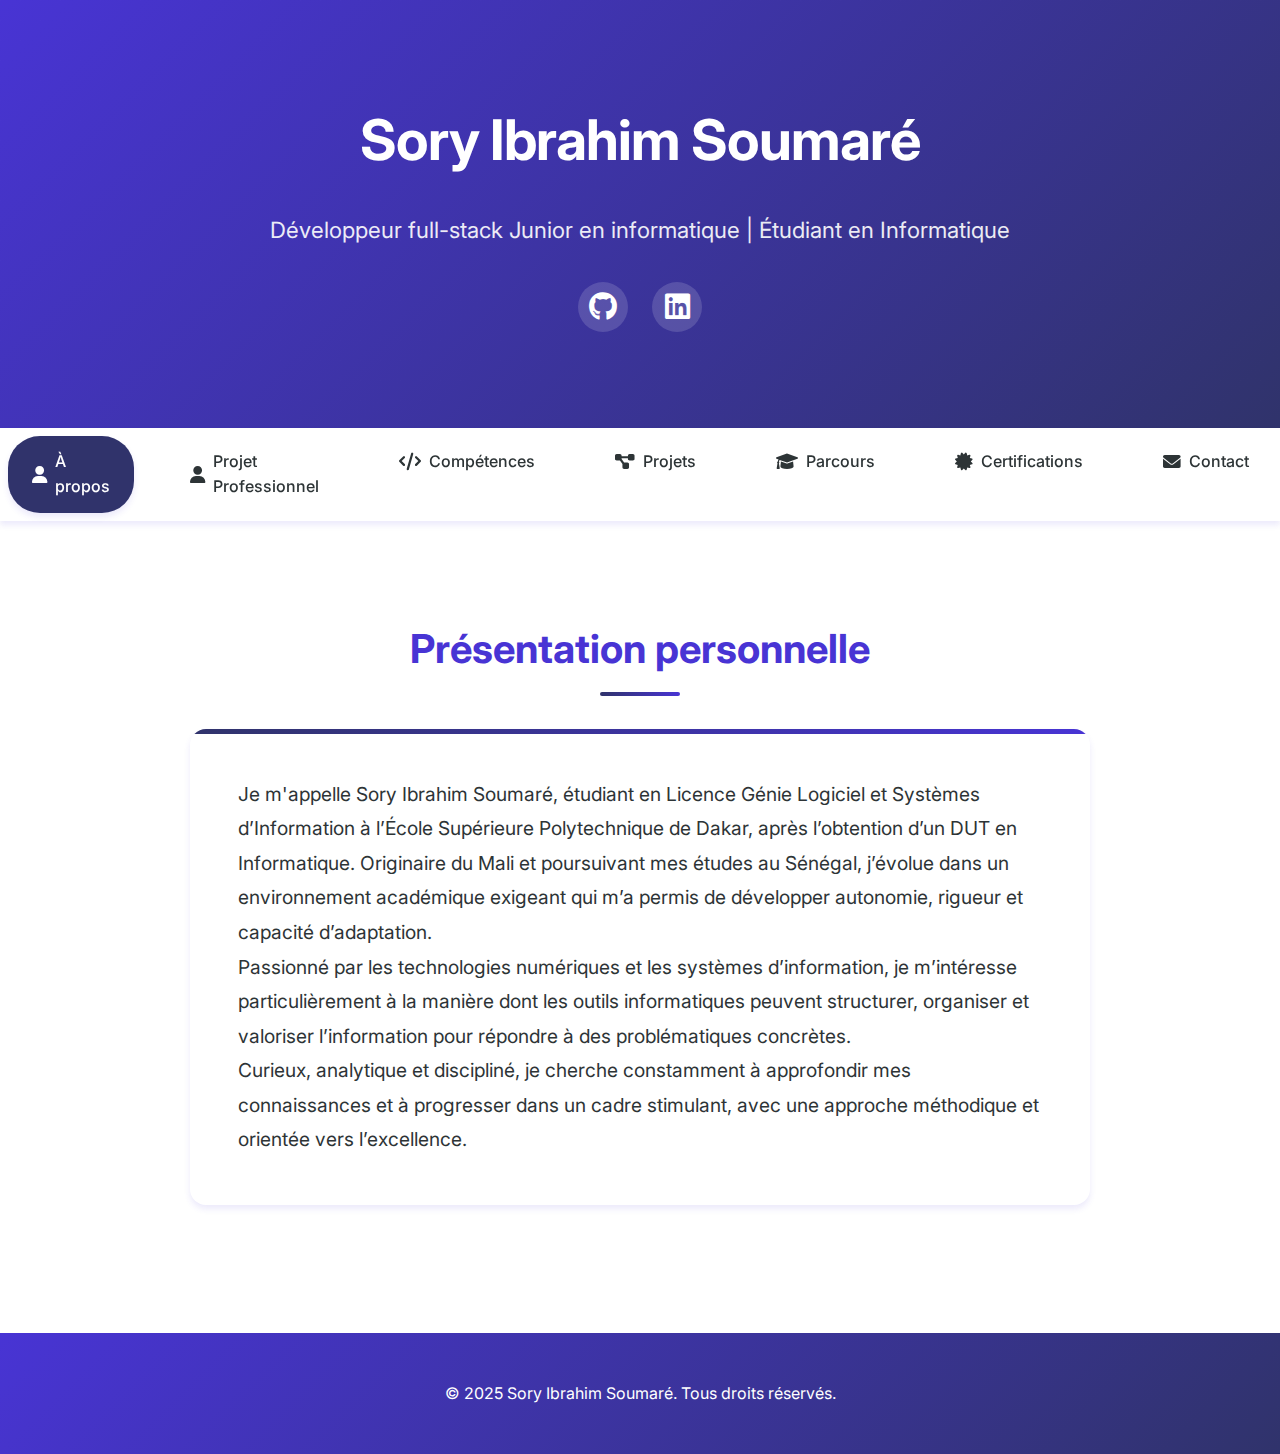
<file: index.html>
<!DOCTYPE html>
<html lang="fr">
<head>
  <meta charset="UTF-8">
  <meta name="viewport" content="width=device-width, initial-scale=1.0">
  <title>Portfolio - Sory Ibrahim Soumaré</title>
  <link rel="stylesheet" href="styles.css">
  <link href="https://fonts.googleapis.com/css2?family=Inter:wght@400;500;600;700&display=swap" rel="stylesheet">
  <link rel="stylesheet" href="https://cdnjs.cloudflare.com/ajax/libs/font-awesome/6.0.0/css/all.min.css">
</head>
<body>
  <header>
    <h1>Sory Ibrahim Soumaré</h1>
    <p>Développeur full-stack Junior en informatique | Étudiant en Informatique</p>
    <div class="social-links">
      <a href="https://github.com/Ryso667" target="_blank" rel="noopener noreferrer" class="hover-lift" aria-label="GitHub">
        <i class="fab fa-github"></i>
      </a>
      <a href="https://www.linkedin.com/in/sory-ibrahim-soumaré-824bb32b7" target="_blank" rel="noopener noreferrer" class="hover-lift" aria-label="LinkedIn">
        <i class="fab fa-linkedin"></i>
      </a>
    </div>
  </header>

  <nav>
    <ul>
      <li><a href="index.html" class="active"><i class="fas fa-user"></i> À propos</a></li>
      <li><a href="projetPro.html" class="active"><i class="fas fa-user"></i> Projet Professionnel </a></li>
      <li><a href="skills.html"><i class="fas fa-code"></i> Compétences</a></li>
      <li><a href="projects.html"><i class="fas fa-project-diagram"></i> Projets</a></li>
      <li><a href="experience.html"><i class="fas fa-graduation-cap"></i> Parcours</a></li>
      <li><a href="certifications.html"><i class="fas fa-certificate"></i> Certifications</a></li>
      <li><a href="contact.html"><i class="fas fa-envelope"></i> Contact</a></li>
    </ul>
  </nav>

  <section id="about">
    <h2>Présentation personnelle</h2>
    <div class="about-content hover-lift">
      <p>Je m'appelle Sory Ibrahim Soumaré, étudiant en Licence Génie Logiciel et Systèmes d’Information à l’École Supérieure Polytechnique de Dakar, après l’obtention d’un DUT en Informatique. Originaire du Mali et poursuivant mes études au Sénégal, j’évolue dans un environnement académique exigeant qui m’a permis de développer autonomie, rigueur et capacité d’adaptation.</p>

<p>Passionné par les technologies numériques et les systèmes d’information, je m’intéresse particulièrement à la manière dont les outils informatiques peuvent structurer, organiser et valoriser l’information pour répondre à des problématiques concrètes.</p>

<p>Curieux, analytique et discipliné, je cherche constamment à approfondir mes connaissances et à progresser dans un cadre stimulant, avec une approche méthodique et orientée vers l’excellence.</p>
    </div>
  </section>

  <footer>
    <p>&copy; 2025 Sory Ibrahim Soumaré. Tous droits réservés.</p>
  </footer>

  <script src="script.js"></script>
</body>
</html>
</file>
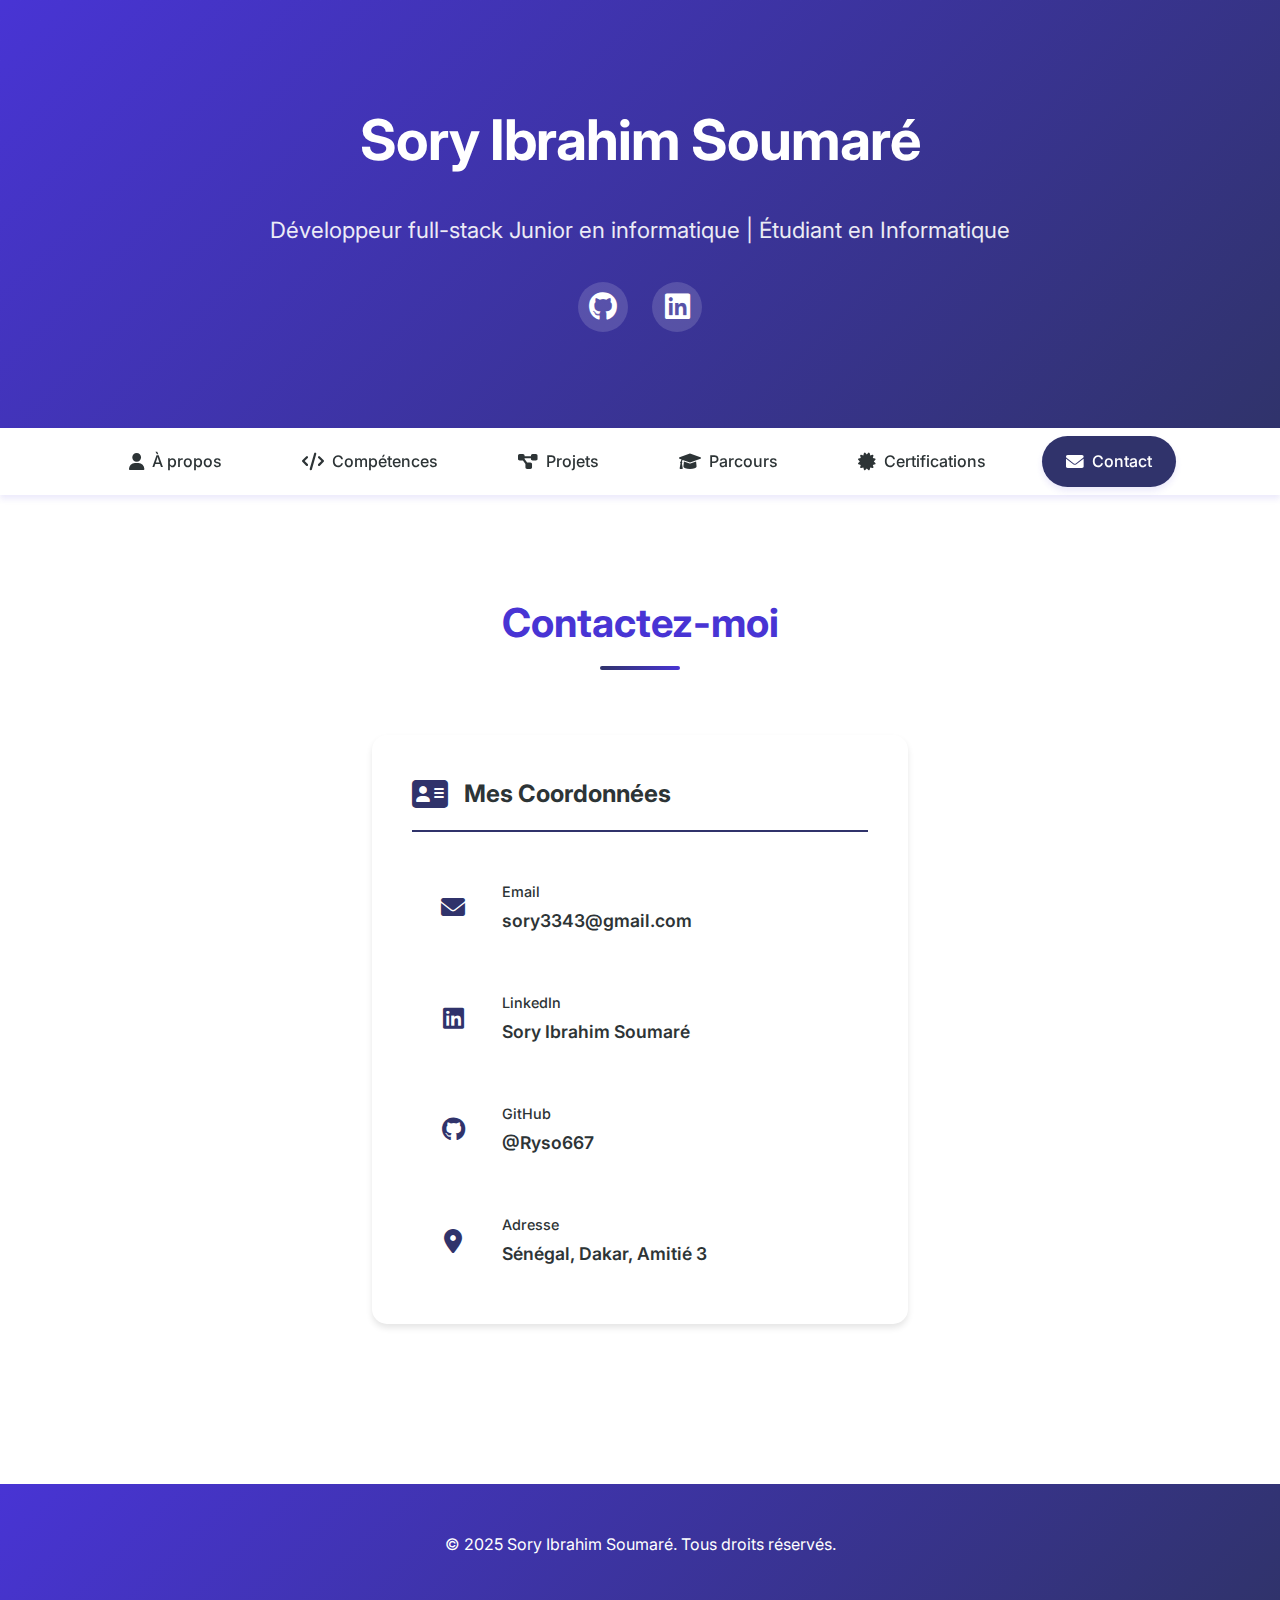
<file: contact.html>
<!DOCTYPE html>
<html lang="fr">
<head>
    <meta charset="UTF-8">
    <meta name="viewport" content="width=device-width, initial-scale=1.0">
    <title>Contact - Sory Ibrahim Soumaré</title>
    <link rel="stylesheet" href="styles.css">
    <link href="https://fonts.googleapis.com/css2?family=Inter:wght@400;500;600;700&display=swap" rel="stylesheet">
    <link rel="stylesheet" href="https://cdnjs.cloudflare.com/ajax/libs/font-awesome/6.0.0/css/all.min.css">
</head>
<body>
    <header>
        <h1>Sory Ibrahim Soumaré</h1>
        <p>Développeur full-stack Junior en informatique | Étudiant en Informatique</p>
        <div class="social-links">
            <a href="https://github.com/Ryso667" target="_blank" rel="noopener noreferrer" class="hover-lift" aria-label="GitHub">
                <i class="fab fa-github"></i>
            </a>
            <a href="https://www.linkedin.com/in/sory-ibrahim-soumaré-824bb32b7" target="_blank" rel="noopener noreferrer" class="hover-lift" aria-label="LinkedIn">
                <i class="fab fa-linkedin"></i>
            </a>
        </div>
    </header>

    <nav>
        <ul>
            <li><a href="index.html"><i class="fas fa-user"></i> À propos</a></li>
            <li><a href="skills.html"><i class="fas fa-code"></i> Compétences</a></li>
            <li><a href="projects.html"><i class="fas fa-project-diagram"></i> Projets</a></li>
            <li><a href="experience.html"><i class="fas fa-graduation-cap"></i> Parcours</a></li>
            <li><a href="certifications.html"><i class="fas fa-certificate"></i> Certifications</a></li>
            <li><a href="contact.html" class="active"><i class="fas fa-envelope"></i> Contact</a></li>
        </ul>
    </nav>

    <section id="contact">
        <h2>Contactez-moi</h2>
        <div class="contact-container">
            <div class="contact-info-card hover-lift">
                <div class="contact-header">
                    <i class="fas fa-address-card"></i>
                    <h3>Mes Coordonnées</h3>
                </div>
                <div class="contact-details">
                    <a href="mailto:sory3343@gmail.com" class="contact-item">
                        <div class="contact-icon">
                            <i class="fas fa-envelope"></i>
                        </div>
                        <div class="contact-text">
                            <span class="contact-label">Email</span>
                            <span class="contact-value">sory3343@gmail.com</span>
                        </div>
                    </a>
                    <a href="https://www.linkedin.com/in/sory-ibrahim-soumaré-824bb32b7" target="_blank" rel="noopener noreferrer" class="contact-item">
                        <div class="contact-icon">
                            <i class="fab fa-linkedin"></i>
                        </div>
                        <div class="contact-text">
                            <span class="contact-label">LinkedIn</span>
                            <span class="contact-value">Sory Ibrahim Soumaré</span>
                        </div>
                    </a>
                    <a href="https://github.com/Ryso667" target="_blank" rel="noopener noreferrer" class="contact-item">
                        <div class="contact-icon">
                            <i class="fab fa-github"></i>
                        </div>
                        <div class="contact-text">
                            <span class="contact-label">GitHub</span>
                            <span class="contact-value">@Ryso667</span>
                        </div>
                    </a>
                    <div class="contact-item">
                        <div class="contact-icon">
                            <i class="fas fa-map-marker-alt"></i>
                        </div>
                        <div class="contact-text">
                            <span class="contact-label">Adresse</span>
                            <span class="contact-value">Sénégal, Dakar, Amitié 3</span>
                        </div>
                    </div>
                </div>
            </div>
        </div>
    </section>

    <footer>
        <p>&copy; 2025 Sory Ibrahim Soumaré. Tous droits réservés.</p>
    </footer>

    <script src="script.js"></script>
</body>
</html>
</file>
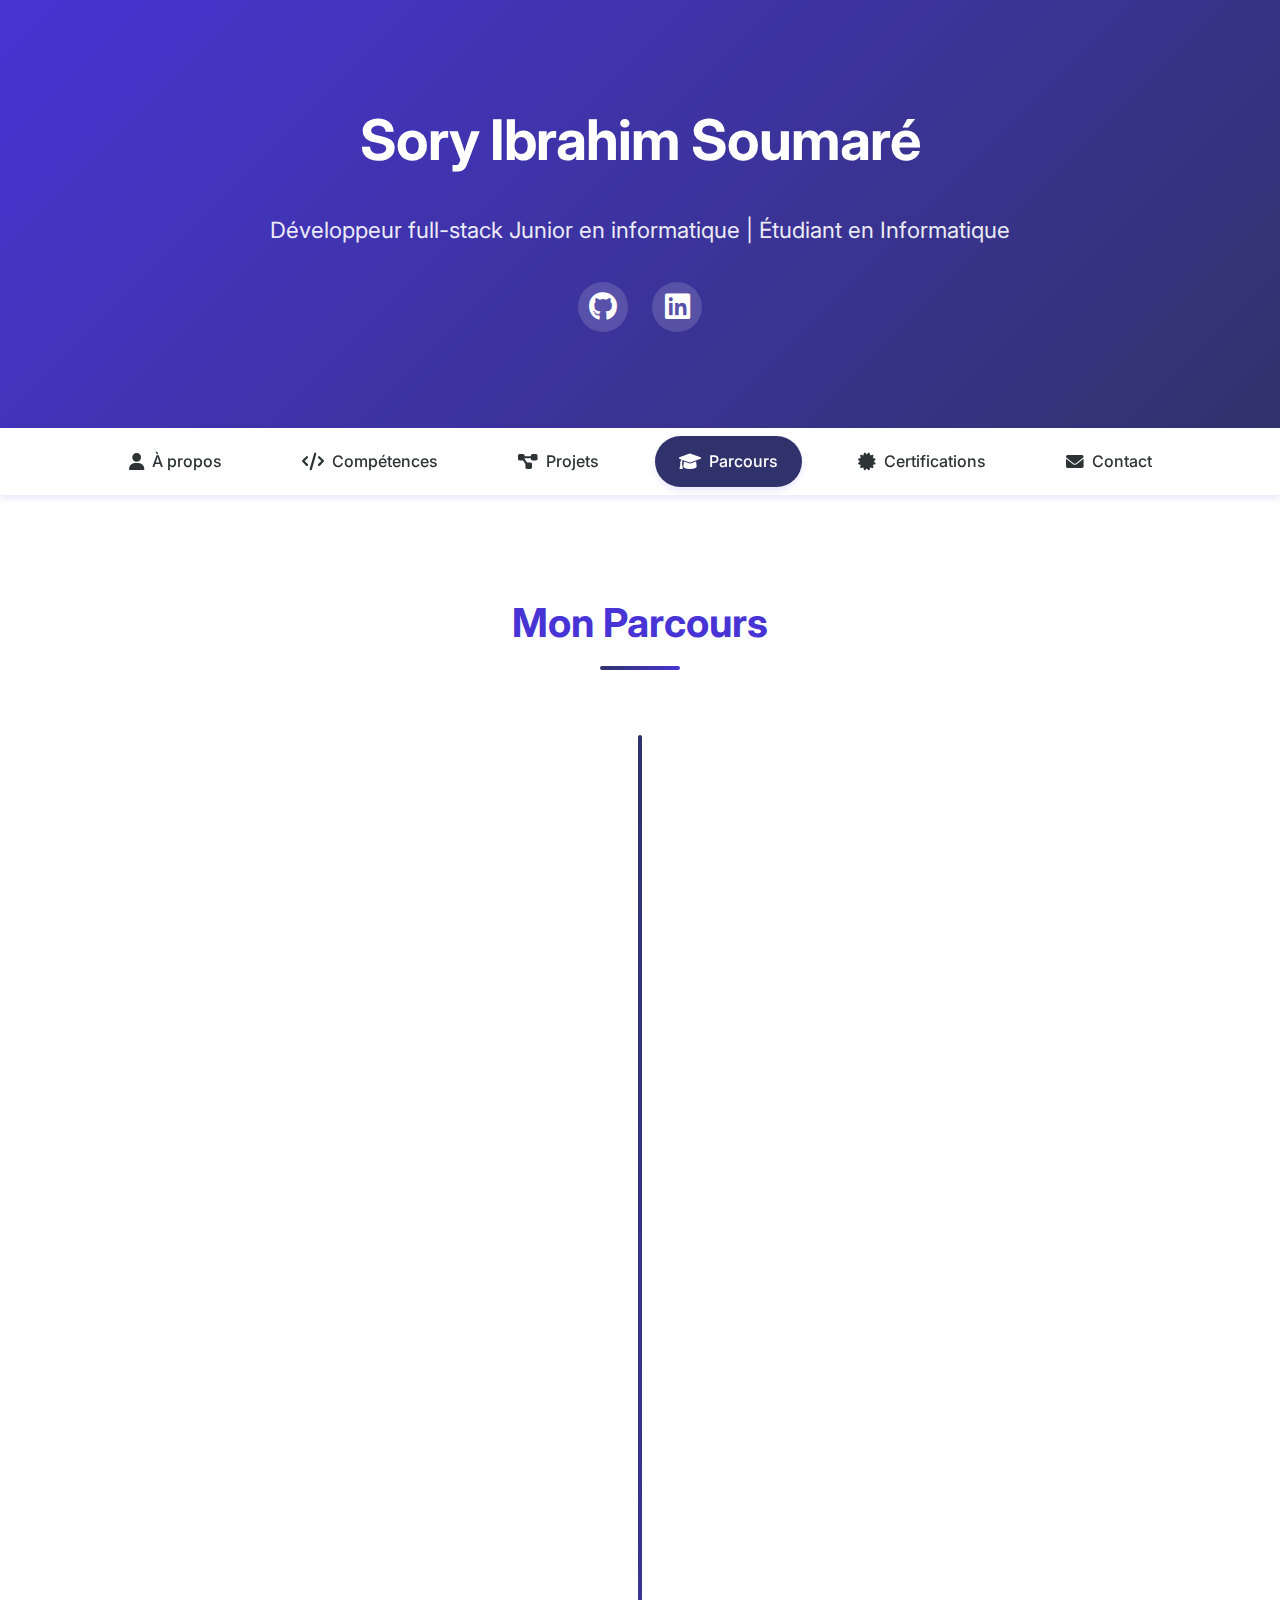
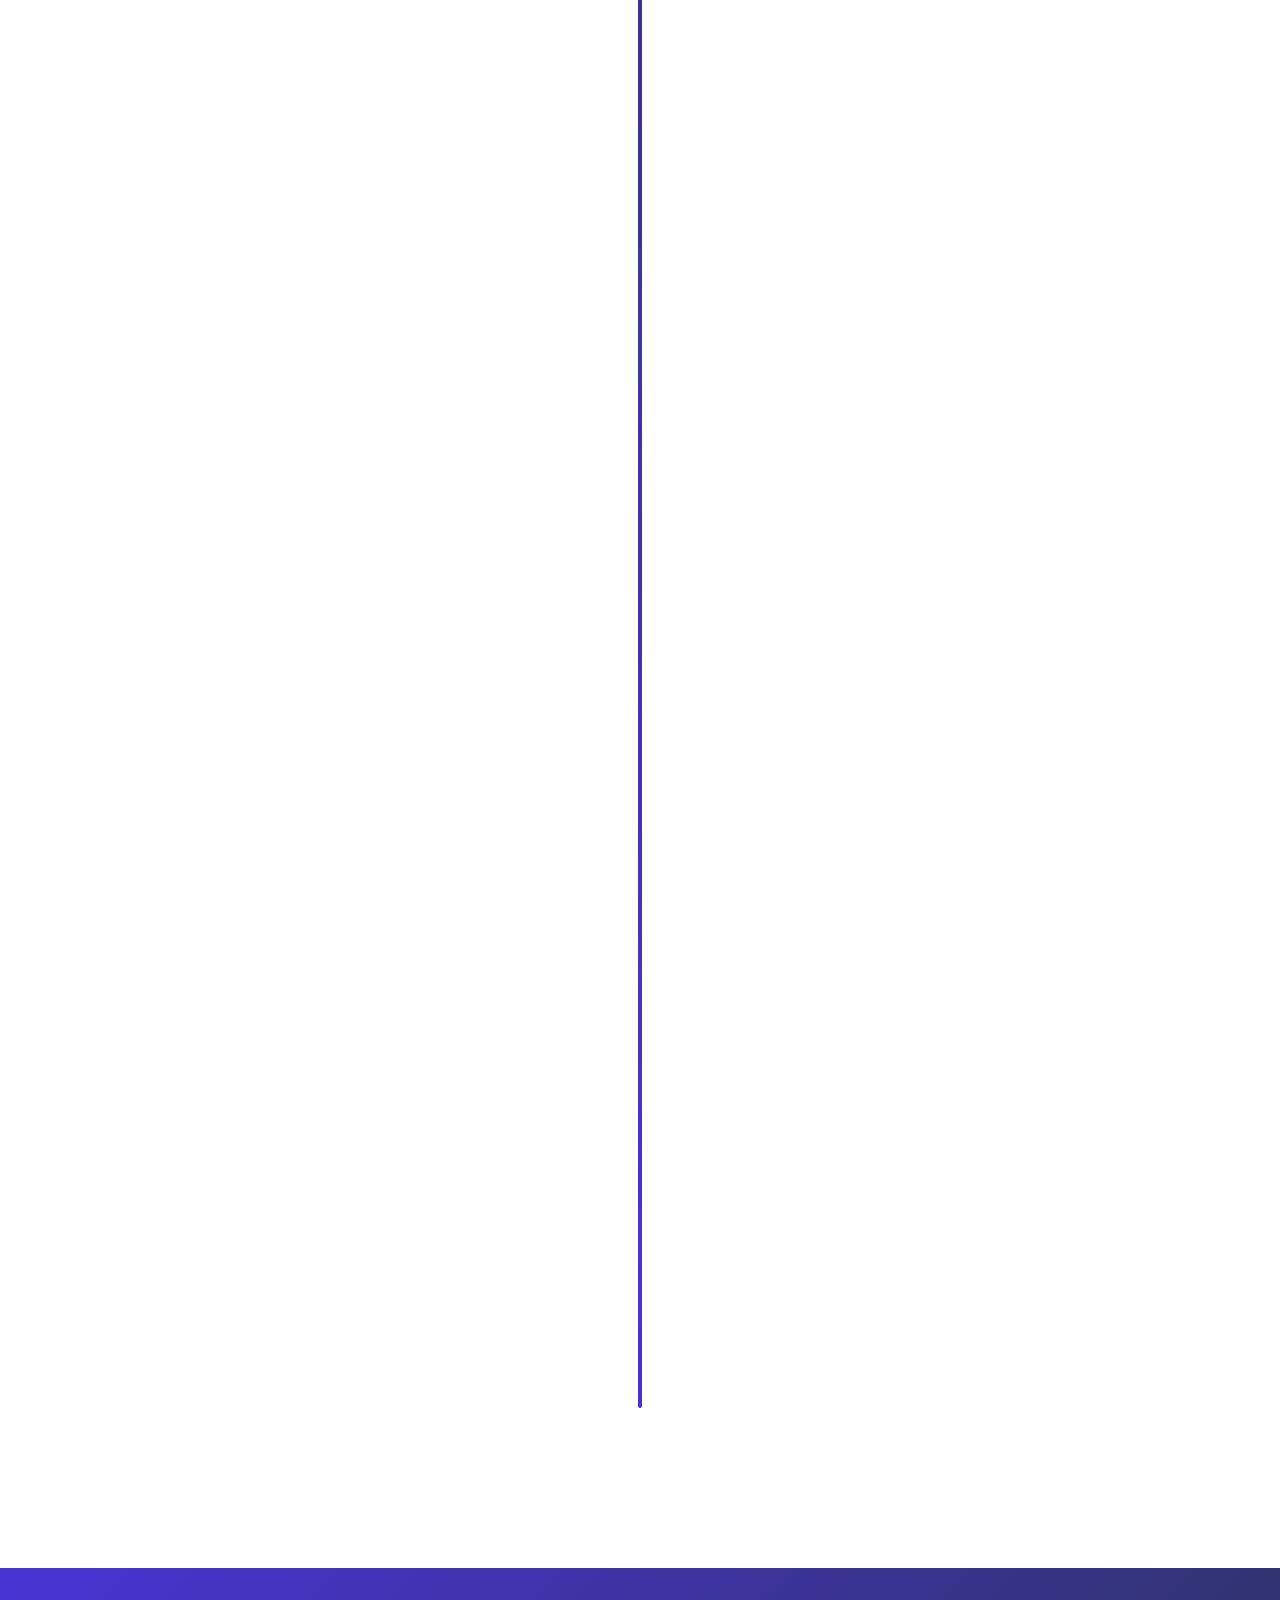
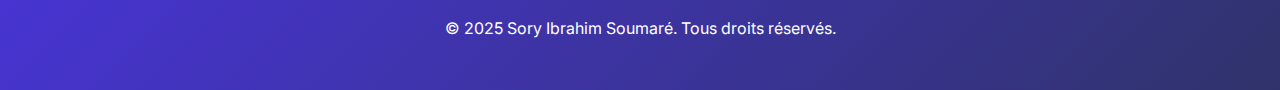
<file: experience.html>
<!DOCTYPE html>
<html lang="fr">
<head>
    <meta charset="UTF-8">
    <meta name="viewport" content="width=device-width, initial-scale=1.0">
    <title>Parcours - Sory Ibrahim Soumaré</title>
    <link rel="stylesheet" href="styles.css">
    <link href="https://fonts.googleapis.com/css2?family=Inter:wght@400;500;600;700&display=swap" rel="stylesheet">
    <link rel="stylesheet" href="https://cdnjs.cloudflare.com/ajax/libs/font-awesome/6.0.0/css/all.min.css">
</head>
<body>
    <header>
        <h1>Sory Ibrahim Soumaré</h1>
        <p>Développeur full-stack Junior en informatique | Étudiant en Informatique</p>
        <div class="social-links">
            <a href="https://github.com/Ryso667" target="_blank" rel="noopener noreferrer" class="hover-lift" aria-label="GitHub">
                <i class="fab fa-github"></i>
            </a>
            <a href="https://www.linkedin.com/in/sory-ibrahim-soumaré-824bb32b7" target="_blank" rel="noopener noreferrer" class="hover-lift" aria-label="LinkedIn">
                <i class="fab fa-linkedin"></i>
            </a>
        </div>
    </header>

    <nav>
        <ul>
            <li><a href="index.html"><i class="fas fa-user"></i> À propos</a></li>
            <li><a href="skills.html"><i class="fas fa-code"></i> Compétences</a></li>
            <li><a href="projects.html"><i class="fas fa-project-diagram"></i> Projets</a></li>
            <li><a href="experience.html" class="active"><i class="fas fa-graduation-cap"></i> Parcours</a></li>
            <li><a href="certifications.html"><i class="fas fa-certificate"></i> Certifications</a></li>
            <li><a href="contact.html"><i class="fas fa-envelope"></i> Contact</a></li>
        </ul>
    </nav>

    <section id="experience">
        <h2>Mon Parcours</h2>
        <div class="timeline-container">
            <div class="timeline">
                <!-- Formation actuelle -->
                <div class="timeline-item">
                    <div class="timeline-dot"></div>
                    <div class="timeline-content">
                        <div class="timeline-date">
                            <i class="far fa-calendar-alt"></i>
                            <span>2025 - En cours </span>
                        </div>
                        <div class="timeline-card">
                            <div class="timeline-header">
                                <i class="fas fa-laptop-code"></i>
                                <h3>Licence Professionnelle en informatique Option: Génie Logiciel</h3>
                            </div>
                            <div class="timeline-body">
                                <h4>École Supérieure Polytechnique (ESP), Dakar, Sénégal</h4>
                                <ul>
                                    <li><i class="fas fa-check"></i> Formation des professionnels capables de piloter des projets informatiques</li>
                                    <li><i class="fas fa-check"></i> Approfondissement en génie logiciel et systèmes d’information</li>
                                    <li><i class="fas fa-check"></i> Développement d’applications avec les technologies récentes</li>
                                    <li><i class="fas fa-check"></i> Analyse et conception d’applications via les outils du génie logiciel</li>
                                    <li><i class="fas fa-check"></i> Maîtrise des méthodes, normes et outils de développement logiciel</li>
                                    <li><i class="fas fa-check"></i> Gestion de projets technologiques et travail en équipe</li>
                                </ul>
                            </div>
                        </div>
                    </div>
                </div>

                <div class="timeline-item">
                    <div class="timeline-dot"></div>
                    <div class="timeline-content">
                        <div class="timeline-date">
                            <i class="far fa-calendar-alt"></i>
                            <span>2023 - 2025</span>
                        </div>
                        <div class="timeline-card">
                            <div class="timeline-header">
                                <i class="fas fa-graduation-cap"></i>
                                <h3>DUT Informatique</h3>
                            </div>
                            <div class="timeline-body">
                                <h4>École Supérieure Polytechnique de Dakar, Sénégal</h4>
                                <ul>
                                    <li><i class="fas fa-check"></i> Formation en développement web et applications</li>
                                    <li><i class="fas fa-check"></i> Programmation orientée objet avec Java</li>
                                    <li><i class="fas fa-check"></i> Bases de données et systèmes d'information</li>
                                    <li><i class="fas fa-check"></i> Projets pratiques en équipe</li>
                                </ul>
                            </div>
                        </div>
                    </div>
                </div>

                <!-- Formation précédente -->
                <div class="timeline-item">
                    <div class="timeline-dot"></div>
                    <div class="timeline-content">
                        <div class="timeline-date">
                            <i class="far fa-calendar-alt"></i>
                            <span>2022 - 2023</span>
                        </div>
                        <div class="timeline-card">
                            
                            <div class="timeline-header">
                                <i class="fas fa-school"></i>
                                <h3>Baccalauréat Scientifique</h3>
                            </div>
                            <div class="timeline-body">
                                <h4>Lycée Maarif de Turquie au Mali, Bamako, Mali</h4>
                                <ul>
                                    <li><i class="fas fa-check"></i> Spécialisation en sciences</li>
                                    <li><i class="fas fa-check"></i> Formation en mathématiques et physique</li>
                                    <li><i class="fas fa-check"></i> Développement des compétences analytiques</li>
                                </ul>
                            </div>
                        </div>
                    </div>
                </div>

                <!-- DEF -->
                <div class="timeline-item">
                    <div class="timeline-dot"></div>
                    <div class="timeline-content">
                        <div class="timeline-date">
                            <i class="far fa-calendar-alt"></i>
                            <span>2019-2020</span>
                        </div>
                        <div class="timeline-card">
                            <div class="timeline-header">
                                <i class="fas fa-award"></i>
                                <h3>Diplôme d'Études Fondamentales (DEF)</h3>
                            </div>
                            <div class="timeline-body">
                                <h4>Ecole le Vivier, Bamako, Mali</h4>
                                <ul>
                                    <li><i class="fas fa-check"></i> Formation générale validant la fin du cycle fondamental</li>
                                </ul>
                            </div>
                        </div>
                    </div>
                </div>
            </div>
        </div>
    </section>

    <footer>
        <p>&copy; 2025 Sory Ibrahim Soumaré. Tous droits réservés.</p>
    </footer>

    <script src="script.js"></script>
</body>
</html>
</file>
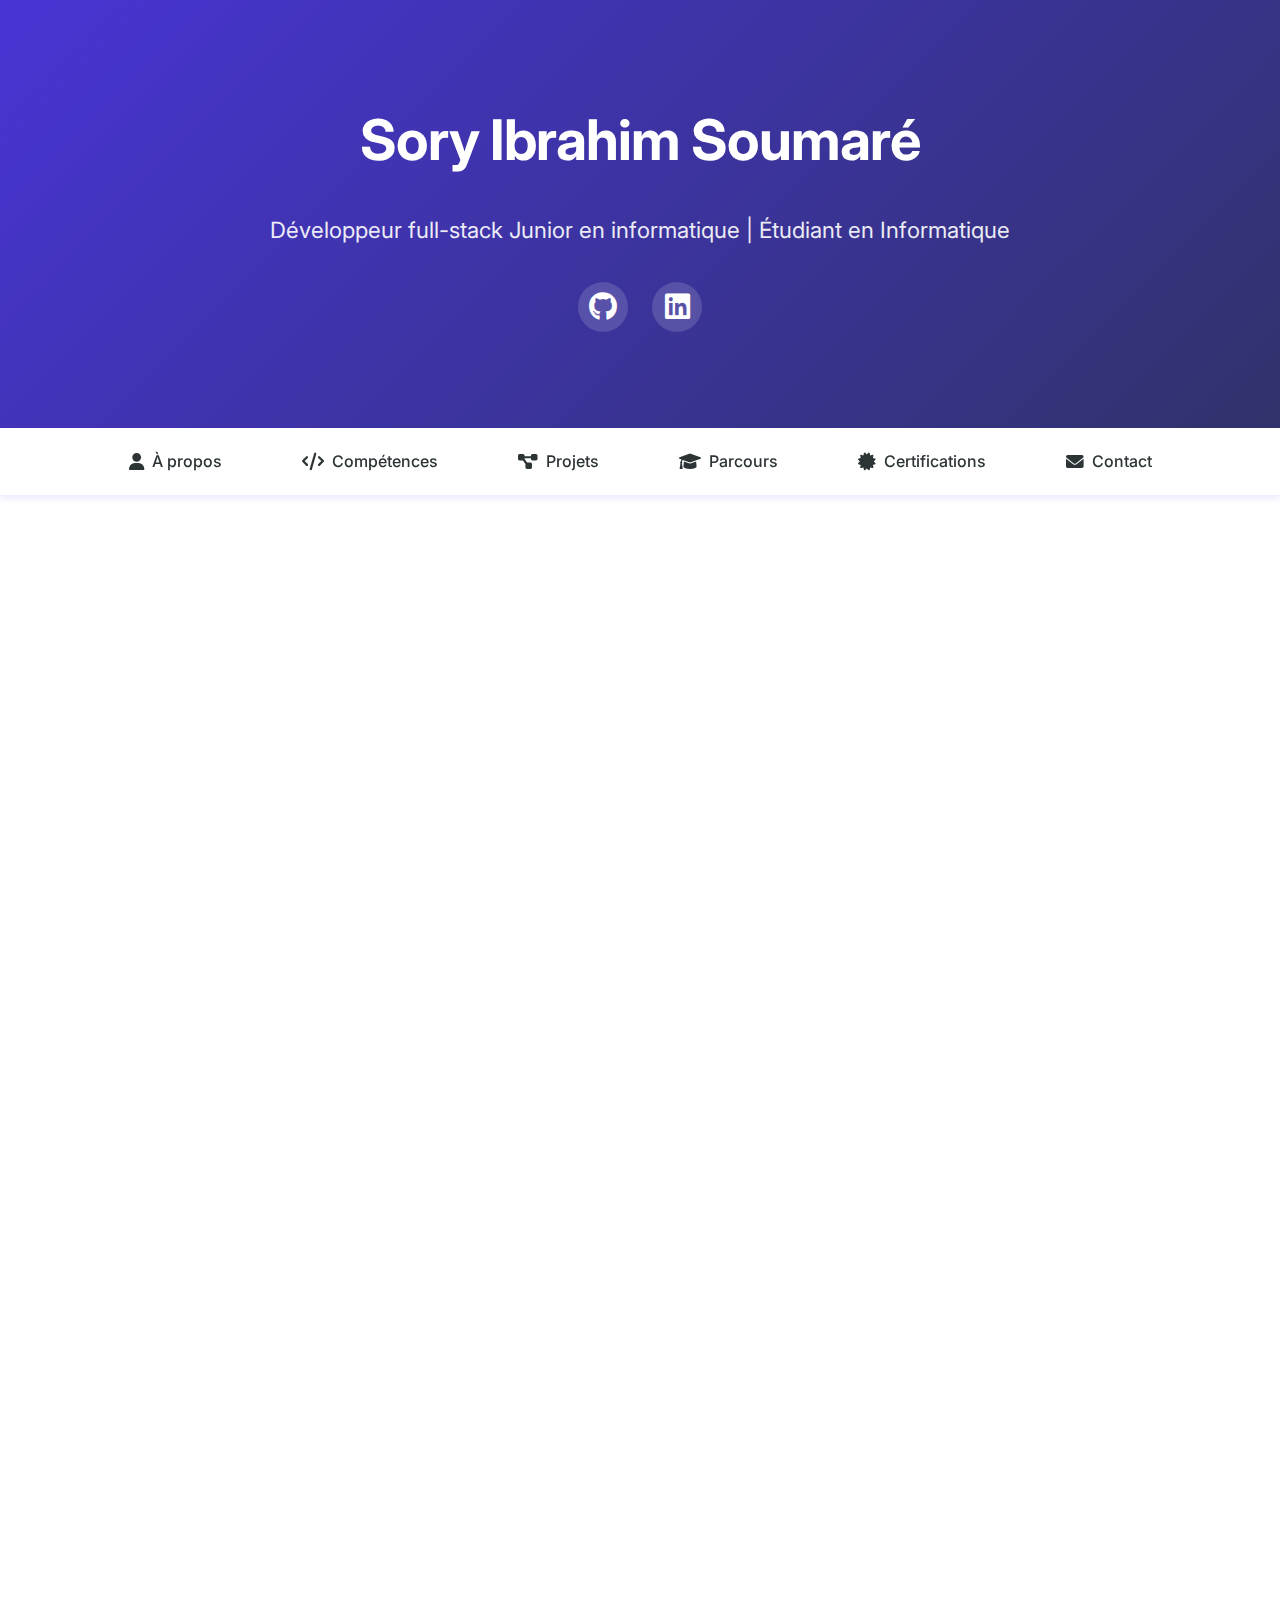
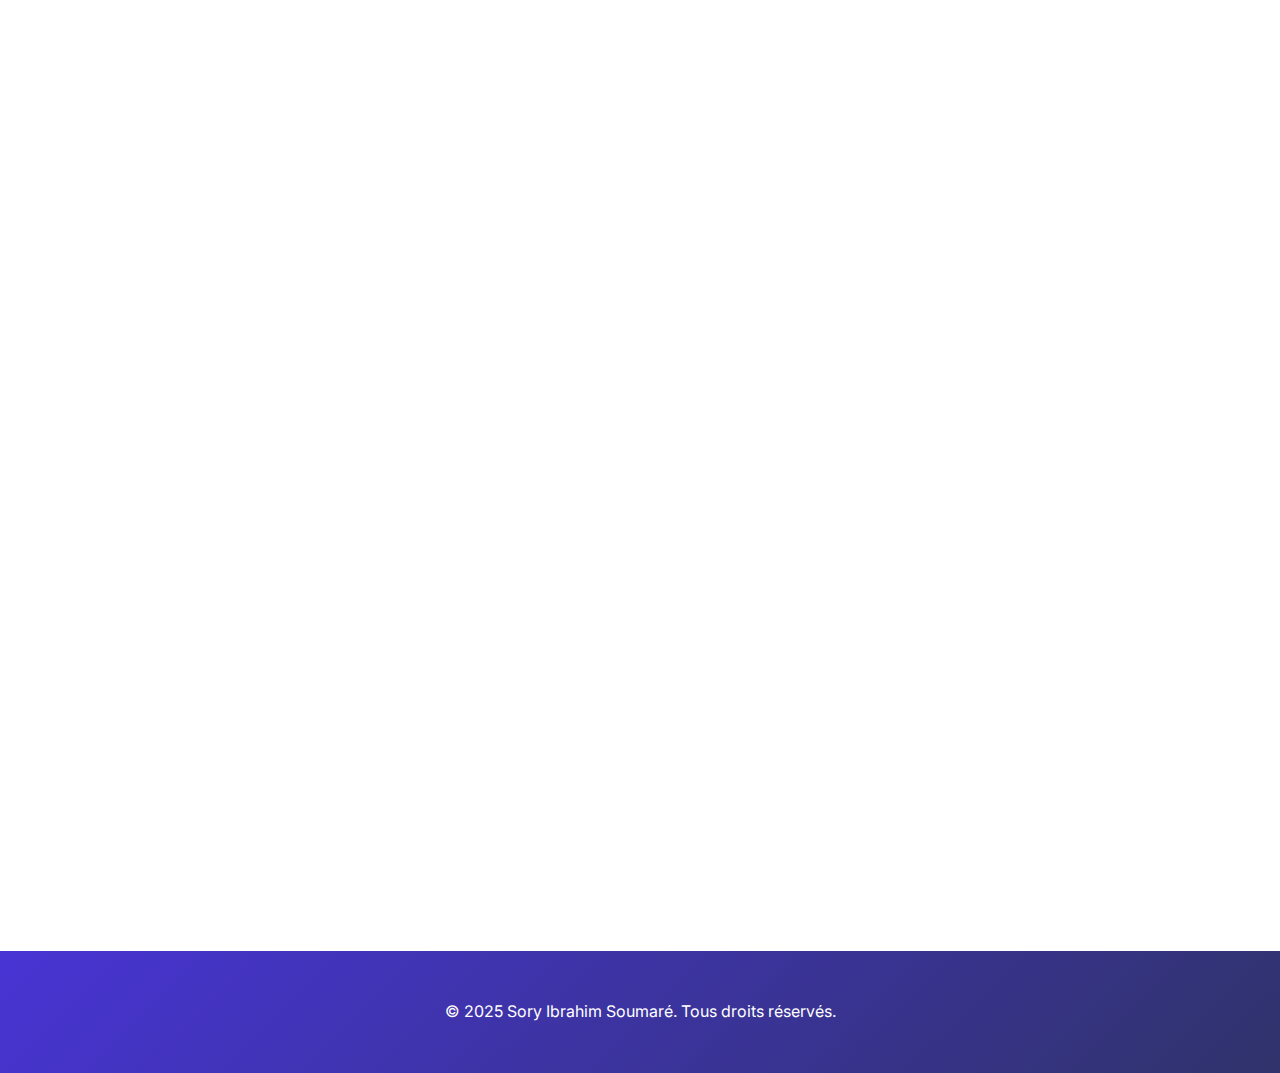
<file: project-betail.html>
<!DOCTYPE html>
<html lang="fr">
<head>
    <meta charset="UTF-8">
    <meta name="viewport" content="width=device-width, initial-scale=1.0">
    <title>Plateforme de vente de bétail - Sory Ibrahim Soumaré</title>
    <link rel="stylesheet" href="styles.css">
    <link href="https://fonts.googleapis.com/css2?family=Inter:wght@400;500;600;700&display=swap" rel="stylesheet">
    <link rel="stylesheet" href="https://cdnjs.cloudflare.com/ajax/libs/font-awesome/6.0.0/css/all.min.css">
</head>
<body>
    <header>
        <h1>Sory Ibrahim Soumaré</h1>
        <p>Développeur full-stack Junior en informatique | Étudiant en Informatique</p>
        <div class="social-links">
            <a href="https://github.com/Ryso667" target="_blank" rel="noopener noreferrer" class="hover-lift" aria-label="GitHub">
                <i class="fab fa-github"></i>
            </a>
            <a href="https://www.linkedin.com/in/sory-ibrahim-soumaré-824bb32b7" target="_blank" rel="noopener noreferrer" class="hover-lift" aria-label="LinkedIn">
                <i class="fab fa-linkedin"></i>
            </a>
        </div>
    </header>

    <nav>
        <ul>
            <li><a href="index.html"><i class="fas fa-user"></i> À propos</a></li>
            <li><a href="skills.html"><i class="fas fa-code"></i> Compétences</a></li>
            <li><a href="projects.html"><i class="fas fa-project-diagram"></i> Projets</a></li>
            <li><a href="experience.html"><i class="fas fa-graduation-cap"></i> Parcours</a></li>
            <li><a href="certifications.html"><i class="fas fa-certificate"></i> Certifications</a></li>
            <li><a href="contact.html"><i class="fas fa-envelope"></i> Contact</a></li>
        </ul>
    </nav>

    <section id="project-detail">
        <div class="project-detail-container">
            <!-- En-tête du projet -->
            <div class="project-header-detail">
                <div class="project-icon">
                    <i class="fas fa-store"></i>
                </div>
                <div class="project-title-section">
                    <span class="project-category">Projet Académique - E-commerce & Gestion commerciale</span>
                    <h1>Plateforme de gestion et de vente de bétail</h1>
                    <p class="project-pitch">
                    Développement d’une solution web complète dédiée à une entreprise de commerce de bétail. 
                    La plateforme centralise la gestion du stock, le suivi des fournisseurs et la publication d’annonces, 
                    tout en offrant aux clients la possibilité de consulter les offres et de passer commande en ligne. 
                    Elle intègre un espace administrateur et des interfaces dédiées aux gestionnaires internes.
                    </p>
                </div>
            </div>

            <!-- Informations générales -->
            <div class="project-info-grid">
                <div class="info-card">
                    <h3><i class="fas fa-calendar-alt"></i> Période</h3>
                    <p>Janvier 2025 - Avril 2025</p>
                </div>
                <div class="info-card">
                    <h3><i class="fas fa-users"></i> Équipe</h3>
                    <p>6 développeurs</p>
                </div>
                <div class="info-card">
                    <h3><i class="fas fa-graduation-cap"></i> Contexte</h3>
                    <p>
                        Projet académique réalisé en équipe pour une entreprise souhaitant digitaliser la gestion et la vente de son bétail. 
                        J’ai participé au développement du module de gestion des stocks et des annonces.
                        
                    </p>
                </div>
                <div class="info-card">
                    <h3><i class="fas fa-clock"></i> Durée</h3>
                    <p>4 mois</p>
                </div>
            </div>

            <!-- Contenu principal -->
            <div class="project-content-grid">
                <!-- Contexte & Objectifs -->
                <div class="content-section">
                    <h2><i class="fas fa-bullseye"></i> Contexte & Objectifs</h2>
                    <div class="section-content">
                        <p>
                            Développement d’une plateforme e-commerce pour une entreprise  souhaitant digitaliser la gestion et la vente de son bétail. 
                            La solution centralise le suivi des stocks, la publication des annonces et la gestion des commandes.
                            </p>
                            <p><strong>Problème résolu :</strong> Difficulté pour les clients de trouver et acheter du bétail de qualité auprès de l’entreprise, ainsi que pour l’entreprise de gérer efficacement son stock et ses annonces.</p>
                    </div>
                </div>

                <!-- Mon rôle & Responsabilités -->
                <div class="content-section">
                    <h2><i class="fas fa-user-tie"></i> Mon Rôle & Responsabilités</h2>
                    <div class="section-content">
                        <ul class="responsibilities-list">
                            <li><i class="fas fa-check"></i> Chef d’équipe : répartition des tâches et supervision des membres du groupe (5 développeurs)</li>
                            <li><i class="fas fa-check"></i> Conception et implémentation de la base de données pour la gestion du stock et des annonces</li>
                            <li><i class="fas fa-check"></i> Développement des fonctionnalités CRUD pour les bêtes (ajout, modification, suppression)</li>
                            <li><i class="fas fa-check"></i> Gestion des fournisseurs et suivi de leurs informations</li>
                            <li><i class="fas fa-check"></i> Contribution à l’interface administrateur et au design des pages</li>
                            <li><i class="fas fa-check"></i> Collaboration et intégration des modules développés par chaque membre de l’équipe</li>
                            <li><i class="fas fa-check"></i> Réalisation de tests fonctionnels et suivi de la qualité du code</li>
   
                        </ul>
                    </div>
                </div>

                <!-- Technologies utilisées -->
                <div class="content-section">
                    <h2><i class="fas fa-tools"></i> Technologies & Outils</h2>
                    <div class="section-content">
                        <div class="tech-categories">
                            <div class="tech-category">
                                <h4>Frontend</h4>
                                <div class="tech-tags">
                                    <span class="tech-tag">HTML5</span>
                                    <span class="tech-tag">CSS3</span>
                                    <span class="tech-tag">JavaScript</span>
                                    <span class="tech-tag">Hack</span>
                                    <span class="tech-tag">Tailwind-css</span>
                                </div>
                            </div>
                            <div class="tech-category">
                                <h4>Backend</h4>
                                <div class="tech-tags">
                                    <span class="tech-tag">PHP</span>
                                    <span class="tech-tag">MySQL</span>
                                    <span class="tech-tag">SQL</span>
                                </div>
                            </div>
                            <div class="tech-category">
                                <h4>Outils</h4>
                                <div class="tech-tags">
                                    <span class="tech-tag">Git</span>
                                    <span class="tech-tag">GitHub</span>
                                    <span class="tech-tag">VS Code</span>
                                </div>
                            </div>
                        </div>
                    </div>
                </div>

                <!-- Fonctionnalités clés -->
                <div class="content-section">
                    <h2><i class="fas fa-star"></i> Fonctionnalités Clés</h2>
                    <div class="section-content">
                        <div class="features-grid">
                            <div class="feature-item">
                                <i class="fas fa-database"></i>
                                <h4>Gestion de stock</h4>
                                <p>Système complet de suivi des animaux avec catégorisation</p>
                            </div>
                            <div class="feature-item">
                                <i class="fas fa-users"></i>
                                <h4>Gestion des fournisseurs</h4>
                                <p>Inscription et suivi des fournisseurs avec profils détaillés</p>
                            </div>
                            <div class="feature-item">
                                <i class="fas fa-search"></i>
                                <h4>Recherche avancée</h4>
                                <p>Filtres par type d'animal, prix, etc ...</p>
                            </div>
                            <div class="feature-item">
                                <i class="fas fa-shopping-cart"></i>
                                <h4>Panier d'achat</h4>
                                <p>Système de commande et suivi des transactions</p>
                            </div>
                            <div class="feature-item">
                                <i class="fas fa-cogs"></i>
                                <h4>Interface d'administration</h4>
                                <p>Panel de contrôle pour la gestion complète du site</p>
                            </div>
                            <div class="feature-item">
                                <i class="fas fa-mobile-alt"></i>
                                <h4>Design responsive</h4>
                                <p>Interface adaptée à tous les types d'appareils</p>
                            </div>
                        </div>
                    </div>
                </div>
                
               <!-- Démonstrations vidéo -->
               <div class="content-section">
                <h2><i class="fas fa-video"></i> Démonstrations Vidéo</h2>
                <div class="section-content">
                    <div class="videos-grid">
            
                        <!-- Interface Client -->
                        <div class="video-demo-item">
                            <div class="video-demo-header">
                                <i class="fas fa-user"></i>
                                <h4>Interface Client</h4>
                            </div>
                            <div class="video-container-small">
                                <iframe 
                                    src="https://drive.google.com/file/d/1e3zCLvoYqxpkpqt1wN9dODWccS1uise6/preview" 
                                    width="640" height="360" allow="autoplay" allowfullscreen>
                                </iframe>
                            </div>
                            <p>Démonstration de l'interface client : accueil, recherche de bêtes, catalogue, etc...</p>
                        </div>
            
                        <!-- Interface Administrateur -->
                        <div class="video-demo-item">
                            <div class="video-demo-header">
                                <i class="fas fa-user"></i>
                                <h4>Interface Administrateur</h4>
                            </div>
                            <div class="video-container-small">
                                <iframe 
                                    src="https://drive.google.com/file/d/1rS6DVMvU8HXQS8XvbP3UTjvVVWE5LA8e/preview" 
                                    width="640" height="360" allow="autoplay" allowfullscreen>
                                </iframe>
                            </div>
                            <p>Démonstration de l'interface administrateur : gestion des comptes utilisateurs.</p>
                        </div>
            
                        <!-- Interface Chargé de Publication - Partie 1 -->
                        <div class="video-demo-item">
                            <div class="video-demo-header">
                                <i class="fas fa-briefcase"></i>
                                <h4>Interface Chargé de Publication - Partie 1</h4>
                            </div>
                            <div class="video-container-small">
                                <iframe 
                                    src="https://drive.google.com/file/d/1_m40pbhfx993jCtbMo4Subalvf7k5iXO/preview" 
                                    width="640" height="360" allow="autoplay" allowfullscreen>
                                </iframe>
                            </div>
                            <p>Démonstration de l'interface du chargé de publication : gestion du stock, des factures, commandes, etc.</p>
                        </div>
            
                        <!-- Interface Chargé de Publication - Partie 2 -->
                        <div class="video-demo-item">
                            <div class="video-demo-header">
                                <i class="fas fa-cogs"></i>
                                <h4>Interface Chargé de Publication - Partie 2</h4>
                            </div>
                            <div class="video-container-small">
                                <iframe 
                                    src="https://drive.google.com/file/d/1IDddRb3Pwf3KTQ5X4w0pogw7zerB5Vp-/preview" 
                                    width="640" height="360" allow="autoplay" allowfullscreen>
                                </iframe>
                            </div>
                            <p>Démonstration de l'interface du chargé de publication : gestion des annonces.</p>
                        </div>
            
                    </div>
                </div>
            </div>


                <!-- Liens -->
                <div class="content-section">
                    <h2><i class="fas fa-link"></i> Liens</h2>
                    <div class="section-content">
                        <div class="project-links-detail">
                            <a href="https://github.com/ix-e/projetHalpulaar" target="_blank" rel="noopener noreferrer" class="link-button">
                                <i class="fab fa-github"></i>
                                Code source GitHub
                            </a>
                        </div>
                    </div>
                </div>

                <!-- Résultats & Apprentissages -->
                <div class="content-section">
                    <h2><i class="fas fa-trophy"></i> Résultats & Apprentissages</h2>
                    <div class="section-content">
                        <div class="results-section">
                            <h4>Résultats obtenus :</h4>
                            <ul>
                                <li>Plateforme e-commerce fonctionnelle répondant aux besoins de l’entreprise</li>
                                <li>Système de gestion de stock et des annonces efficace et fiable</li>
                                <li>Interface utilisateur intuitive pour les clients et administrateurs</li>
                                <li>Base de données optimisée pour assurer la fiabilité et la rapidité des transactions</li>
                                <li>Livraison du projet dans les délais prévus grâce à une coordination efficace</li>
                            </ul>
                        </div>
                        <div class="learnings-section">
                            <h4>Apprentissages clés :</h4>
                            <ul>
                                <li>Leadership et gestion de projet : supervision de l’équipe, planification et répartition des tâches</li>
                                <li>Développement full-stack : conception et implémentation Front-end et Back-end</li>
                                <li>Conception et optimisation de bases de données relationnelles pour la gestion des stocks et des annonces</li>
                                <li>Collaboration efficace dans un environnement de groupe avec Git et GitHub</li>
                                <li>Amélioration des interfaces utilisateurs pour différents profils (clients et administrateurs)</li>
                            </ul>
                        </div>
                        <div class="challenges-section">
                            <h4>Défis surmontés :</h4>
                            <ul>
                                <li>Coordination et intégration harmonieuse des modules développés par les différents membres</li>
                                <li>Assurer la cohérence et la fiabilité des données stockées dans la base</li>
                                <li>Optimisation des requêtes pour des recherches rapides et précises</li>
                                <li>Maintien d’une qualité de code constante et gestion des conflits Git</li>
                            </ul>
                        </div>
                    </div>
                </div>
            </div>

            <!-- Navigation -->
            <div class="project-navigation">
                <a href="project-intermediation.html" class="nav-button">
                    <i class="fas fa-arrow-left"></i>
                    Projet précédent
                </a>
                <a href="project-notes.html" class="nav-button">
                    Projet suivant
                    <i class="fas fa-arrow-right"></i>
                </a>
            </div>
        </div>
    </section>

    <footer>
        <p>&copy; 2025 Sory Ibrahim Soumaré. Tous droits réservés.</p>
    </footer>

    <script src="script.js"></script>
</body>
</html>
</file>
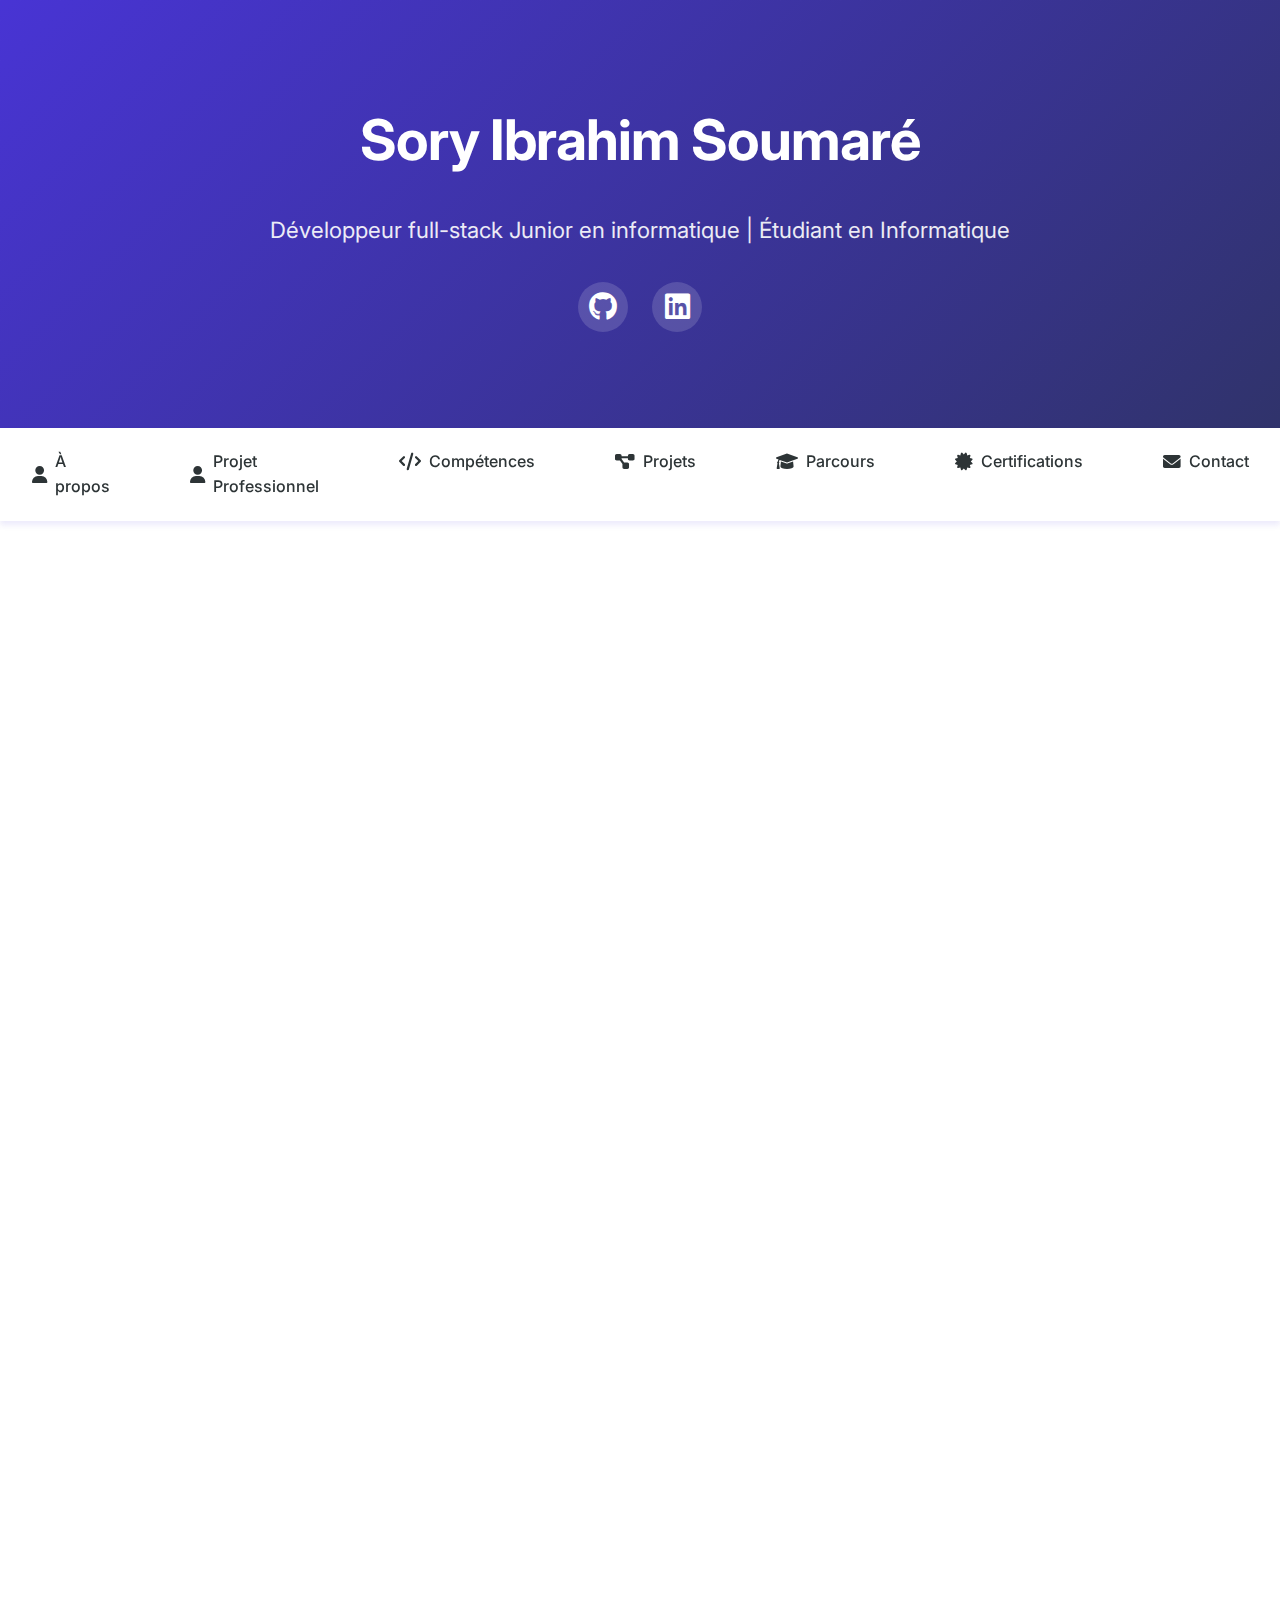
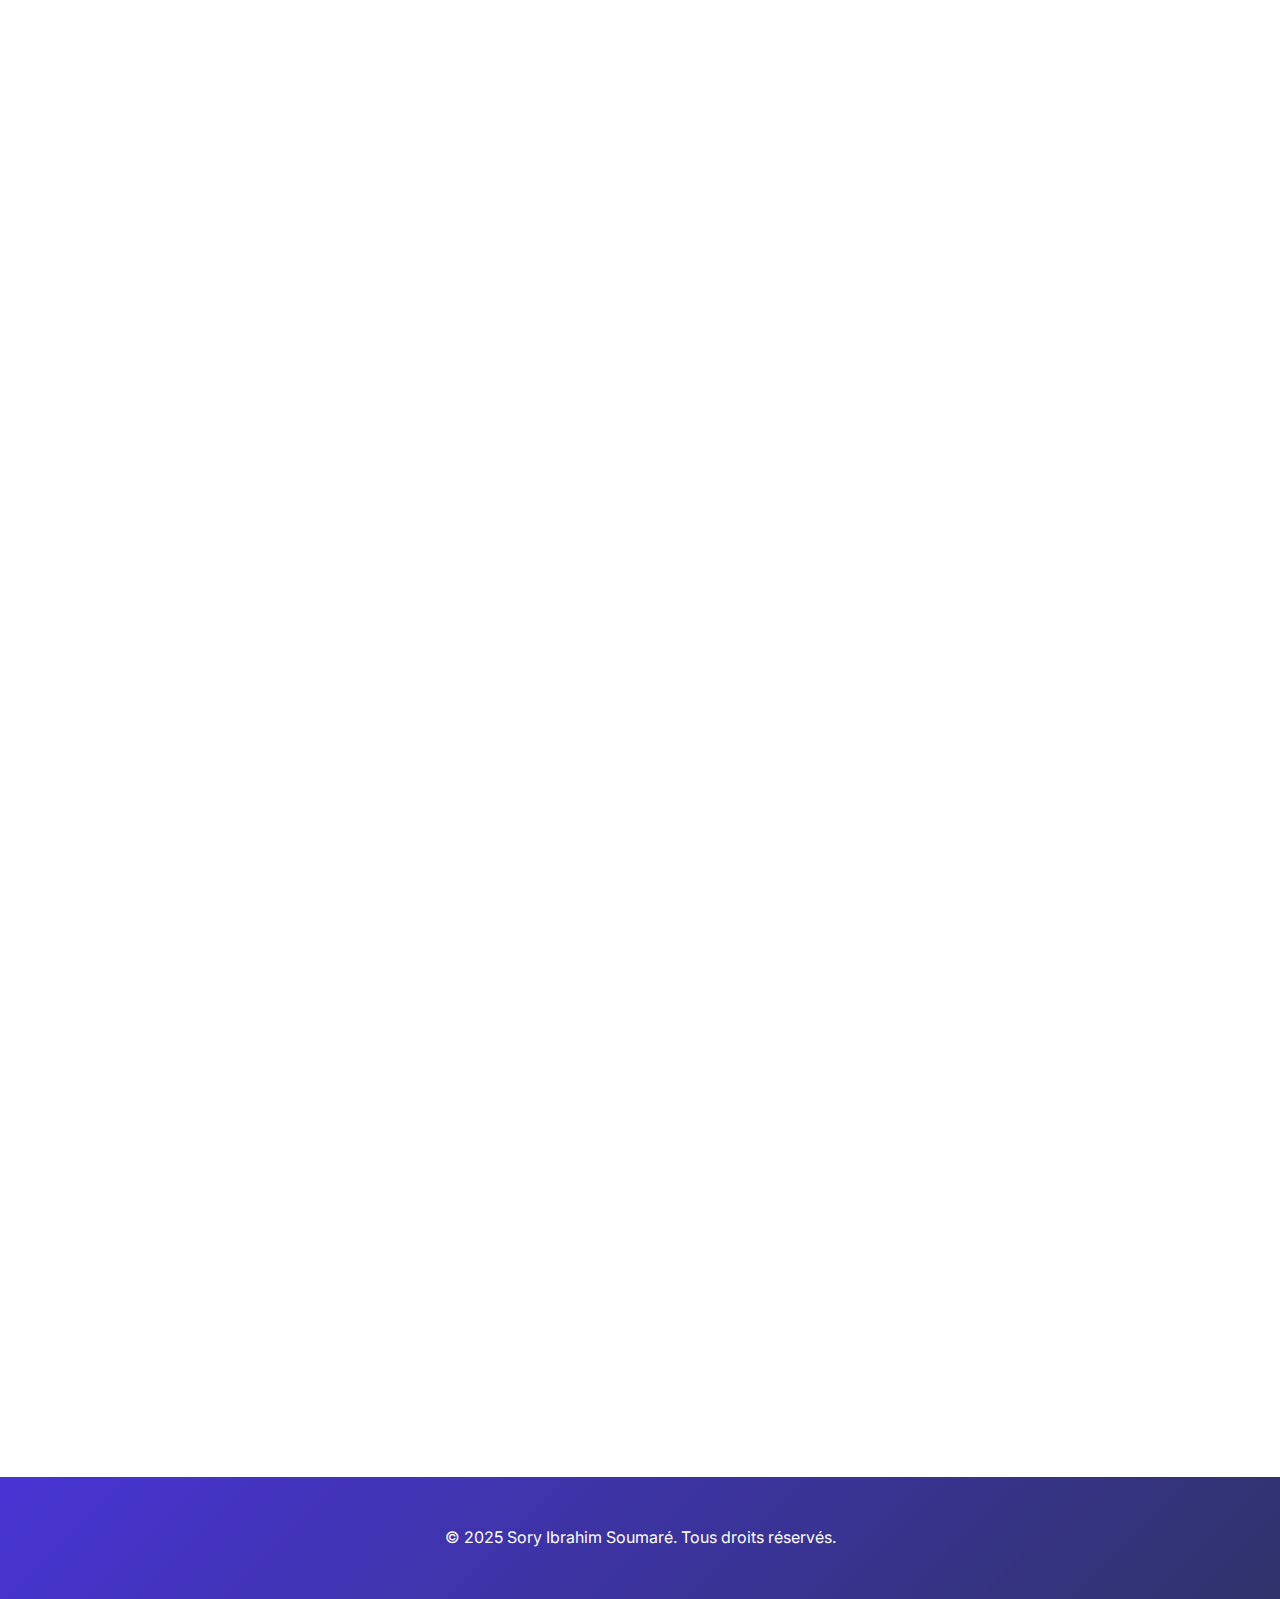
<file: project-cartographie.html>
<!DOCTYPE html>
<html lang="fr">
<head>
    <meta charset="UTF-8">
    <meta name="viewport" content="width=device-width, initial-scale=1.0">
    <title>Interface de cartographie interactive - Sory Ibrahim Soumaré</title>
    <link rel="stylesheet" href="styles.css">
    <link href="https://fonts.googleapis.com/css2?family=Inter:wght@400;500;600;700&display=swap" rel="stylesheet">
    <link rel="stylesheet" href="https://cdnjs.cloudflare.com/ajax/libs/font-awesome/6.0.0/css/all.min.css">
</head>
<body>
    <header>
        <h1>Sory Ibrahim Soumaré</h1>
        <p>Développeur full-stack Junior en informatique | Étudiant en Informatique</p>
        <div class="social-links">
            <a href="https://github.com/Ryso667" target="_blank" rel="noopener noreferrer" class="hover-lift" aria-label="GitHub">
                <i class="fab fa-github"></i>
            </a>
            <a href="https://www.linkedin.com/in/sory-ibrahim-soumaré-824bb32b7" target="_blank" rel="noopener noreferrer" class="hover-lift" aria-label="LinkedIn">
                <i class="fab fa-linkedin"></i>
            </a>
        </div>
    </header>

    <nav>
        <ul>
            <li><a href="index.html"><i class="fas fa-user"></i> À propos</a></li>
            <li><a href="projetPro.html" class="active"><i class="fas fa-user"></i> Projet Professionnel </a></li>
            <li><a href="skills.html"><i class="fas fa-code"></i> Compétences</a></li>
            <li><a href="projects.html"><i class="fas fa-project-diagram"></i> Projets</a></li>
            <li><a href="experience.html"><i class="fas fa-graduation-cap"></i> Parcours</a></li>
            <li><a href="certifications.html"><i class="fas fa-certificate"></i> Certifications</a></li>
            <li><a href="contact.html"><i class="fas fa-envelope"></i> Contact</a></li>
        </ul>
    </nav>

    <section id="project-detail">
        <div class="project-detail-container">
            <!-- En-tête du projet -->
            <div class="project-header-detail">
                <div class="project-icon">
                    <i class="fas fa-map-marked-alt"></i>
                </div>
                <div class="project-title-section">
                    <span class="project-category">Stage - CIRAD</span>
                    <h1>Interface de cartographie interactive</h1>
                    <p class="project-pitch">Développement d'une interface web pour la géolocalisation des organisations partenaires de la DyTAES.</p>
                </div>
            </div>

            <!-- Informations générales -->
            <div class="project-info-grid">
                <div class="info-card">
                    <h3><i class="fas fa-calendar-alt"></i> Période</h3>
                    <p>Stage de fin d'études</p>
                </div>
                <div class="info-card">
                    <h3><i class="fas fa-building"></i> Organisation</h3>
                    <p>CIRAD (Centre de coopération internationale en recherche agronomique pour le développement)</p>
                </div>
                <div class="info-card">
                    <h3><i class="fas fa-users"></i> Équipe</h3>
                    <p>Projet individuel avec encadrement</p>
                </div>
                <div class="info-card">
                    <h3><i class="fas fa-clock"></i> Durée</h3>
                    <p>3 mois</p>
                </div>
            </div>

            <!-- Contenu principal -->
            <div class="project-content-grid">
                <!-- Contexte & Objectifs -->
                <div class="content-section">
                    <h2><i class="fas fa-bullseye"></i> Contexte & Objectifs</h2>
                    <div class="section-content">
                        <p><strong>Contexte :</strong> Ce projet a été réalisé dans le cadre de mon stage de fin d’études au <strong>CIRAD</strong>, en partenariat avec la <strong>DyTAES</strong> (Dynamique pour une Transition Agroécologique au Sénégal). L’objectif global était de concevoir un outil numérique innovant permettant de <strong>centraliser, visualiser et analyser les données géospatiales</strong> liées aux organisations engagées dans la transition agroécologique.</p>

                        <p><strong>Objectif principal :</strong> Concevoir et développer une interface de cartographie interactive facilitant la <strong>prise de décision basée sur les données</strong> pour les acteurs du réseau agroécologique.</p>

                        <p><strong>Objectifs spécifiques :</strong></p>
                        <ul>
                        <li>Modéliser la base de données géospatiale et définir la structure des informations à représenter ;</li>
                        <li>Développer une interface intuitive de géolocalisation des institutions et de leurs zones d’intervention ;</li>
                        <li>Concevoir une interface administrateur sécurisée pour la mise à jour des données ;</li>
                        <li>Implémenter des fonctionnalités de filtrage dynamique et de visualisation cartographique avancée ;</li>
                        <li>Documenter le projet et assurer sa maintenabilité.</li>
                        </ul>

                        <p><strong>Résultat :</strong> Une <strong>application web performante</strong> offrant une vision claire et interactive des acteurs de la transition agroécologique, améliorant ainsi la coordination, le partage de données et l’aide à la décision.</p>


                </div>

                <!-- Mon rôle & Responsabilités -->
                <div class="content-section">
                    <h2><i class="fas fa-user-tie"></i> Mon Rôle & Responsabilités</h2>
                    <div class="section-content">
                        <ul class="responsibilities-list">
                            <li><i class="fas fa-check"></i> <strong>Analyse fonctionnelle et technique</strong>des besoins exprimés par les partenaires du projet ;</li>
                            <li><i class="fas fa-check"></i> <strong>Conception UML</strong>et élaboration de la base de données géospatiale sous MySQL ;</li>
                            <li><i class="fas fa-check"></i> <strong>Développement full-stack</strong>: intégration du front-end et back-end avec une communication asynchrone (AJAX, JSON) ;</li>
                            <li><i class="fas fa-check"></i> <strong>Implémentation de la carte interactive</strong>avec Leaflet.js et gestion des couches dynamiques ;</li>
                            <li><i class="fas fa-check"></i> <strong>Optimisation du chargement des données</strong>pour de meilleures performances sur grands ensembles géographiques ;</li>
                            <li><i class="fas fa-check"></i>  <strong>Rédaction d’une documentation techniqueet d’un manuel utilisateur </strong> </li>
                        </ul>
                    </div>
                </div>

                <!-- Technologies utilisées -->
                <div class="content-section">
                    <h2><i class="fas fa-tools"></i> Technologies & Outils</h2>
                    <div class="section-content">
                        <div class="tech-categories">
                            <div class="tech-category">
                                <h4>Frontend</h4>
                                <div class="tech-tags">
                                    <span class="tech-tag">HTML5</span>
                                    <span class="tech-tag">CSS3</span>
                                    <span class="tech-tag">Tailwind-css</span>
                                    <span class="tech-tag">JavaScript </span>
                                    <span class="tech-tag">Leaflet.js</span>
                                </div>
                            </div>
                            <div class="tech-category">
                                <h4>Backend</h4>
                                <div class="tech-tags">
                                    <span class="tech-tag">PHP</span>
                                    <span class="tech-tag">MySQL</span>
                                    
                                </div>
                            </div>
                            <div class="tech-category">
                                <h4>Outils</h4>
                                <div class="tech-tags">
                                    <span class="tech-tag">Git</span>
                                    <span class="tech-tag">GitHub</span>
                                    <span class="tech-tag">Figma</span>
                                    <span class="tech-tag">VS Code</span>
                                </div>
                            </div>
                        </div>
                    </div>
                </div>

                <!-- Fonctionnalités clés -->
                <div class="content-section">
                    <h2><i class="fas fa-star"></i> Fonctionnalités Clés</h2>
                    <div class="section-content">
                        <div class="features-grid">
                            <div class="feature-item">
                                <i class="fas fa-map"></i>
                                <h4>Cartes interactives</h4>
                                <p>Visualisation de données géographiques avec zoom, pan et sélection de zones</p>
                            </div>
                           
                            <div class="feature-item">
                                <i class="fas fa-search"></i>
                                <h4>Recherche d'institutions</h4>
                                <p>Recherche par mots clés, zones administratives ou critères personnalisés</p>
                            </div>
                           
                            <div class="feature-item">
                                <i class="fas fa-download"></i>
                                <h4>Export de données</h4>
                                <p>Export des visualisations et données sélectionnées en différents formats</p>
                            </div>
                            <div class="feature-item">
                                <i class="fas fa-sync-alt"></i>
                                <h4>Mise à jour des données</h4>
                                <p>Mise à jour des données des institutions et leurs localités d'intervention</p>
                            </div>
                            <div class="feature-item">
                                <i class="fas fa-mobile-alt"></i>
                                <h4>Interface responsive</h4>
                                <p>Adaptation automatique à tous les types d'écrans et appareils</p>
                            </div>
                        </div>
                    </div>
                </div>

                <!-- Démonstration vidéo -->
                <div class="content-section">
                    <h2><i class="fas fa-video"></i> Démonstration Vidéo</h2>
                    <div class="section-content">
                        <div class="video-container">
                            <h4>Vidéo démo partie 1</h4>
                
                            <!-- Intégration Google Drive -->
                            <iframe 
                                src="https://drive.google.com/file/d/1iJR4xzv056LlvrsGIESrtxQI0-Wdtr1o/preview"
                                width="640" 
                                height="360" 
                                allow="autoplay"
                                allowfullscreen>
                            </iframe>
                
                            <div class="video-description">
                                <p><strong>Présentation du projet DyTAES :</strong> 
                                Cette vidéo démontre les fonctionnalités principales de l'interface de cartographie interactive développée pour la géolocalisation des organisations partenaires de la DyTAES.</p>
                            </div>
                        </div>
                    </div>
                </div>
                <div class="video-demo-item">
                    <div class="video-demo-header">
                        <i class="fas fa-cogs"></i>
                        <h4>Vidéo démo partie 2</h4>
                    </div>
                
                    <div class="video-container-small">
                        <!-- Intégration Google Drive -->
                        <iframe 
                            src="https://drive.google.com/file/d/1pjbRAZCJiqJwyrCqlBDOJneCMQqetL1b/preview"
                            width="640" 
                            height="360" 
                            allow="autoplay"
                            allowfullscreen>
                        </iframe>
                    </div>
                </div>

                <!-- Liens -->
                <div class="content-section">
                    <h2><i class="fas fa-link"></i> Liens </h2>
                    <div class="section-content">
                        <div class="project-links-detail">
                            <a href="https://github.com/Ryso667/Dytaes-Cartographie_interactive" target="_blank" rel="noopener noreferrer" class="link-button">
                                <i class="fab fa-github"></i>
                                Code source GitHub
                            </a>
                            <a href="#" class="link-button disabled">
                                <i class="fas fa-external-link-alt"></i>
                                Démo en ligne (bientôt disponible)
                            </a>
                        </div>
                    </div>
                </div>

                <!-- Résultats & Apprentissages -->
                <div class="content-section">
                    <h2><i class="fas fa-trophy"></i> Résultats & Apprentissages</h2>
                    <div class="section-content">
                        <div class="results-section">
                            <h4>Résultats obtenus :</h4>
                            <ul>
                                <li>Base de données géospatiale complète et normalisée des membres de la DyTAES ;</li>
                                <li>Application web responsive et fonctionnelle, testée sur plusieurs navigateurs ;</li>
                                <li>Amélioration de la prise de décision et de la coordination entre acteurs ;</li>
                                <li>Valorisation de la donnée au service du développement durable.</li
                            </ul>
                        </div>
                        <div class="learnings-section">
                            <h4>Apprentissages clés :</h4>
                            <ul>
                                <li>Renforcement de mes compétences en modélisation et gestion de bases de données ;</li>
                                <li>Approfondissement de la programmation web interactive et de l’exploitation de données spatiales ;</li>
                                <li>Expérience en travail interdisciplinaire avec chercheurs et experts en environnement ;</li>
                                <li>Développement de l’autonomie et de la rigueur méthodologique nécessaires à un projet de recherche appliquée.</li>
                            </ul>
                        </div>
                        <div class="challenges-section">
                            <h4>Défis surmontés :</h4>
                            <ul>
                                <li><strong>Conception d’un modèle de données optimisé :</strong> Création d’une structure relationnelle adaptée aux données géospatiales ;</li>
                                <li><strong>Communication front/back efficace :</strong> Implémentation d’une API PHP renvoyant des données au format JSON ;</li>
                                <li><strong>Filtrage dynamique et affichage instantané :</strong> Gestion d’événements complexes avec JavaScript pour une expérience fluide ;</li>
                                <li><strong>Travail en autonomie :</strong> Capacité à organiser le projet de bout en bout, de l’analyse à la mise en production.</li>
                            </ul>
                        </div>
                    </div>
                </div>
            </div>

            <!-- Navigation -->
            <div class="project-navigation">
                <a href="projects.html" class="nav-button">
                    <i class="fas fa-arrow-left"></i>
                    Retour aux projets
                </a>
                <a href="project-smarttech.html" class="nav-button">
                    Projet suivant
                    <i class="fas fa-arrow-right"></i>
                </a>
            </div>
        </div>
    </section>

    <footer>
        <p>&copy; 2025 Sory Ibrahim Soumaré. Tous droits réservés.</p>
    </footer>

    <script src="script.js"></script>
</body>
</html>
</file>
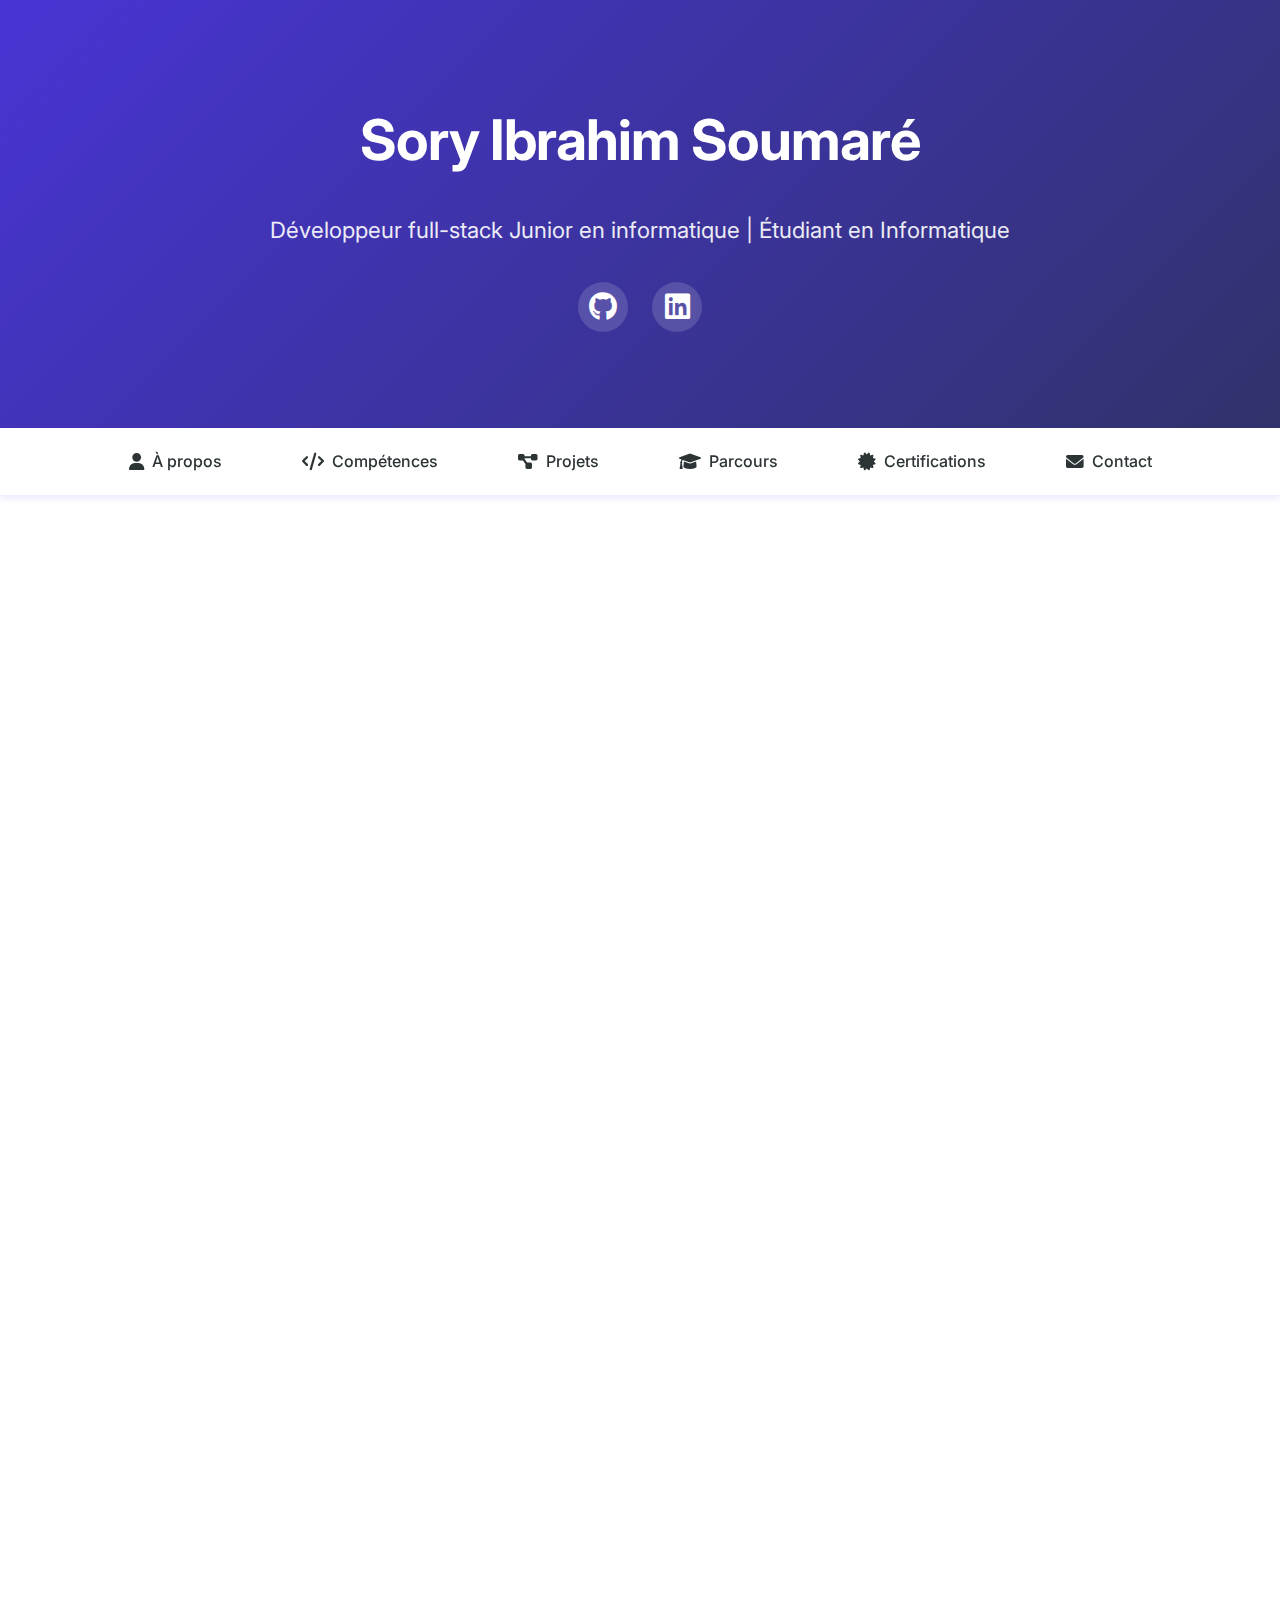
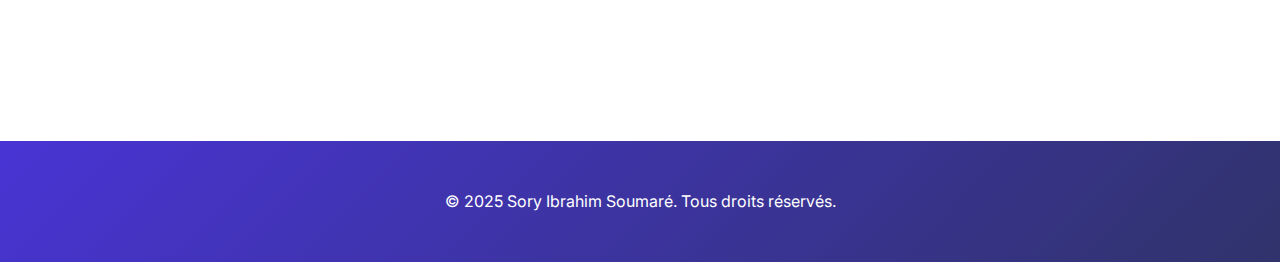
<file: project-intermediation.html>
<!DOCTYPE html>
<html lang="fr">
<head>
    <meta charset="UTF-8">
    <meta name="viewport" content="width=device-width, initial-scale=1.0">
    <title>Plateforme clients-freelances - Sory Ibrahim Soumaré</title>
    <link rel="stylesheet" href="styles.css">
    <link href="https://fonts.googleapis.com/css2?family=Inter:wght@400;500;600;700&display=swap" rel="stylesheet">
    <link rel="stylesheet" href="https://cdnjs.cloudflare.com/ajax/libs/font-awesome/6.0.0/css/all.min.css">
</head>
<body>
    <header>
        <h1>Sory Ibrahim Soumaré</h1>
        <p>Développeur full-stack Junior en informatique | Étudiant en Informatique</p>
        <div class="social-links">
            <a href="https://github.com/Ryso667" target="_blank" rel="noopener noreferrer" class="hover-lift" aria-label="GitHub">
                <i class="fab fa-github"></i>
            </a>
            <a href="https://www.linkedin.com/in/sory-ibrahim-soumaré-824bb32b7" target="_blank" rel="noopener noreferrer" class="hover-lift" aria-label="LinkedIn">
                <i class="fab fa-linkedin"></i>
            </a>
        </div>
    </header>

    <nav>
        <ul>
            <li><a href="index.html"><i class="fas fa-user"></i> À propos</a></li>
            <li><a href="skills.html"><i class="fas fa-code"></i> Compétences</a></li>
            <li><a href="projects.html"><i class="fas fa-project-diagram"></i> Projets</a></li>
            <li><a href="experience.html"><i class="fas fa-graduation-cap"></i> Parcours</a></li>
            <li><a href="certifications.html"><i class="fas fa-certificate"></i> Certifications</a></li>
            <li><a href="contact.html"><i class="fas fa-envelope"></i> Contact</a></li>
        </ul>
    </nav>

    <section id="project-detail">
        <div class="project-detail-container">
            <!-- En-tête du projet -->
            <div class="project-header-detail">
                <div class="project-icon">
                    <i class="fas fa-handshake"></i>
                </div>
                <div class="project-title-section">
                    <span class="project-category">Projet Académique</span>
                    <h1>Plateforme de mise en relation clients-freelances</h1>
                    <p class="project-pitch">
                        Application web de mise en relation clients-freelances intégrant la gestion des profils, la messagerie en temps réel, la géolocalisation et un système d’évaluation, afin d’offrir une expérience fluide et sécurisée sur l’ensemble du processus de prestation.
                        </p>
                </div>
            </div>

            <!-- Informations générales -->
            <div class="project-info-grid">
                <div class="info-card">
                    <h3><i class="fas fa-calendar-alt"></i> Période</h3>
                    <p>Mars 2025 - Juin 2025</p>
                </div>
                <div class="info-card">
                    <h3><i class="fas fa-graduation-cap"></i> Contexte</h3>
                    
                    <p>Projet académique réalisé en binôme dans le cadre de ma formation en informatique, visant à concevoir une plateforme web de mise en relation entre clients et freelances pour faciliter la recherche de prestataires et la gestion de services.</p>
                </div>
                <div class="info-card">
                    <h3><i class="fas fa-users"></i> Équipe</h3>
                    <p>2 développeurs</p>
                </div>
                <div class="info-card">
                    <h3><i class="fas fa-clock"></i> Durée</h3>
                    <p>4 mois</p>
                </div>
            </div>

            <!-- Contenu principal -->
            <div class="project-content-grid">
                <!-- Contexte & Objectifs -->
                <div class="content-section">
                    <h2><i class="fas fa-bullseye"></i> Contexte & Objectifs</h2>
                    <div class="section-content">
                        <p>Conception et développement d’une plateforme web complète de mise en relation entre clients et travailleurs indépendants. Cette solution vise à simplifier la recherche de prestataires, la comparaison des offres et la gestion des projets via une interface intuitive et moderne.</p>
                        <p><strong>Problème résolu :</strong> Les clients rencontrent des difficultés à identifier rapidement des professionnels compétents et disponibles, tandis que les freelances peinent à accroître leur visibilité et à trouver des missions correspondant à leurs compétences. La plateforme résout cette double problématique en centralisant l’offre et la demande de services.</p>
                        <p><strong>Public cible :</strong> Travailleurs indépendants, particuliers, petites et moyennes entreprises, ainsi que toute personne recherchant un prestataire qualifié dans divers domaines de services.</p>
                    </p>
                    </div>
                </div>

                <!-- Mon rôle & Responsabilités -->
                <div class="content-section">
                    <h2><i class="fas fa-user-tie"></i> Mon Rôle & Responsabilités</h2>
                    <div class="section-content">
                        <ul class="responsibilities-list">
                            <li><i class="fas fa-check"></i> <strong>Analyse des besoins :</strong> Recueil et formalisation des besoins fonctionnels et techniques des utilisateurs.</li>
                            <li><i class="fas fa-check"></i> <strong>Spécifications fonctionnelles :</strong> Rédaction du cahier des charges et définition des fonctionnalités principales de la plateforme.</li>
                            <li><i class="fas fa-check"></i> <strong>Base de données :</strong> Conception et implémentation du modèle relationnel assurant cohérence et performance des données.</li>
                            <li><i class="fas fa-check"></i> <strong>Développement Front-end :</strong> Interfaces clients et freelances, responsive et ergonomique (HTML, CSS, JavaScript, Bootstrap).</li>
                            <li><i class="fas fa-check"></i> <strong>Développement Back-end :</strong> Gestion des utilisateurs, messagerie interne sécurisée(PHP, MySQL).</li>
                            <li><i class="fas fa-check"></i> <strong>Interface administrateur :</strong> Panel pour la gestion des comptes, services et évaluations.</li>
                            <li><i class="fas fa-check"></i> <strong>Supervision du code et intégration :</strong> Gestion des versions et collaboration via GitHub.</li>
                            <li><i class="fas fa-check"></i> <strong>Adaptation et amélioration continue :</strong> Ajustement de l’interface selon les retours utilisateurs et contraintes techniques.</li>
                       
                        </ul>
                       
                        </ul>
                    </div>
                </div>

                <!-- Technologies utilisées -->
                <div class="content-section">
                    <h2><i class="fas fa-tools"></i> Technologies & Outils</h2>
                    <div class="section-content">
                        <div class="tech-categories">
                            <div class="tech-category">
                                <h4>Frontend</h4>
                                <div class="tech-tags">
                                    <span class="tech-tag">HTML5</span>
                                    <span class="tech-tag">CSS3</span>
                                    <span class="tech-tag">JavaScript</span>
                                    <span class="tech-tag">Bootstrap</span>
                                    
                                </div>
                            </div>
                            <div class="tech-category">
                                <h4>Backend</h4>
                                <div class="tech-tags">
                                    <span class="tech-tag">PHP</span>
                                    <span class="tech-tag">MySQL</span>
                                    
                                </div>
                            </div>
                            <div class="tech-category">
                                <h4>Services externes</h4>
                                <div class="tech-tags">
                                    
                                    <span class="tech-tag">SMTP</span>
                                </div>
                            </div>
                        </div>
                    </div>
                </div>

                <!-- Fonctionnalités clés -->
                <div class="content-section">
                    <h2><i class="fas fa-star"></i> Fonctionnalités Clés</h2>
                    <div class="section-content">
                        <div class="features-grid">
                            <div class="feature-item">
                                <i class="fas fa-user-plus"></i>
                                <h4>Inscription & Profils</h4>
                                <p>Création de comptes clients et freelances avec profils détaillés et portfolios</p>
                            </div>
                            <div class="feature-item">
                                <i class="fas fa-search"></i>
                                <h4>Recherche avancée</h4>
                                <p>Filtres par compétences, localisation, tarifs et disponibilité</p>
                            </div>
                            <div class="feature-item">
                                <i class="fas fa-comments"></i>
                                <h4>Messagerie interne</h4>
                                <p>Système de communication sécurisé entre clients et freelances</p>
                            </div>
                            <div class="feature-item">
                                <i class="fas fa-cogs"></i>
                                <h4>Interface administrateur</h4>
                                <p>Panel de contrôle pour la gestion complète du site</p>
                            </div>
                            <div class="feature-item">
                                <i class="fas fa-star"></i>
                                <h4>Système d'évaluation</h4>
                                <p>Notation et commentaires pour évaluer la qualité des prestations</p>
                            </div>
                            <div class="feature-item">
                                <i class="fas fa-briefcase"></i>
                                <h4>Gestion de projets</h4>
                                <p>Suivi des projets, propositions et contrats entre parties</p>
                            </div>
                        </div>
                    </div>
                </div>

                <!-- Démonstrations vidéo -->
                <!-- Démonstrations vidéo -->
<div class="content-section">
    <h2><i class="fas fa-video"></i> Démonstrations Vidéo</h2>
    <div class="section-content">
        <div class="videos-grid">

            <!-- Interface Client - Partie 1 -->
            <div class="video-demo-item">
                <div class="video-demo-header">
                    <i class="fas fa-user"></i>
                    <h4>Interface Client - Partie 1</h4>
                </div>
                <div class="video-container-small">
                    <iframe 
                        src="https://drive.google.com/file/d/1afK47U-Qv3JNaz3h5YBXEkAuVKcMO8Wi/preview" 
                        width="640" height="360" allow="autoplay" allowfullscreen>
                    </iframe>
                </div>
                <p>Démonstration de l'interface client : accueil, recherche de freelances et demande de service.</p>
            </div>

            <!-- Interface Client - Partie 2 -->
            <div class="video-demo-item">
                <div class="video-demo-header">
                    <i class="fas fa-user"></i>
                    <h4>Interface Client - Partie 2</h4>
                </div>
                <div class="video-container-small">
                    <iframe 
                        src="https://drive.google.com/file/d/1vj7FXmihzgC_O3Eo7FW8grUgaZ77MYLD/preview" 
                        width="640" height="360" allow="autoplay" allowfullscreen>
                    </iframe>
                </div>
                <p>Démonstration de l'interface client : messagerie et avis.</p>
            </div>

            <!-- Interface Professionnel - Partie 1 -->
            <div class="video-demo-item">
                <div class="video-demo-header">
                    <i class="fas fa-briefcase"></i>
                    <h4>Interface Professionnel - Partie 1</h4>
                </div>
                <div class="video-container-small">
                    <iframe 
                        src="https://drive.google.com/file/d/1WFuro5FoVr5fBtYDtF8imOw5eWNoNx4a/preview" 
                        width="640" height="360" allow="autoplay" allowfullscreen>
                    </iframe>
                </div>
                <p>Démonstration de l'interface travailleur : profil, propositions, messagerie et gestion des missions.</p>
            </div>

            <!-- Interface Professionnel - Partie 2 -->
            <div class="video-demo-item">
                <div class="video-demo-header">
                    <i class="fas fa-briefcase"></i>
                    <h4>Interface Professionnel - Partie 2</h4>
                </div>
                <div class="video-container-small">
                    <iframe 
                        src="https://drive.google.com/file/d/1qm-AoKgUxmXQrdOYYuOgAAlog0qRRZOy/preview" 
                        width="640" height="360" allow="autoplay" allowfullscreen>
                    </iframe>
                </div>
                <p>Démonstration de l'interface travailleur : profil, propositions, messagerie et gestion des missions.</p>
            </div>

            <!-- Interface Administrateur - Partie 1 -->
            <div class="video-demo-item">
                <div class="video-demo-header">
                    <i class="fas fa-cogs"></i>
                    <h4>Interface Administrateur - Partie 1</h4>
                </div>
                <div class="video-container-small">
                    <iframe 
                        src="https://drive.google.com/file/d/1VBAzYflzDpQta2Zi-NuCJbf-qXAAAZVz/preview" 
                        width="640" height="360" allow="autoplay" allowfullscreen>
                    </iframe>
                </div>
                <p>Démonstration de l'interface administrateur : gestion des utilisateurs et des services proposés.</p>
            </div>

            <!-- Interface Administrateur - Partie 2 -->
            <div class="video-demo-item">
                <div class="video-demo-header">
                    <i class="fas fa-cogs"></i>
                    <h4>Interface Administrateur - Partie 2</h4>
                </div>
                <div class="video-container-small">
                    <iframe 
                        src="https://drive.google.com/file/d/1TvoYYouVYoWeqgI82oYApX9EtQeRNGz1/preview" 
                        width="640" height="360" allow="autoplay" allowfullscreen>
                    </iframe>
                </div>
                <p>Démonstration de l'interface administrateur : gestion des utilisateurs et des services proposés.</p>
            </div>

            <!-- Interface Administrateur - Partie 3 -->
            <div class="video-demo-item">
                <div class="video-demo-header">
                    <i class="fas fa-cogs"></i>
                    <h4>Interface Administrateur - Partie 3</h4>
                </div>
                <div class="video-container-small">
                    <iframe 
                        src="https://drive.google.com/file/d/16lAYnttjJBr2WpUcqy90oYeOLSgdN6gR/preview"
                        width="640" height="360" allow="autoplay" allowfullscreen>
                    </iframe>
                </div>
                <p>Démonstration de l'interface administrateur : modération et résolution des litiges.</p>
            </div>

        </div>
    </div>
</div>

                <!-- Liens -->
                <div class="content-section">
                    <h2><i class="fas fa-link"></i> Liens </h2>
                    <div class="section-content">
                        <div class="project-links-detail">
                            <a href="https://github.com/abib17Drame/Allo-Service" target="_blank" rel="noopener noreferrer" class="link-button">
                                <i class="fab fa-github"></i>
                                Code source GitHub
                            </a>
                            <a href="#" class="link-button disabled">
                                <i class="fas fa-external-link-alt"></i>
                                Démo en ligne (bientôt disponible)
                            </a>
                        </div>
                    </div>
                </div>

                <!-- Résultats & Apprentissages -->
                <div class="content-section">
                    <h2><i class="fas fa-trophy"></i> Résultats & Apprentissages</h2>
                    <div class="section-content">
                        <div class="results-section">
                            <h4>Résultats obtenus :</h4>
                            <ul>
                                <li>Plateforme web complète et fonctionnelle avec toutes les fonctionnalités principales.</li>
                                <li>Interface utilisateur intuitive, responsive et adaptée aux différents profils (clients et freelances).</li>
                                <li>Système de géolocalisation opérationnel pour faciliter la recherche de prestataires.</li>
                                <li>Messagerie interne sécurisée et performante, intégrée à la plateforme.</li>
                                <li>Gestion efficace des projets et des utilisateurs grâce à l’interface administrateur.</li>
                            </ul>
                            </ul>
                        </div>
                        <div class="learnings-section">
                            <h4>Apprentissages clés :</h4>
                            <ul>
                                   <li><i class="fas fa-check"></i> Gestion de projet et leadership : répartition des tâches, planification et supervision du travail en binôme.</li>
                                    <li><i class="fas fa-check"></i> Développement full-stack : conception et implémentation Front-end et Back-end d’une application web.</li>
                                    <li><i class="fas fa-check"></i> Sécurité et confidentialité des données utilisateurs.</li>
                                    <li><i class="fas fa-check"></i> Conception et développement de systèmes de messagerie en temps réel.</li>
                                    <li><i class="fas fa-check"></i> Collaboration efficace avec GitHub pour la gestion des versions et l’intégration du code.</li>
                                    <li><i class="fas fa-check"></i> Adaptation continue de l’interface et des fonctionnalités selon les retours utilisateurs et contraintes techniques.</li>
                            </ul>
                        </div>
                        <div class="challenges-section">
                            <h4>Défis surmontés :</h4>
                            <ul>
                                <li><i class="fas fa-check"></i> Coordination efficace du travail en binôme avec une planification précise et une supervision continue.</li>
                                <li><i class="fas fa-check"></i> Gestion des conflits de versions et intégration de nouvelles fonctionnalités en environnement collaboratif.</li>
                                <li><i class="fas fa-check"></i> Maintien de performances optimales pour la messagerie </li>
                                <li><i class="fas fa-check"></i> Mise en place d’un modèle de base de données robuste et cohérent pour gérer les utilisateurs, messages et services proposés.</li>
                                <li><i class="fas fa-check"></i> Adaptation du design et des fonctionnalités selon les retours utilisateurs pour améliorer l’expérience globale.</li>
            
                            </ul>
                        </div>
                    </div>
                </div>
            </div>

            <!-- Navigation -->
            <div class="project-navigation">
                <a href="project-cartographie.html" class="nav-button">
                    <i class="fas fa-arrow-left"></i>
                    Projet précédent
                </a>
                <a href="project-betail.html" class="nav-button">
                    Projet suivant
                    <i class="fas fa-arrow-right"></i>
                </a>
            </div>
        </div>
    </section>

    <footer>
        <p>&copy; 2025 Sory Ibrahim Soumaré. Tous droits réservés.</p>
    </footer>

    <script src="script.js"></script>
</body>
</html>
</file>
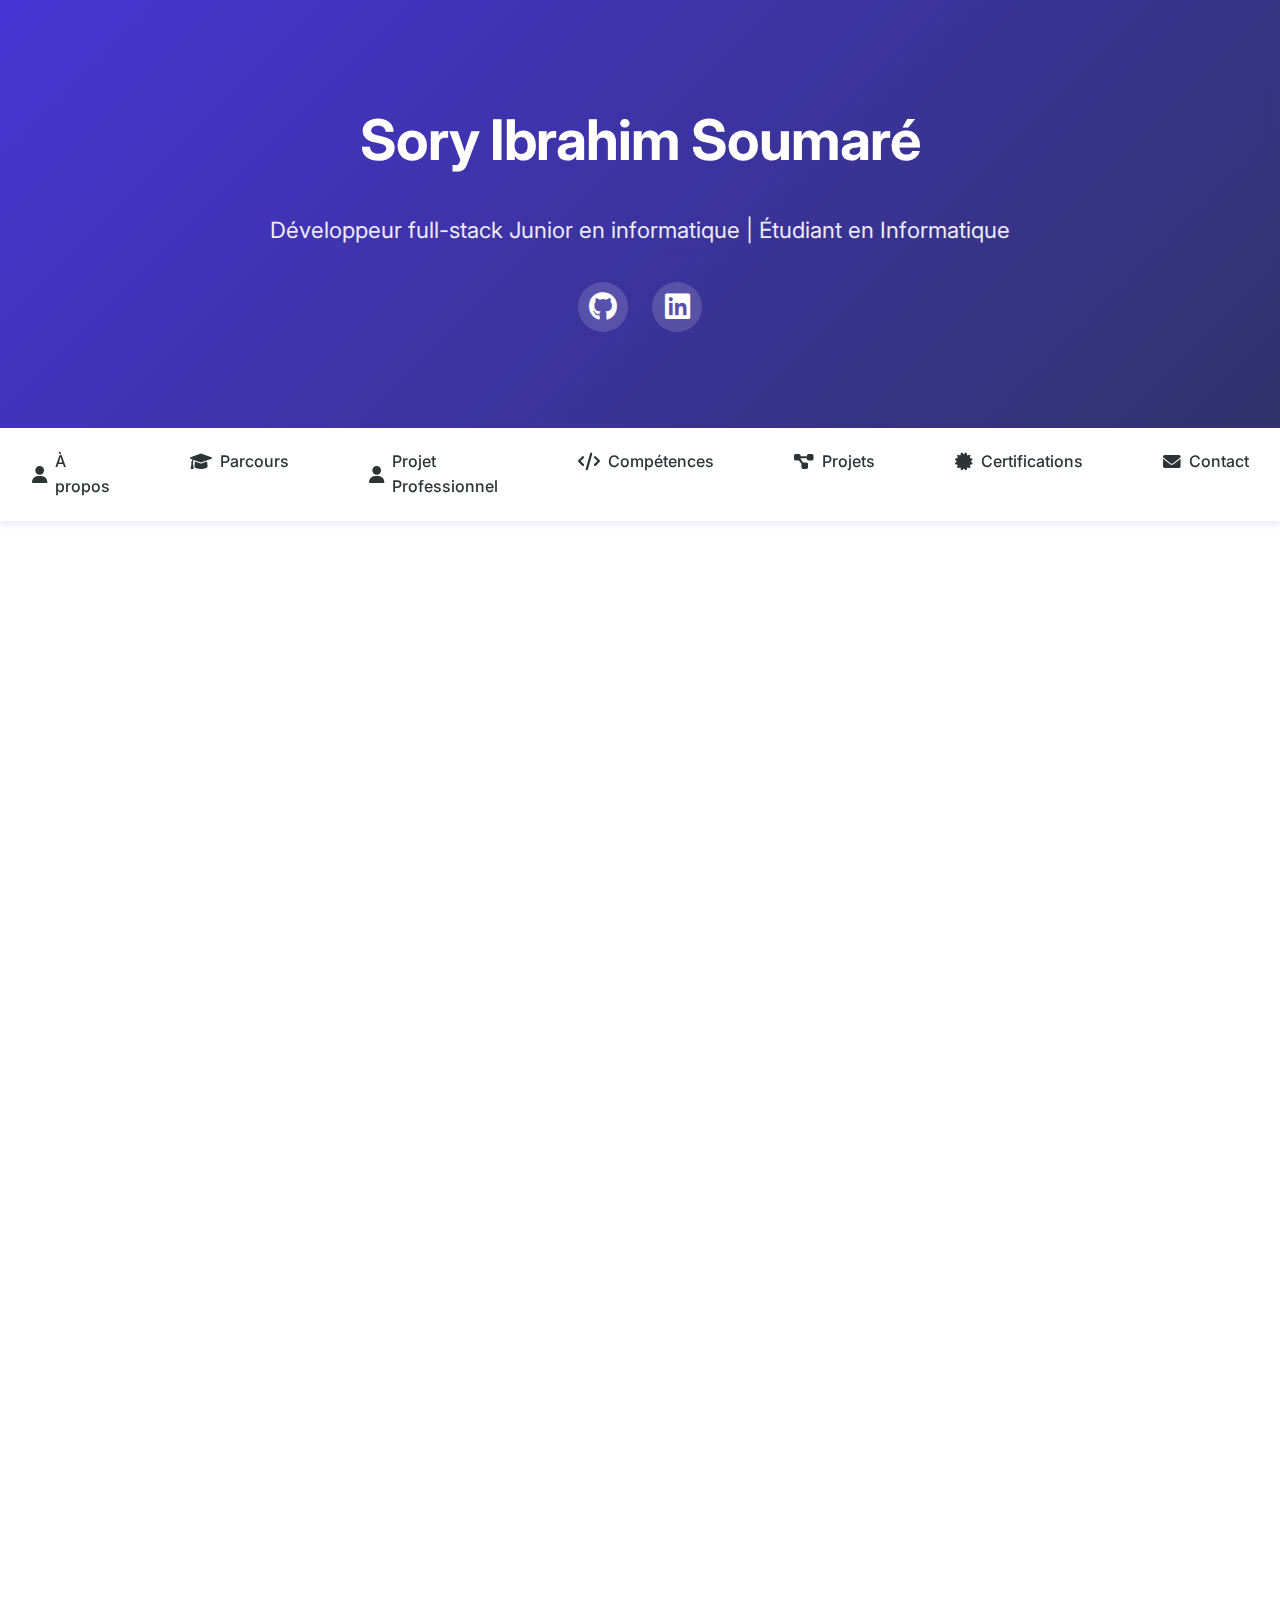
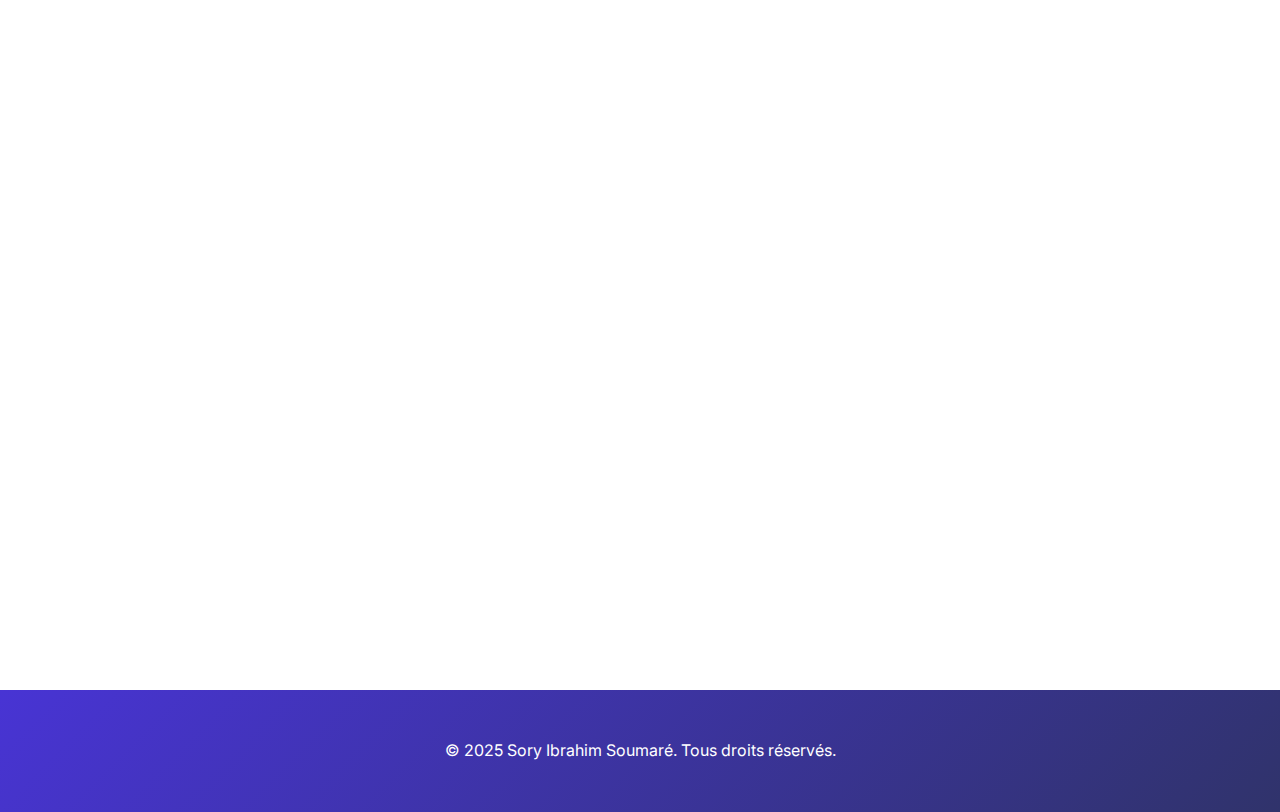
<file: project-notes.html>
<!DOCTYPE html>
<html lang="fr">
<head>
    <meta charset="UTF-8">
    <meta name="viewport" content="width=device-width, initial-scale=1.0">
    <title>Gestion des bulletins scolaires - Sory Ibrahim Soumaré</title>
    <link rel="stylesheet" href="styles.css">
    <link href="https://fonts.googleapis.com/css2?family=Inter:wght@400;500;600;700&display=swap" rel="stylesheet">
    <link rel="stylesheet" href="https://cdnjs.cloudflare.com/ajax/libs/font-awesome/6.0.0/css/all.min.css">
</head>
<body>
    <header>
        <h1>Sory Ibrahim Soumaré</h1>
        <p>Développeur full-stack Junior en informatique | Étudiant en Informatique</p>
        <div class="social-links">
            <a href="https://github.com/Ryso667" target="_blank" rel="noopener noreferrer" class="hover-lift" aria-label="GitHub">
                <i class="fab fa-github"></i>
            </a>
            <a href="https://www.linkedin.com/in/sory-ibrahim-soumaré-824bb32b7" target="_blank" rel="noopener noreferrer" class="hover-lift" aria-label="LinkedIn">
                <i class="fab fa-linkedin"></i>
            </a>
        </div>
    </header>

    <nav>
        <ul>
            <li><a href="index.html" class="active"><i class="fas fa-user"></i> À propos</a></li>
            <li><a href="experience.html"><i class="fas fa-graduation-cap"></i> Parcours</a></li>
            <li><a href="projetPro.html" class="active"><i class="fas fa-user"></i> Projet Professionnel </a></li>
            <li><a href="skills.html"><i class="fas fa-code"></i> Compétences</a></li>
            <li><a href="projects.html"><i class="fas fa-project-diagram"></i> Projets</a></li>
            <li><a href="certifications.html"><i class="fas fa-certificate"></i> Certifications</a></li>
            <li><a href="contact.html"><i class="fas fa-envelope"></i> Contact</a></li>
        </ul>
    </nav>

    <section id="project-detail">
        <div class="project-detail-container">
            <!-- En-tête du projet -->
            <div class="project-header-detail">
                <div class="project-icon">
                    <i class="fas fa-graduation-cap"></i>
                </div>
                <div class="project-title-section">
                    <span class="project-category">Application Desktop</span>
                    <h1>Gestion des bulletins scolaires</h1>
                    <p class="project-pitch">Application Java en ligne de commande permettant la gestion complète des notes, des bulletins scolaires et du suivi académique multi-classes et multi-semestres, avec une architecture orientée objet et une base de données connectée.</p>
                </div>
            </div>

            <!-- Informations générales -->
            <div class="project-info-grid">
                <div class="info-card">
                    <h3><i class="fas fa-calendar-alt"></i> Période</h3>
                    <p>Mars - Avril 2025</p>
                </div>
                <div class="info-card">
                    <h3><i class="fas fa-user"></i> Type</h3>
                    <p>Projet de groupe</p>
                </div>
                <div class="info-card">
                    <h3><i class="fas fa-graduation-cap"></i> Contexte</h3>
<p>Projet académique en Java réalisé en équipe de trois, visant à automatiser la gestion des notes et bulletins scolaires.</p>
                </div>
                <div class="info-card">
                    <h3><i class="fas fa-clock"></i> Durée</h3>
                    <p>1 mois</p>
                </div>
            </div>

            <!-- Contenu principal -->
            <div class="project-content-grid">
                <!-- Contexte & Objectifs -->
                <div class="content-section">
                    <h2><i class="fas fa-bullseye"></i> Contexte & Objectifs</h2>
                    <div class="section-content">
                        <p>Développement d’une application Java modulaire visant à automatiser la gestion des notes et des bulletins scolaires. Le système permet de gérer plusieurs classes, étudiants, semestres et matières, tout en assurant le calcul automatique des moyennes et l’identification des meilleurs résultats. </p>                            
                        <p><strong>Problème résolu :</strong> Simplifier et fiabiliser la gestion manuelle des notes et bulletins scolaires, souvent source d’erreurs et de perte de temps pour les établissements.</p>
                        <p><strong>Public cible :</strong> Établissements scolaires, enseignants, administration académique et parents d’élèves.</p>
                </div>

                <!-- Mon rôle & Responsabilités -->
                <div class="content-section">
                    <h2><i class="fas fa-user-tie"></i> Mon Rôle & Responsabilités</h2>
                    <div class="section-content">
                        <ul class="responsibilities-list">
                            <li><i class="fas fa-check"></i> <strong>Chef de projet / coordination :</strong> Supervision des tâches du groupe de 3, répartition équitable des responsabilités et suivi de l’avancement de chaque module.</li>
                            <li><i class="fas fa-check"></i> <strong>Conception et connexion à la base de données :</strong> Modélisation du schéma relationnel pour la gestion des étudiants, classes, semestres et bulletins, et mise en place de la connexion avec Java (JDBC).</li>
                            <li><i class="fas fa-check"></i> <strong>Architecture orientée objet :</strong> Conception et implémentation des classes <em>Semestre</em> et <em>Bulletin</em> selon les principes de la POO.</li>
                            <li><i class="fas fa-check"></i> <strong>Gestion des notes et calculs :</strong> Calcul automatique des moyennes par matière, par classe et par semestre, et identification des meilleurs résultats.</li>
                            <li><i class="fas fa-check"></i> <strong>Interface console intuitive :</strong> Création de menus interactifs permettant la saisie, la modification et la consultation des données de manière fluide en ligne de commande.</li>
                            <li><i class="fas fa-check"></i> <strong>Travail d’équipe et intégration :</strong> Coordination de l’intégration des modules développés par chaque membre, rédaction de la documentation technique et validation finale du projet.</li>
                            <li><i class="fas fa-check"></i> <strong>Tests et validation :</strong> Réalisation de tests unitaires et fonctionnels pour garantir la fiabilité du calcul des moyennes et la cohérence des résultats.</li>
                       

                        </ul>
                    </div>
                </div>

                <!-- Technologies utilisées -->
                <div class="content-section">
                    <h2><i class="fas fa-tools"></i> Technologies & Outils</h2>
                    <div class="section-content">
                        <div class="tech-categories">
                            <div class="tech-category">
                                <h4>Langage</h4>
                                <div class="tech-tags">
                                    <span class="tech-tag">Java 8+</span>
                                    <span class="tech-tag">POO</span>
                                    
                                </div>
                            </div>
                            <div class="tech-category">
                                <h4>Base de données</h4>
                                <div class="tech-tags">
                                    <span class="tech-tag">MySQL</span>
                                    <span class="tech-tag">JDBC</span>
                                    <span class="tech-tag">SQL</span>
                                </div>
                            </div>
                            <div class="tech-category">
                                <h4>Outils</h4>
                                <div class="tech-tags">
                                    <span class="tech-tag">Eclipse/IntelliJ</span>
                                    <span class="tech-tag">Git</span>
                                    <span class="tech-tag">Github</span>
                                </div>
                            </div>
                        </div>
                    </div>
                </div>

                <!-- Fonctionnalités clés -->
                <div class="content-section">
                    <h2><i class="fas fa-star"></i> Fonctionnalités Clés</h2>
                    <div class="section-content">
                        <div class="features-grid">
                            <div class="feature-item">
                                <i class="fas fa-user-graduate"></i>
                                <h4>Gestion des élèves</h4>
                                <p>Inscription, modification et suivi des informations des élèves</p>
                            </div>
                            <div class="feature-item">
                                <i class="fas fa-chalkboard-teacher"></i>
                                <h4>Gestion des classes</h4>
                                <p>Organisation des élèves par classes et niveaux</p>
                            </div>
                            <div class="feature-item">
                                <i class="fas fa-book"></i>
                                <h4>Gestion des matières</h4>
                                <p>Configuration des matières, UE et modules</p>
                            </div>
                            <div class="feature-item">
                                <i class="fas fa-edit"></i>
                                <h4>Saisie des notes</h4>
                                <p>Interface pour la saisie et modification des notes</p>
                            </div>
                            <div class="feature-item">
                                <i class="fas fa-file-alt"></i>
                                <h4>Génération des bulletins</h4>
                                <p>Calcul automatique des moyennes et génération des bulletins</p>
                            </div>
                            <div class="feature-item">
                                <i class="fas fa-chart-line"></i>
                                <h4>Statistiques</h4>
                                <p>Analyse des performances et statistiques de classe</p>
                            </div>
                        </div>
                    </div>
                </div>

                <!-- Architecture technique -->
                <div class="content-section">
                    <h2><i class="fas fa-sitemap"></i> Architecture Technique</h2>
                    <div class="section-content">
                        <div class="architecture-diagram">
                            <div class="arch-layer">
                                <h4>Couche Présentation</h4>
                                <p>Interface console fluide et intuitive</p>
                            </div>
                            <div class="arch-layer">
                                <h4>Couche Métier</h4>
                                <p>Gestion des entités : Élève, Classe, Matière, Note, Bulletin</p>
                            </div>
                            <div class="arch-layer">
                                <h4>Couche Données</h4>
                                <p>Connexion JDBC et requêtes SQL performantes</p>
                            </div>
                        </div>
                    </div>
                </div>

                    <!-- Liens -->
                <div class="content-section">
                    <h2><i class="fas fa-link"></i> Liens </h2>
                    <div class="section-content">
                        <div class="project-links-detail">
                            <a href="https://github.com/Ryso667/gestions_note---Java" target="_blank" rel="noopener noreferrer" class="link-button">
                                <i class="fab fa-github"></i>
                                Code source GitHub
                            </a>
                           
                        </div>
                    </div>
                </div>

                <!-- Résultats & Apprentissages -->
                <div class="content-section">
                    <h2><i class="fas fa-trophy"></i> Résultats & Apprentissages</h2>
                    <div class="section-content">
                        <div class="results-section">
                            <h4>Résultats :</h4>
                            <ul>
                                <li>Application Java fonctionnelle et orientée objet, utilisée pour la gestion de notes et bulletins</li>
                                <li>Interface console simple, intuitive et adaptée à la saisie rapide des données</li>
                                <li>Base de données optimisée assurant la fiabilité et la cohérence des informations</li>
                                <li>Automatisation complète des bulletins et calculs de moyennes</li>
                           
                            </ul>
                        </div>
                        <div class="learnings-section">
                            <h4>Apprentissages clés :</h4>
                            <ul>
                                <li>Approfondissement de la POO en Java et gestion des relations entre entités</li>
                                <li>Conception et optimisation de bases de données relationnelles</li>
                                <li>Développement d’interfaces console interactives</li>
                                <li>Planification et coordination en équipe pour la réalisation d’un projet complet</li>
                                <li>Optimisation SQL et gestion des calculs complexes</li>
                            </ul>
                        </div>
                        <div class="challenges-section">
                            <h4>Défis surmontés :</h4>
                            <ul>
                                <li>Maintien d’une architecture modulaire pour faciliter l’évolution du projet</li>
                                <li>Assurer l’intégrité référentielle entre les tables et entités</li>
                                <li>Optimisation des calculs et génération rapide des bulletins</li>
                                <li>Coordination efficace entre les membres du groupe pour respecter les délais</li>
                            </ul>
                        </div>
                    </div>
                </div>
            </div>

            <!-- Navigation -->
            <div class="project-navigation">
                <a href="project-betail.html" class="nav-button">
                    <i class="fas fa-arrow-left"></i>
                    Projet précédent
                </a>
                <a href="projects.html" class="nav-button">
                    Retour aux projets
                    <i class="fas fa-arrow-right"></i>
                </a>
            </div>
        </div>
    </section>

    <footer>
        <p>&copy; 2025 Sory Ibrahim Soumaré. Tous droits réservés.</p>
    </footer>

    <script src="script.js"></script>
</body>
</html>
</file>
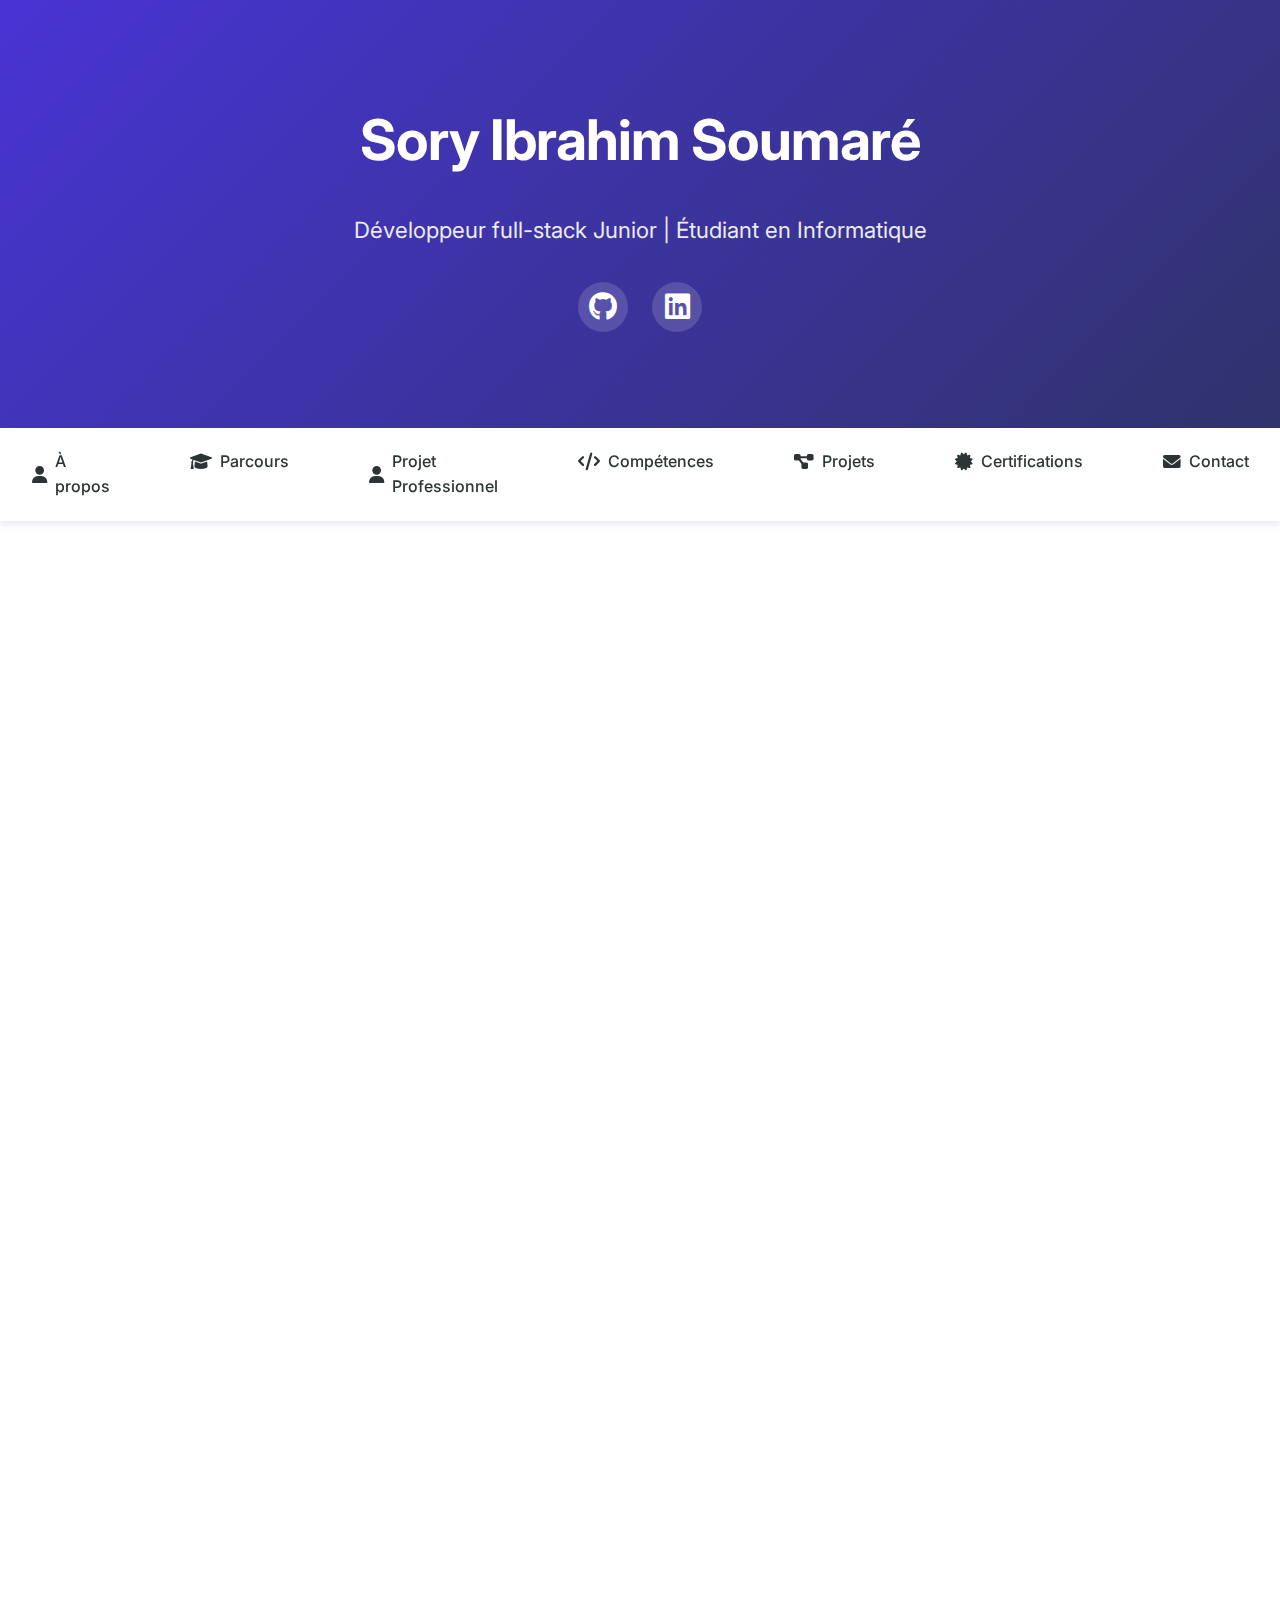
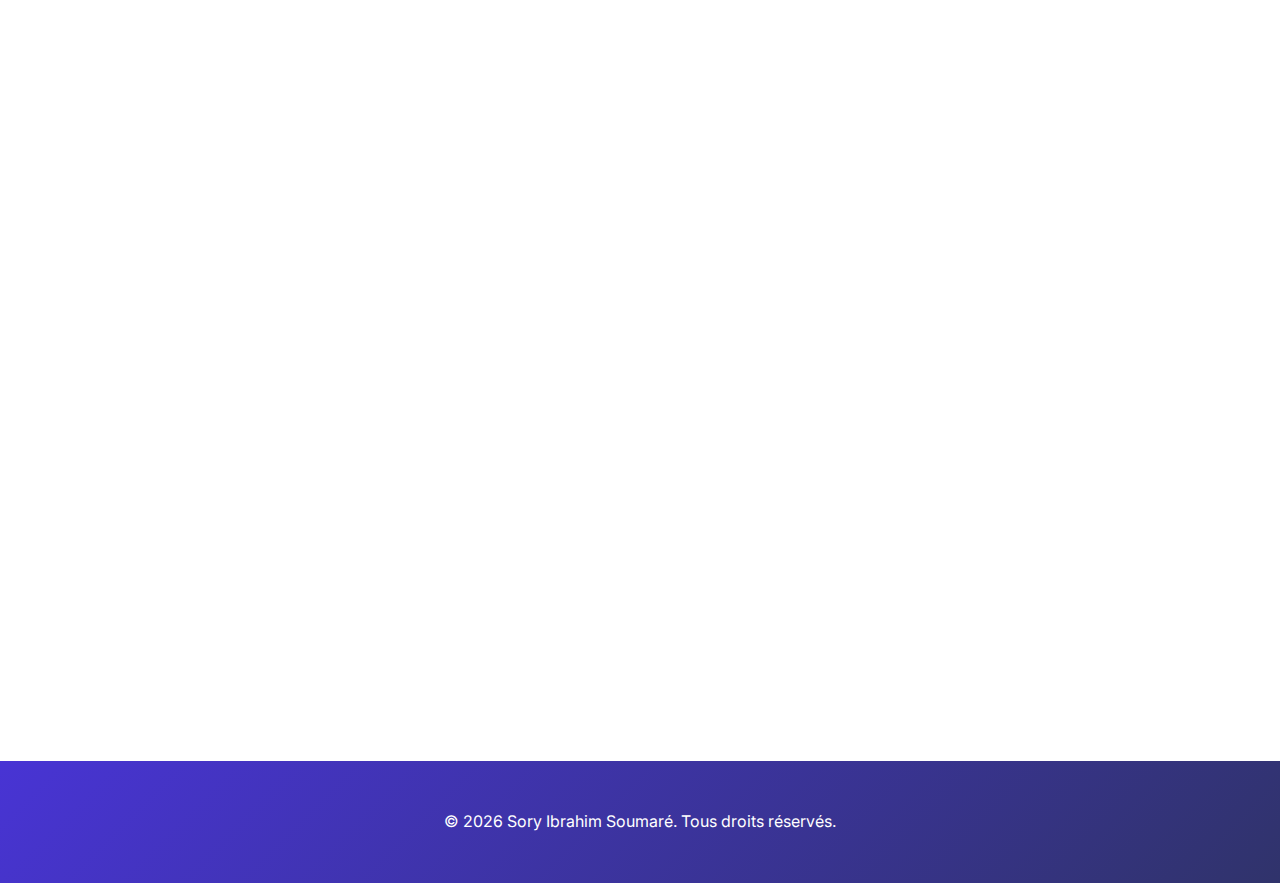
<file: project-smarttech.html>
<!DOCTYPE html>
<html lang="fr">
<head>
    <meta charset="UTF-8">
    <meta name="viewport" content="width=device-width, initial-scale=1.0">
    <title>Infrastructure Réseau SMARTTECH - Sory Ibrahim Soumaré</title>
    <link rel="stylesheet" href="styles.css">
    <link href="https://fonts.googleapis.com/css2?family=Inter:wght@400;500;600;700&display=swap" rel="stylesheet">
    <link rel="stylesheet" href="https://cdnjs.cloudflare.com/ajax/libs/font-awesome/6.0.0/css/all.min.css">
</head>
<body>
    <header>
        <h1>Sory Ibrahim Soumaré</h1>
        <p>Développeur full-stack Junior | Étudiant en Informatique</p>
        <div class="social-links">
            <a href="https://github.com/Ryso667" target="_blank" rel="noopener noreferrer" class="hover-lift" aria-label="GitHub">
                <i class="fab fa-github"></i>
            </a>
            <a href="https://www.linkedin.com/in/sory-ibrahim-soumaré-824bb32b7" target="_blank" rel="noopener noreferrer" class="hover-lift" aria-label="LinkedIn">
                <i class="fab fa-linkedin"></i>
            </a>
        </div>
    </header>

    <nav>
        <ul>
            <li><a href="index.html" class="active"><i class="fas fa-user"></i> À propos</a></li>
            <li><a href="experience.html"><i class="fas fa-graduation-cap"></i> Parcours</a></li>
            <li><a href="projetPro.html" class="active"><i class="fas fa-user"></i> Projet Professionnel </a></li>
            <li><a href="skills.html"><i class="fas fa-code"></i> Compétences</a></li>
            <li><a href="projects.html"><i class="fas fa-project-diagram"></i> Projets</a></li>
            <li><a href="certifications.html"><i class="fas fa-certificate"></i> Certifications</a></li>
            <li><a href="contact.html"><i class="fas fa-envelope"></i> Contact</a></li>
        </ul>
    </nav>

    <section id="project-detail">
        <div class="project-detail-container">
            <!-- En-tête du projet -->
            <div class="project-header-detail">
                <div class="project-icon">
                    <i class="fas fa-server"></i>
                </div>
                <div class="project-title-section">
                    <span class="project-category">Infrastructure Réseaux & Systèmes</span>
                    <h1>Plateforme de Services Réseaux SMARTTECH</h1>
                    <p class="project-pitch">Infrastructure réseau complète et sécurisée pour PME, intégrant DNS centralisé, serveur de messagerie, accès distant multi-protocoles, partage de fichiers, intranet web et système de notifications automatiques par email.</p>
                </div>
            </div>

            <!-- Informations générales -->
            <div class="project-info-grid">
                <div class="info-card">
                    <h3><i class="fas fa-calendar-alt"></i> Période</h3>
                    <p>Février 2026</p>
                </div>
                <div class="info-card">
                    <h3><i class="fas fa-user"></i> Type</h3>
                    <p>Projet académique individuel</p>
                </div>
                <div class="info-card">
                    <h3><i class="fas fa-graduation-cap"></i> Contexte</h3>
                    <p>Projet de fin de module Services Réseaux - L3 GLSI</p>
                </div>
                <div class="info-card">
                    <h3><i class="fas fa-clock"></i> Durée</h3>
                    <p>3 semaines</p>
                </div>
            </div>

            <!-- Contenu principal -->
            <div class="project-content-grid">
                <!-- Contexte & Objectifs -->
                <div class="content-section">
                    <h2><i class="fas fa-bullseye"></i> Contexte & Objectifs</h2>
                    <div class="section-content">
                        <p>Conception et déploiement d'une infrastructure réseau complète pour la PME fictive SMARTTECH, permettant aux employés de travailler à distance en toute sécurité, de partager des fichiers, de communiquer par email interne et d'accéder à un intranet de gestion.</p>
                        <p><strong>Problème résolu :</strong> Centraliser tous les services essentiels d'une entreprise sur un unique serveur Linux sécurisé, réduisant ainsi les coûts d'infrastructure tout en garantissant l'accès distant et la supervision automatique.</p>
                        <p><strong>Public cible :</strong> PME de 10-50 employés nécessitant une infrastructure réseau professionnelle sans budget pour des solutions propriétaires coûteuses.</p>
                    </div>
                </div>

                <!-- Mon rôle & Responsabilités -->
                <div class="content-section">
                    <h2><i class="fas fa-user-tie"></i> Mon Rôle & Responsabilités</h2>
                    <div class="section-content">
                        <ul class="responsibilities-list">
                            <li><i class="fas fa-check"></i> <strong>Architecture réseau :</strong> Conception du schéma réseau complet avec DNS centralisé et segmentation logique des services.</li>
                            <li><i class="fas fa-check"></i> <strong>Déploiement serveur Linux :</strong> Installation et configuration d'Ubuntu Server 22.04 LTS sur machine virtuelle (UTM sur Mac M2 Pro) avec IP statique et mode pont.</li>
                            <li><i class="fas fa-check"></i> <strong>Service DNS (BIND9) :</strong> Configuration des zones directes et inverses pour le domaine smarttech.sn avec 10+ enregistrements (mail, ssh, rdp, vnc, intranet, etc.).</li>
                            <li><i class="fas fa-check"></i> <strong>Accès distant sécurisé :</strong> Mise en place de SSH avec authentification par clé, RDP (xRDP), VNC (x11vnc) et noVNC pour accès navigateur.</li>
                            <li><i class="fas fa-check"></i> <strong>Serveur de messagerie :</strong> Déploiement complet d'iRedMail (Postfix, Dovecot, Roundcube) avec création de comptes email et tests d'envoi/réception.</li>
                            <li><i class="fas fa-check"></i> <strong>Partage de fichiers :</strong> Configuration Samba avec 3 niveaux d'accès (admin, users, public) et SFTP pour transferts sécurisés.</li>
                            <li><i class="fas fa-check"></i> <strong>Application web intranet :</strong> Développement d'une application CRUD en PHP avec Nginx, MariaDB pour la gestion des employés, accessible en HTTPS.</li>
                            <li><i class="fas fa-check"></i> <strong>Automatisation et monitoring :</strong> Création de 6 scripts Bash de surveillance (connexions SSH, services DOWN, tentatives échouées, commandes sudo, actions CRUD, accès Samba) avec notifications email automatiques via services systemd.</li>
                            <li><i class="fas fa-check"></i> <strong>Sécurisation :</strong> Configuration firewall nftables avec règles précises, désactivation accès root SSH, chiffrement SSL/TLS pour tous les services web.</li>
                            <li><i class="fas fa-check"></i> <strong>Documentation :</strong> Rédaction d'un rapport technique complet de 40+ pages avec captures d'écran, schémas réseau et section détaillée sur les difficultés rencontrées.</li>
                        </ul>
                    </div>
                </div>

                <!-- Technologies utilisées -->
                <div class="content-section">
                    <h2><i class="fas fa-tools"></i> Technologies & Outils</h2>
                    <div class="section-content">
                        <div class="tech-categories">
                            <div class="tech-category">
                                <h4>Système d'exploitation</h4>
                                <div class="tech-tags">
                                    <span class="tech-tag">Ubuntu Server 22.04</span>
                                    <span class="tech-tag">Ubuntu Desktop</span>
                                    <span class="tech-tag">Windows (client)</span>
                                </div>
                            </div>
                            <div class="tech-category">
                                <h4>Services réseau</h4>
                                <div class="tech-tags">
                                    <span class="tech-tag">BIND9 (DNS)</span>
                                    <span class="tech-tag">OpenSSH</span>
                                    <span class="tech-tag">xRDP</span>
                                    <span class="tech-tag">x11vnc</span>
                                    <span class="tech-tag">noVNC</span>
                                    <span class="tech-tag">Samba</span>
                                </div>
                            </div>
                            <div class="tech-category">
                                <h4>Messagerie</h4>
                                <div class="tech-tags">
                                    <span class="tech-tag">iRedMail</span>
                                    <span class="tech-tag">Postfix (SMTP)</span>
                                    <span class="tech-tag">Dovecot (IMAP)</span>
                                    <span class="tech-tag">Roundcube</span>
                                </div>
                            </div>
                            <div class="tech-category">
                                <h4>Web & Base de données</h4>
                                <div class="tech-tags">
                                    <span class="tech-tag">Nginx</span>
                                    <span class="tech-tag">PHP 8.1</span>
                                    <span class="tech-tag">MariaDB</span>
                                    <span class="tech-tag">SSL/TLS</span>
                                </div>
                            </div>
                            <div class="tech-category">
                                <h4>Automatisation & Sécurité</h4>
                                <div class="tech-tags">
                                    <span class="tech-tag">Bash scripting</span>
                                    <span class="tech-tag">systemd</span>
                                    <span class="tech-tag">cron</span>
                                    <span class="tech-tag">nftables</span>
                                </div>
                            </div>
                            <div class="tech-category">
                                <h4>Virtualisation</h4>
                                <div class="tech-tags">
                                    <span class="tech-tag">UTM (Mac M2)</span>
                                    <span class="tech-tag">Xvfb</span>
                                    <span class="tech-tag">Mode bridged</span>
                                </div>
                            </div>
                        </div>
                    </div>
                </div>

                <!-- Fonctionnalités clés -->
                <div class="content-section">
                    <h2><i class="fas fa-star"></i> Services Déployés</h2>
                    <div class="section-content">
                        <div class="features-grid">
                            <div class="feature-item">
                                <i class="fas fa-network-wired"></i>
                                <h4>DNS Centralisé</h4>
                                <p>BIND9 avec 10+ enregistrements pour résolution de noms interne</p>
                            </div>
                            <div class="feature-item">
                                <i class="fas fa-terminal"></i>
                                <h4>Accès SSH Sécurisé</h4>
                                <p>Authentification par clé, accès root désactivé</p>
                            </div>
                            <div class="feature-item">
                                <i class="fas fa-desktop"></i>
                                <h4>Bureau à Distance</h4>
                                <p>RDP pour Windows, VNC natif et noVNC navigateur</p>
                            </div>
                            <div class="feature-item">
                                <i class="fas fa-folder-open"></i>
                                <h4>Partage de Fichiers</h4>
                                <p>Samba (3 partages par groupe) + SFTP chiffré</p>
                            </div>
                            <div class="feature-item">
                                <i class="fas fa-envelope"></i>
                                <h4>Messagerie Email</h4>
                                <p>iRedMail complet : SMTP, IMAP, webmail Roundcube</p>
                            </div>
                            <div class="feature-item">
                                <i class="fas fa-globe"></i>
                                <h4>Intranet CRUD</h4>
                                <p>Application web PHP pour gestion des employés</p>
                            </div>
                            <div class="feature-item">
                                <i class="fas fa-bell"></i>
                                <h4>Notifications Automatiques</h4>
                                <p>6 types d'alertes par email (SSH, services, sudo, CRUD, Samba)</p>
                            </div>
                            <div class="feature-item">
                                <i class="fas fa-shield-alt"></i>
                                <h4>Sécurité Firewall</h4>
                                <p>nftables avec règles personnalisées et persistantes</p>
                            </div>
                        </div>
                    </div>
                </div>

                <!-- Architecture technique -->
                <div class="content-section">
                    <h2><i class="fas fa-sitemap"></i> Architecture Réseau</h2>
                    <div class="section-content">
                        <div class="architecture-diagram">
                            <div class="arch-layer">
                                <h4>Réseau 192.168.1.0/24</h4>
                                <p>Mode pont (bridged) pour intégration au réseau local réel</p>
                            </div>
                            <div class="arch-layer">
                                <h4>Serveur SMARTTECH (192.168.1.11)</h4>
                                <p>Ubuntu Server 22.04 - mail.smarttech.sn</p>
                                <p><strong>Services :</strong> DNS, SSH, RDP, VNC, Samba, SFTP, SMTP, IMAP, Nginx, PHP, MariaDB</p>
                            </div>
                            <div class="arch-layer">
                                <h4>Clients</h4>
                                <p><strong>Ubuntu Desktop (192.168.1.10) :</strong> SSH, VNC, noVNC, SFTP, Samba, Roundcube</p>
                                <p><strong>Windows (192.168.1.22) :</strong> RDP, Samba, Roundcube</p>
                            </div>
                            <div class="arch-layer">
                                <h4>Sécurité</h4>
                                <p>Firewall nftables - SSL/TLS - SSH par clé - Monitoring temps réel</p>
                            </div>
                        </div>
                    </div>
                </div>

                <!-- Résultats & Apprentissages -->
                <div class="content-section">
                    <h2><i class="fas fa-trophy"></i> Résultats & Apprentissages</h2>
                    <div class="section-content">
                        <div class="results-section">
                            <h4>Résultats :</h4>
                            <ul>
                                <li>Infrastructure complète fonctionnelle avec 12 services réseau déployés</li>
                                <li>100% des services accessibles par DNS (smarttech.sn)</li>
                                <li>Système de notifications automatiques couvrant 6 types d'événements critiques</li>
                                <li>Application web intranet CRUD opérationnelle en HTTPS</li>
                                <li>Messagerie interne complète avec envoi/réception validés</li>
                                <li>Rapport technique de 40+ pages avec documentation exhaustive</li>
                                <li>Architecture portable fonctionnant sur ARM64 (Mac M2 Pro)</li>
                            </ul>
                        </div>
                        <div class="learnings-section">
                            <h4>Apprentissages clés :</h4>
                            <ul>
                                <li>Maîtrise approfondie de l'administration système Linux (Ubuntu Server)</li>
                                <li>Configuration avancée de services réseau (DNS, SMTP, IMAP, VNC)</li>
                                <li>Scripting Bash pour automatisation et monitoring système</li>
                                <li>Gestion de firewall avec nftables (règles, ordre d'évaluation)</li>
                                <li>Architecture client-serveur et protocoles réseau (TCP/IP, SSH, RDP, VNC, SMB)</li>
                                <li>Diagnostic réseau avec outils Linux (ss, netstat, dig, tcpdump)</li>
                                <li>Déploiement et configuration Nginx avec virtual hosts multiples</li>
                                <li>Intégration PHP-FPM et MariaDB pour applications web</li>
                                <li>Sécurisation des communications (SSL/TLS, authentification par clé)</li>
                                <li>Documentation technique professionnelle avec schémas et captures</li>
                            </ul>
                        </div>
                        <div class="challenges-section">
                            <h4>Défis techniques surmontés :</h4>
                            <ul>
                                <li><strong>IP statique avec cloud-init :</strong> Configuration netplan pour éviter le changement d'IP à chaque redémarrage</li>
                                <li><strong>SSH en IPv6 uniquement :</strong> Forcer l'écoute IPv4 avec AddressFamily inet dans sshd_config</li>
                                <li><strong>Conflit UFW / nftables :</strong> Désactivation UFW et gestion exclusive via nftables avec ordre des règles correct</li>
                                <li><strong>Coexistence Nginx :</strong> Configuration de virtual hosts pour iRedMail et intranet avec server_name spécifiques</li>
                                <li><strong>PHP-FPM sur port TCP :</strong> Adaptation de la config Nginx pour fastcgi_pass 127.0.0.1:9999</li>
                                <li><strong>VNC sans GUI :</strong> Utilisation de Xvfb pour créer un serveur X virtuel sur Ubuntu Server</li>
                                <li><strong>Emails invisibles Roundcube :</strong> Compréhension du fonctionnement Maildir (new/ vs cur/)</li>
                            </ul>
                        </div>
                    </div>
                </div>

                <!-- Compétences démontrées -->
                <div class="content-section">
                    <h2><i class="fas fa-graduation-cap"></i> Compétences Techniques Démontrées</h2>
                    <div class="section-content">
                        <div class="skills-grid">
                            <div class="skill-category">
                                <h4><i class="fas fa-server"></i> Administration Système</h4>
                                <ul>
                                    <li>Installation et configuration Ubuntu Server</li>
                                    <li>Gestion des utilisateurs et groupes Linux</li>
                                    <li>Configuration réseau (IP statique, netplan)</li>
                                    <li>Services systemd et gestion de démons</li>
                                </ul>
                            </div>
                            <div class="skill-category">
                                <h4><i class="fas fa-network-wired"></i> Services Réseau</h4>
                                <ul>
                                    <li>DNS avec BIND9 (zones, enregistrements)</li>
                                    <li>Protocoles : SSH, RDP, VNC, SMB, SFTP</li>
                                    <li>Serveur mail (Postfix, Dovecot)</li>
                                    <li>Serveur web Nginx avec SSL/TLS</li>
                                </ul>
                            </div>
                            <div class="skill-category">
                                <h4><i class="fas fa-code"></i> Développement</h4>
                                <ul>
                                    <li>Scripting Bash avancé</li>
                                    <li>PHP 8.1 avec PDO/MySQL</li>
                                    <li>SQL (MariaDB)</li>
                                    <li>Architecture CRUD web</li>
                                </ul>
                            </div>
                            <div class="skill-category">
                                <h4><i class="fas fa-shield-alt"></i> Sécurité</h4>
                                <ul>
                                    <li>Firewall nftables</li>
                                    <li>Authentification par clé SSH</li>
                                    <li>Certificats SSL/TLS</li>
                                    <li>Logs et monitoring système</li>
                                </ul>
                            </div>
                        </div>
                    </div>
                </div>
            </div>

            <!-- Navigation -->
            <div class="project-navigation">
                <a href="projects.html" class="nav-button">
                    <i class="fas fa-arrow-left"></i>
                    Retour aux projets
                </a>
                <a href="project-intermediation.html" class="nav-button">
                    Projet suivant
                    <i class="fas fa-arrow-right"></i>
                </a>
            </div>
        </div>
    </section>

    <footer>
        <p>&copy; 2026 Sory Ibrahim Soumaré. Tous droits réservés.</p>
    </footer>

    <script src="script.js"></script>
</body>
</html>
</file>
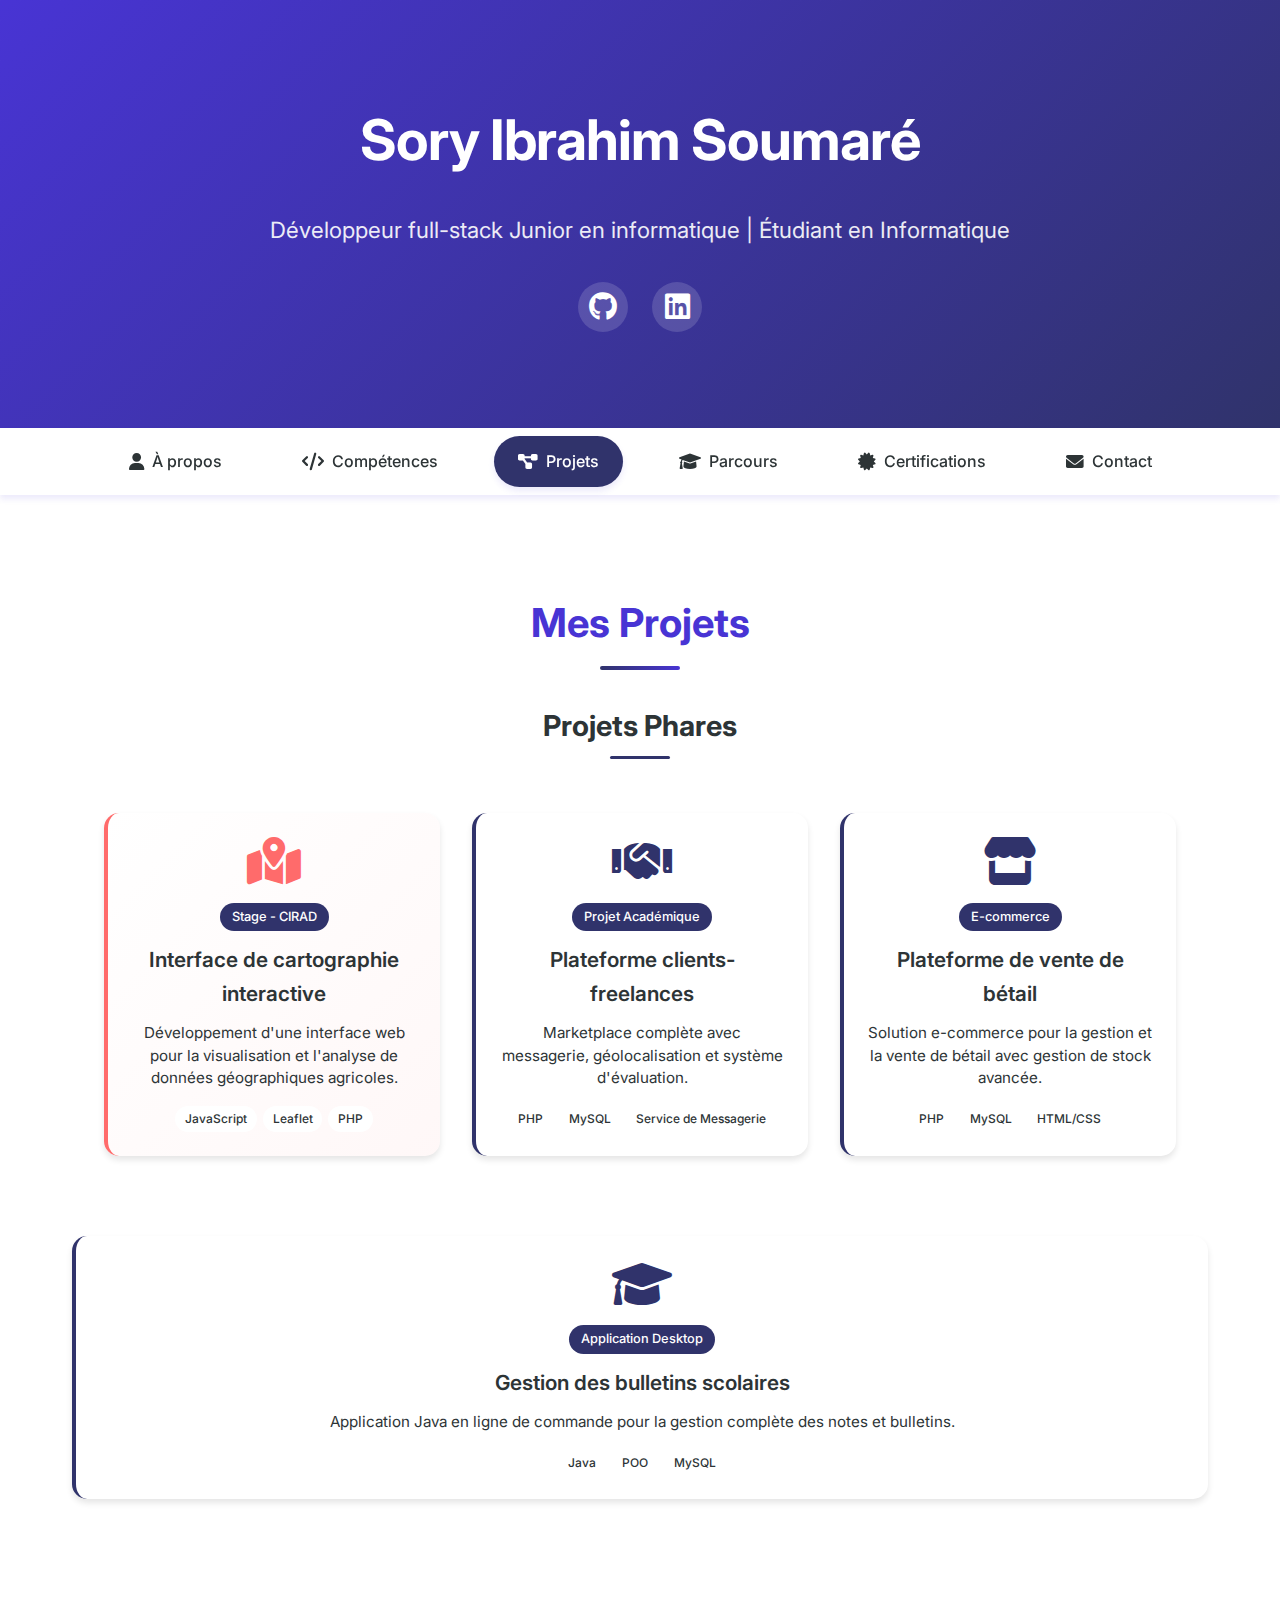
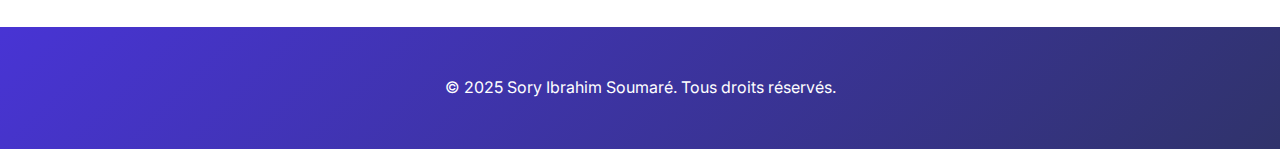
<file: projects.html>
<!DOCTYPE html>
<html lang="fr">
<head>
    <meta charset="UTF-8">
    <meta name="viewport" content="width=device-width, initial-scale=1.0">
    <title>Projets - Sory Ibrahim Soumaré</title>
    <link rel="stylesheet" href="styles.css">
    <link href="https://fonts.googleapis.com/css2?family=Inter:wght@400;500;600;700&display=swap" rel="stylesheet">
    <link rel="stylesheet" href="https://cdnjs.cloudflare.com/ajax/libs/font-awesome/6.0.0/css/all.min.css">
</head>
<body>
    <header>
        <h1>Sory Ibrahim Soumaré</h1>
        <p>Développeur full-stack Junior en informatique | Étudiant en Informatique</p>
        <div class="social-links">
            <a href="https://github.com/Ryso667" target="_blank" rel="noopener noreferrer" class="hover-lift" aria-label="GitHub">
                <i class="fab fa-github"></i>
            </a>
            <a href="https://www.linkedin.com/in/sory-ibrahim-soumaré-824bb32b7" target="_blank" rel="noopener noreferrer" class="hover-lift" aria-label="LinkedIn">
                <i class="fab fa-linkedin"></i>
            </a>
        </div>
    </header>

    <nav>
        <ul>
            <li><a href="index.html"><i class="fas fa-user"></i> À propos</a></li>
            <li><a href="skills.html"><i class="fas fa-code"></i> Compétences</a></li>
            <li><a href="projects.html" class="active"><i class="fas fa-project-diagram"></i> Projets</a></li>
            <li><a href="experience.html"><i class="fas fa-graduation-cap"></i> Parcours</a></li>
            <li><a href="certifications.html"><i class="fas fa-certificate"></i> Certifications</a></li>
            <li><a href="contact.html"><i class="fas fa-envelope"></i> Contact</a></li>
        </ul>
    </nav>

    <section id="projects">
        <h2>Mes Projets</h2>
        
        <!-- Section Projets Phares -->
        <div class="featured-projects">
            <h3>Projets Phares</h3>
            <div class="projects-grid">
                <!-- Projet Principal - Cartographie -->
                <div class="project-mini-card featured hover-lift" onclick="window.location.href='project-cartographie.html'">
                    <div class="project-image">
                        <i class="fas fa-map-marked-alt"></i>
                    </div>
                    <div class="project-info">
                        <span class="project-category">Stage - CIRAD</span>
                        <h4>Interface de cartographie interactive</h4>
                        <p>Développement d'une interface web pour la visualisation et l'analyse de données géographiques agricoles.</p>
                        <div class="project-tech-mini">
                            <span class="tech-tag">JavaScript</span>
                            <span class="tech-tag">Leaflet</span>
                            <span class="tech-tag">PHP</span>
                        </div>
                    </div>
                </div>

                <!-- Projet Intermédiation -->
                <div class="project-mini-card hover-lift" onclick="window.location.href='project-intermediation.html'">
                    <div class="project-image">
                        <i class="fas fa-handshake"></i>
                    </div>
                    <div class="project-info">
                        <span class="project-category">Projet Académique</span>
                        <h4>Plateforme clients-freelances</h4>
                        <p>Marketplace complète avec messagerie, géolocalisation et système d'évaluation.</p>
                        <div class="project-tech-mini">
                            <span class="tech-tag">PHP</span>
                            <span class="tech-tag">MySQL</span>
                            <span class="tech-tag">Service de Messagerie</span>
                        </div>
                    </div>
                </div>

                <!-- Projet Vente Bétail -->
                <div class="project-mini-card hover-lift" onclick="window.location.href='project-betail.html'">
                    <div class="project-image">
                        <i class="fas fa-store"></i>
                    </div>
                    <div class="project-info">
                        <span class="project-category">E-commerce</span>
                        <h4>Plateforme de vente de bétail</h4>
                        <p>Solution e-commerce pour la gestion et la vente de bétail avec gestion de stock avancée.</p>
                        <div class="project-tech-mini">
                            <span class="tech-tag">PHP</span>
                            <span class="tech-tag">MySQL</span>
                            <span class="tech-tag">HTML/CSS</span>
                        </div>
                    </div>
                </div>
            </div>
        </div>

       

                <!-- Projet Gestion Notes -->
                <div class="project-mini-card hover-lift" onclick="window.location.href='project-notes.html'">
                    <div class="project-image">
                        <i class="fas fa-graduation-cap"></i>
                    </div>
                    <div class="project-info">
                        <span class="project-category">Application Desktop</span>
                        <h4>Gestion des bulletins scolaires</h4>
                        <p>Application Java en ligne de commande pour la gestion complète des notes et bulletins.</p>
                        <div class="project-tech-mini">
                            <span class="tech-tag">Java</span>
                            <span class="tech-tag">POO</span>
                            <span class="tech-tag">MySQL</span>
                        </div>
                    </div>
                </div>
            </div>
        </div>
    </section>

    <footer>
        <p>&copy; 2025 Sory Ibrahim Soumaré. Tous droits réservés.</p>
    </footer>

    <script src="script.js"></script>
</body>
</html>
</file>
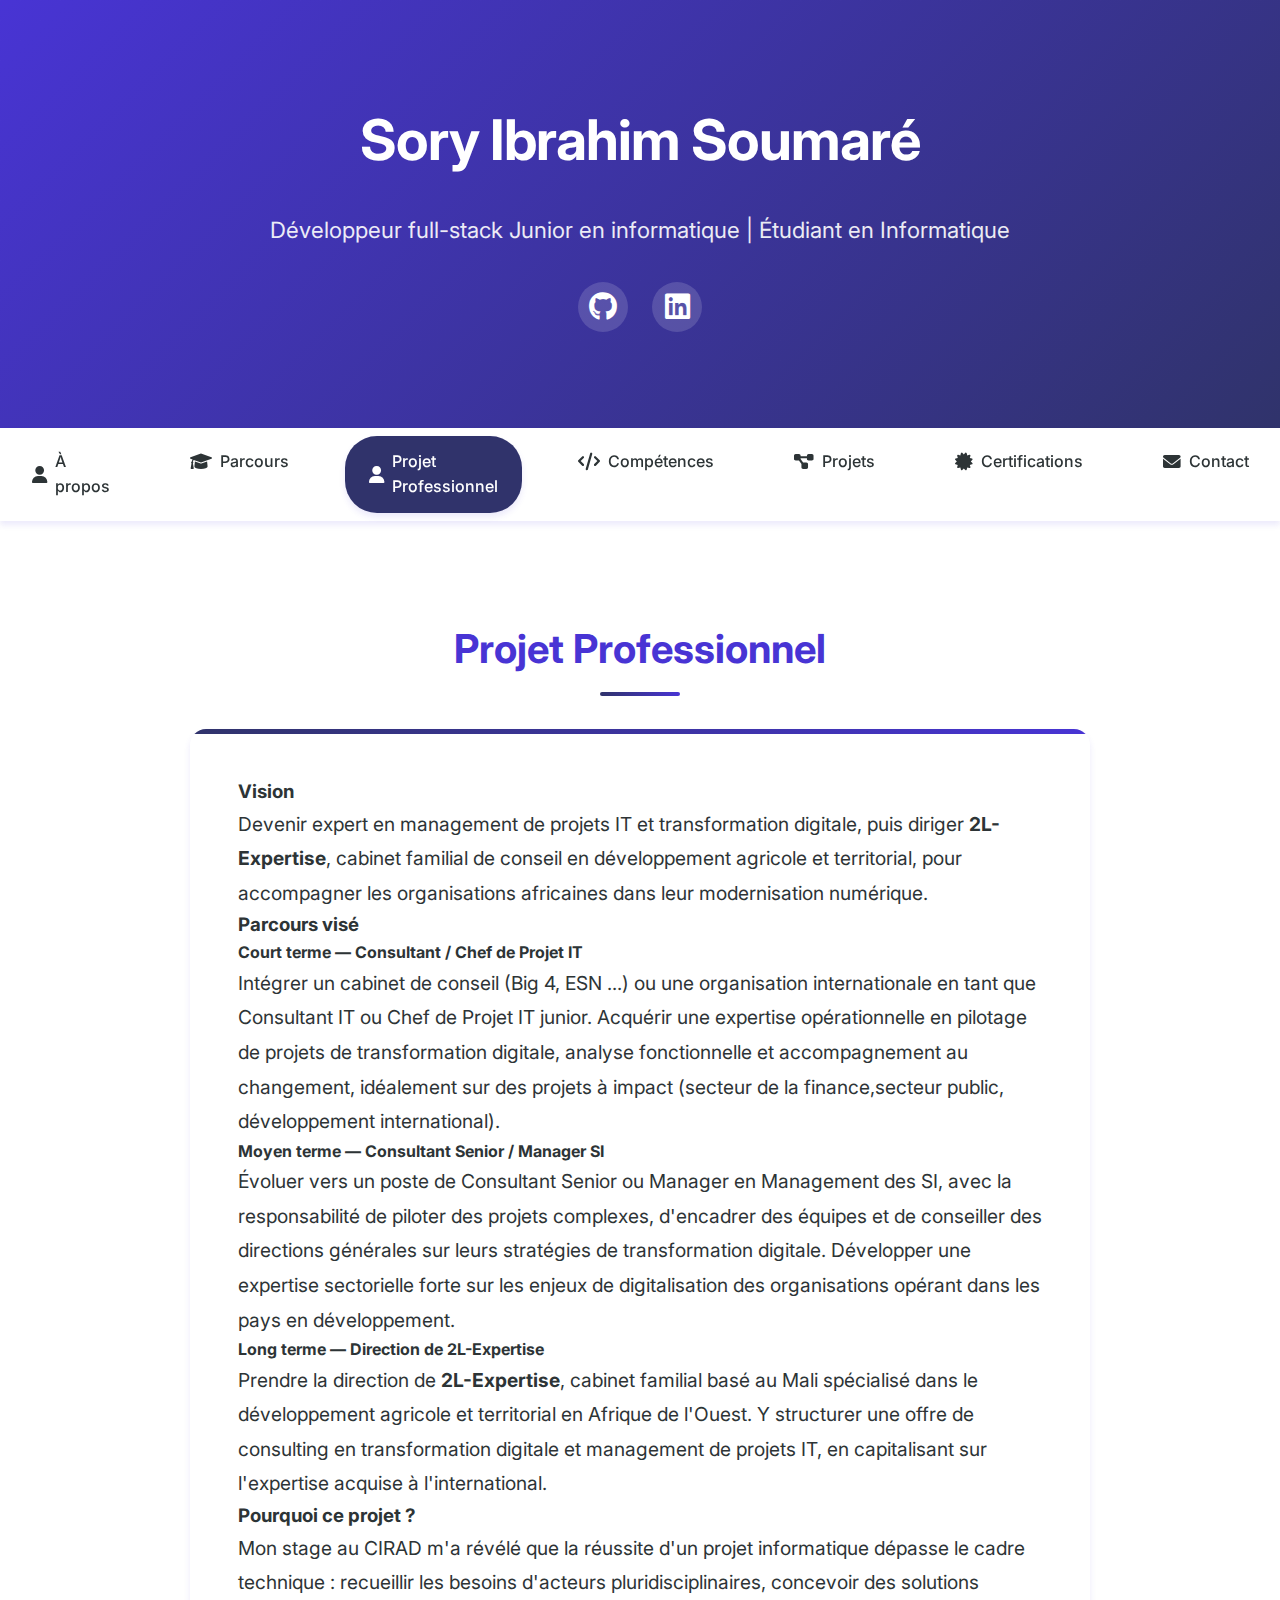
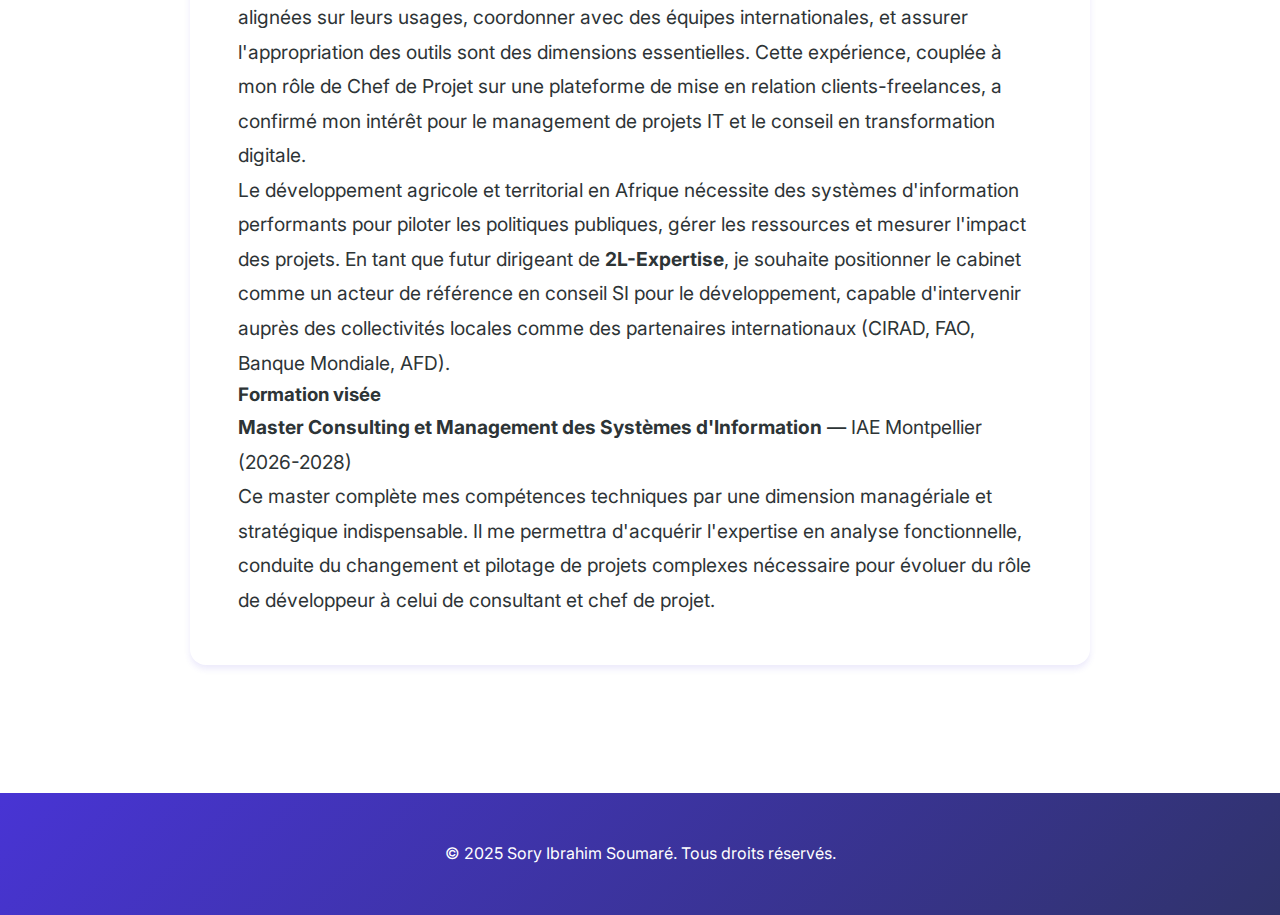
<file: projetPro.html>
<!DOCTYPE html>
<html lang="fr">
<head>
  <meta charset="UTF-8">
  <meta name="viewport" content="width=device-width, initial-scale=1.0">
  <title>Portfolio - Projet Professionnel</title>
  <link rel="stylesheet" href="styles.css">
  <link href="https://fonts.googleapis.com/css2?family=Inter:wght@400;500;600;700&display=swap" rel="stylesheet">
  <link rel="stylesheet" href="https://cdnjs.cloudflare.com/ajax/libs/font-awesome/6.0.0/css/all.min.css">
</head>
<body>
  <header>
    <h1>Sory Ibrahim Soumaré</h1>
    <p>Développeur full-stack Junior en informatique | Étudiant en Informatique</p>
    <div class="social-links">
      <a href="https://github.com/Ryso667" target="_blank" rel="noopener noreferrer" class="hover-lift" aria-label="GitHub">
        <i class="fab fa-github"></i>
      </a>
      <a href="https://www.linkedin.com/in/sory-ibrahim-soumaré-824bb32b7" target="_blank" rel="noopener noreferrer" class="hover-lift" aria-label="LinkedIn">
        <i class="fab fa-linkedin"></i>
      </a>
    </div>
  </header>

  <nav>
    <ul>
      <li><a href="index.html" class="active"><i class="fas fa-user"></i> À propos</a></li>
      <li><a href="experience.html"><i class="fas fa-graduation-cap"></i> Parcours</a></li>
      <li><a href="projetPro.html" class="active"><i class="fas fa-user"></i> Projet Professionnel </a></li>
      <li><a href="skills.html"><i class="fas fa-code"></i> Compétences</a></li>
      <li><a href="projects.html"><i class="fas fa-project-diagram"></i> Projets</a></li>
      <li><a href="certifications.html"><i class="fas fa-certificate"></i> Certifications</a></li>
      <li><a href="contact.html"><i class="fas fa-envelope"></i> Contact</a></li>
    </ul>
  </nav>

  <section id="project-pro">
    <h2>Projet Professionnel</h2>
    <div class="about-content hover-lift">
       
      <div class="vision">
        <h3>Vision</h3>
        <p>Devenir expert en management de projets IT et transformation digitale, puis diriger <strong>2L-Expertise</strong>, cabinet familial de conseil en développement agricole et territorial, pour accompagner les organisations africaines dans leur modernisation numérique.</p>
      </div>
    
      <div class="parcours">
        <h3>Parcours visé</h3>
        
        <div class="etape">
          <h4>Court terme  — Consultant / Chef de Projet IT</h4>
          <p>Intégrer un cabinet de conseil (Big 4, ESN ...) ou une organisation internationale en tant que Consultant IT ou Chef de Projet IT junior. Acquérir une expertise opérationnelle en pilotage de projets de transformation digitale, analyse fonctionnelle et accompagnement au changement, idéalement sur des projets à impact (secteur de la finance,secteur public, développement international).</p>
        </div>
    
        <div class="etape">
          <h4>Moyen terme  — Consultant Senior / Manager SI</h4>
          <p>Évoluer vers un poste de Consultant Senior ou Manager en Management des SI, avec la responsabilité de piloter des projets complexes, d'encadrer des équipes et de conseiller des directions générales sur leurs stratégies de transformation digitale. Développer une expertise sectorielle forte sur les enjeux de digitalisation des organisations opérant dans les pays en développement.</p>
        </div>
    
        <div class="etape">
          <h4>Long terme  — Direction de 2L-Expertise</h4>
          <p>Prendre la direction de <strong>2L-Expertise</strong>, cabinet familial basé au Mali spécialisé dans le développement agricole et territorial en Afrique de l'Ouest. Y structurer une offre de consulting en transformation digitale et management de projets IT, en capitalisant sur l'expertise acquise à l'international.</p>
        </div>
      </div>
    
      <div class="motivation">
        <h3>Pourquoi ce projet ?</h3>
        <p>Mon stage au CIRAD m'a révélé que la réussite d'un projet informatique dépasse le cadre technique : recueillir les besoins d'acteurs pluridisciplinaires, concevoir des solutions alignées sur leurs usages, coordonner avec des équipes internationales, et assurer l'appropriation des outils sont des dimensions essentielles. Cette expérience, couplée à mon rôle de Chef de Projet sur une plateforme de mise en relation clients-freelances, a confirmé mon intérêt pour le management de projets IT et le conseil en transformation digitale.</p>
        
        <p>Le développement agricole et territorial en Afrique nécessite des systèmes d'information performants pour piloter les politiques publiques, gérer les ressources et mesurer l'impact des projets. En tant que futur dirigeant de <strong>2L-Expertise</strong>, je souhaite positionner le cabinet comme un acteur de référence en conseil SI pour le développement, capable d'intervenir auprès des collectivités locales comme des partenaires internationaux (CIRAD, FAO, Banque Mondiale, AFD).</p>
      </div>
    
      <div class="formation">
        <h3>Formation visée</h3>
        <p><strong>Master Consulting et Management des Systèmes d'Information</strong> — IAE Montpellier (2026-2028)</p>
        <p>Ce master complète mes compétences techniques par une dimension managériale et stratégique indispensable. Il me permettra d'acquérir l'expertise en analyse fonctionnelle, conduite du changement et pilotage de projets complexes nécessaire pour évoluer du rôle de développeur à celui de consultant et chef de projet.</p>
      </div>
  </section>

  <footer>
    <p>&copy; 2025 Sory Ibrahim Soumaré. Tous droits réservés.</p>
  </footer>

  <script src="script.js"></script>
</body>
</html>
</file>
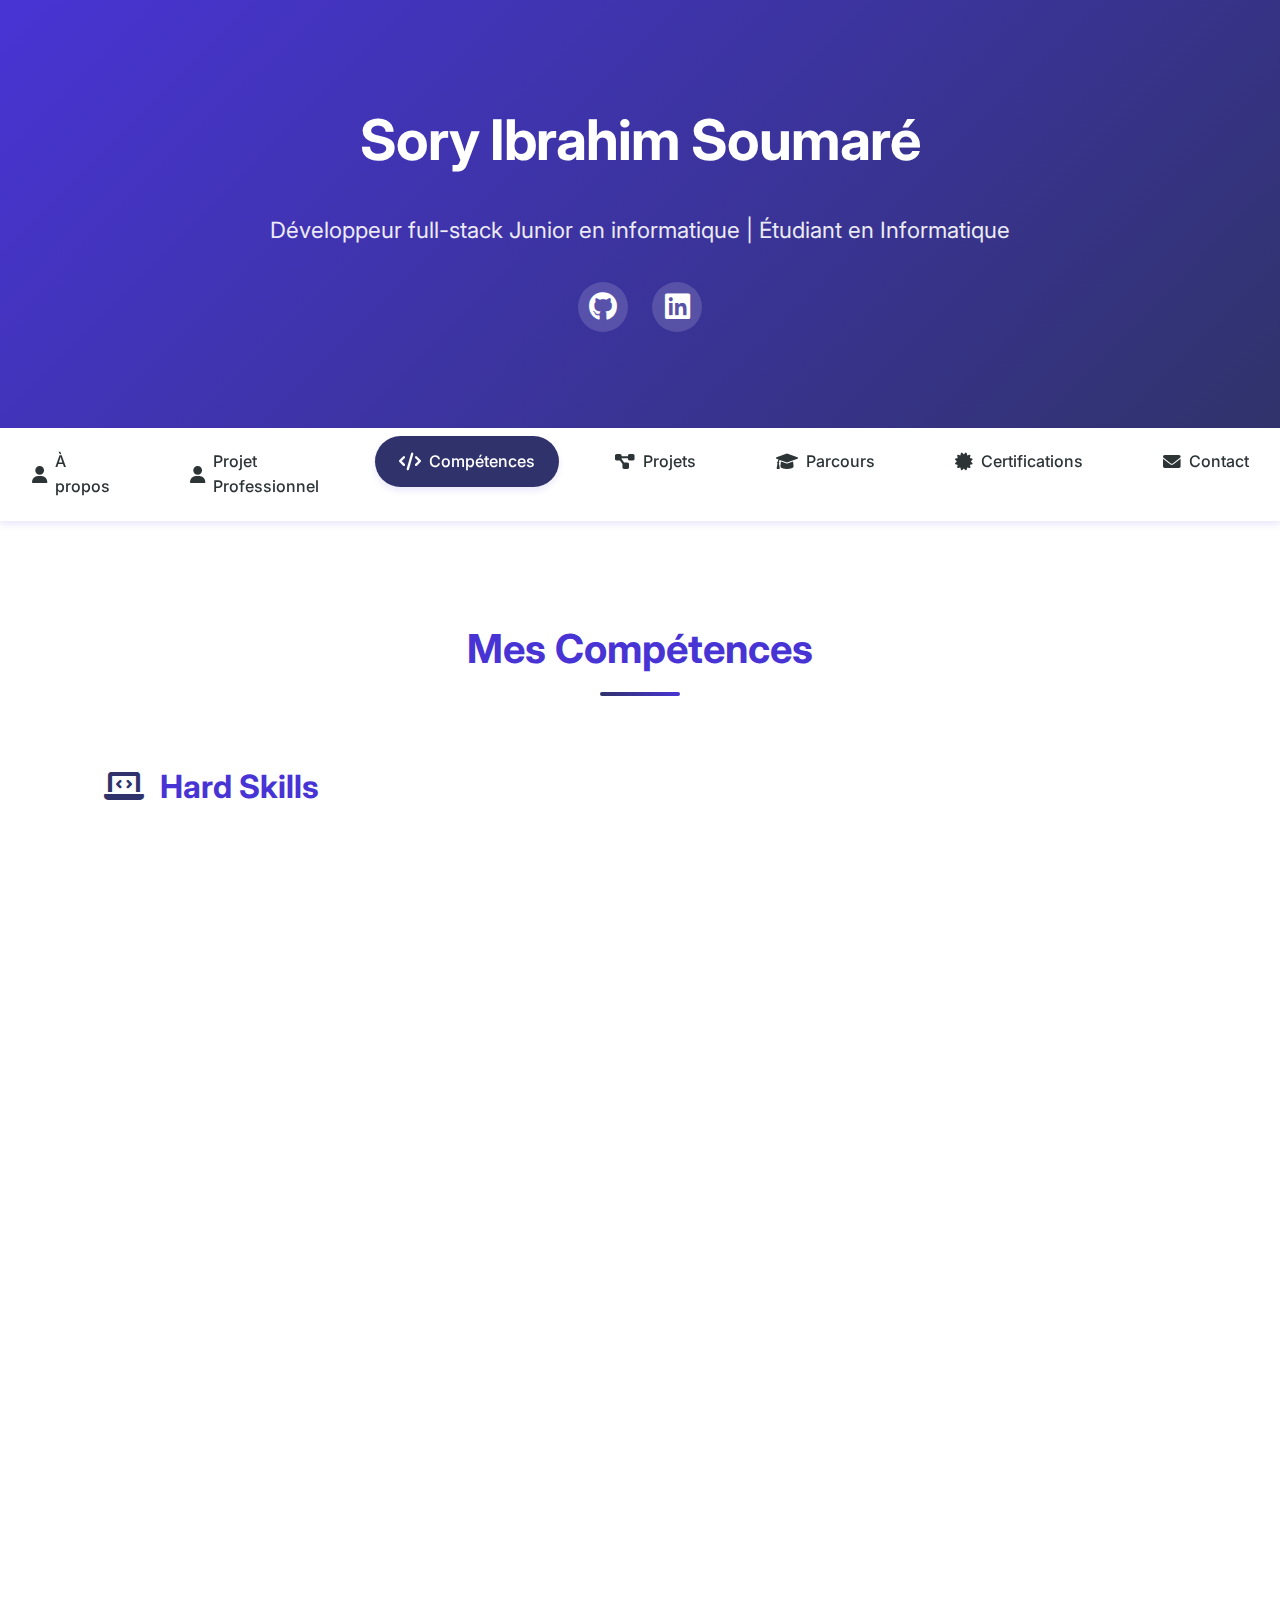
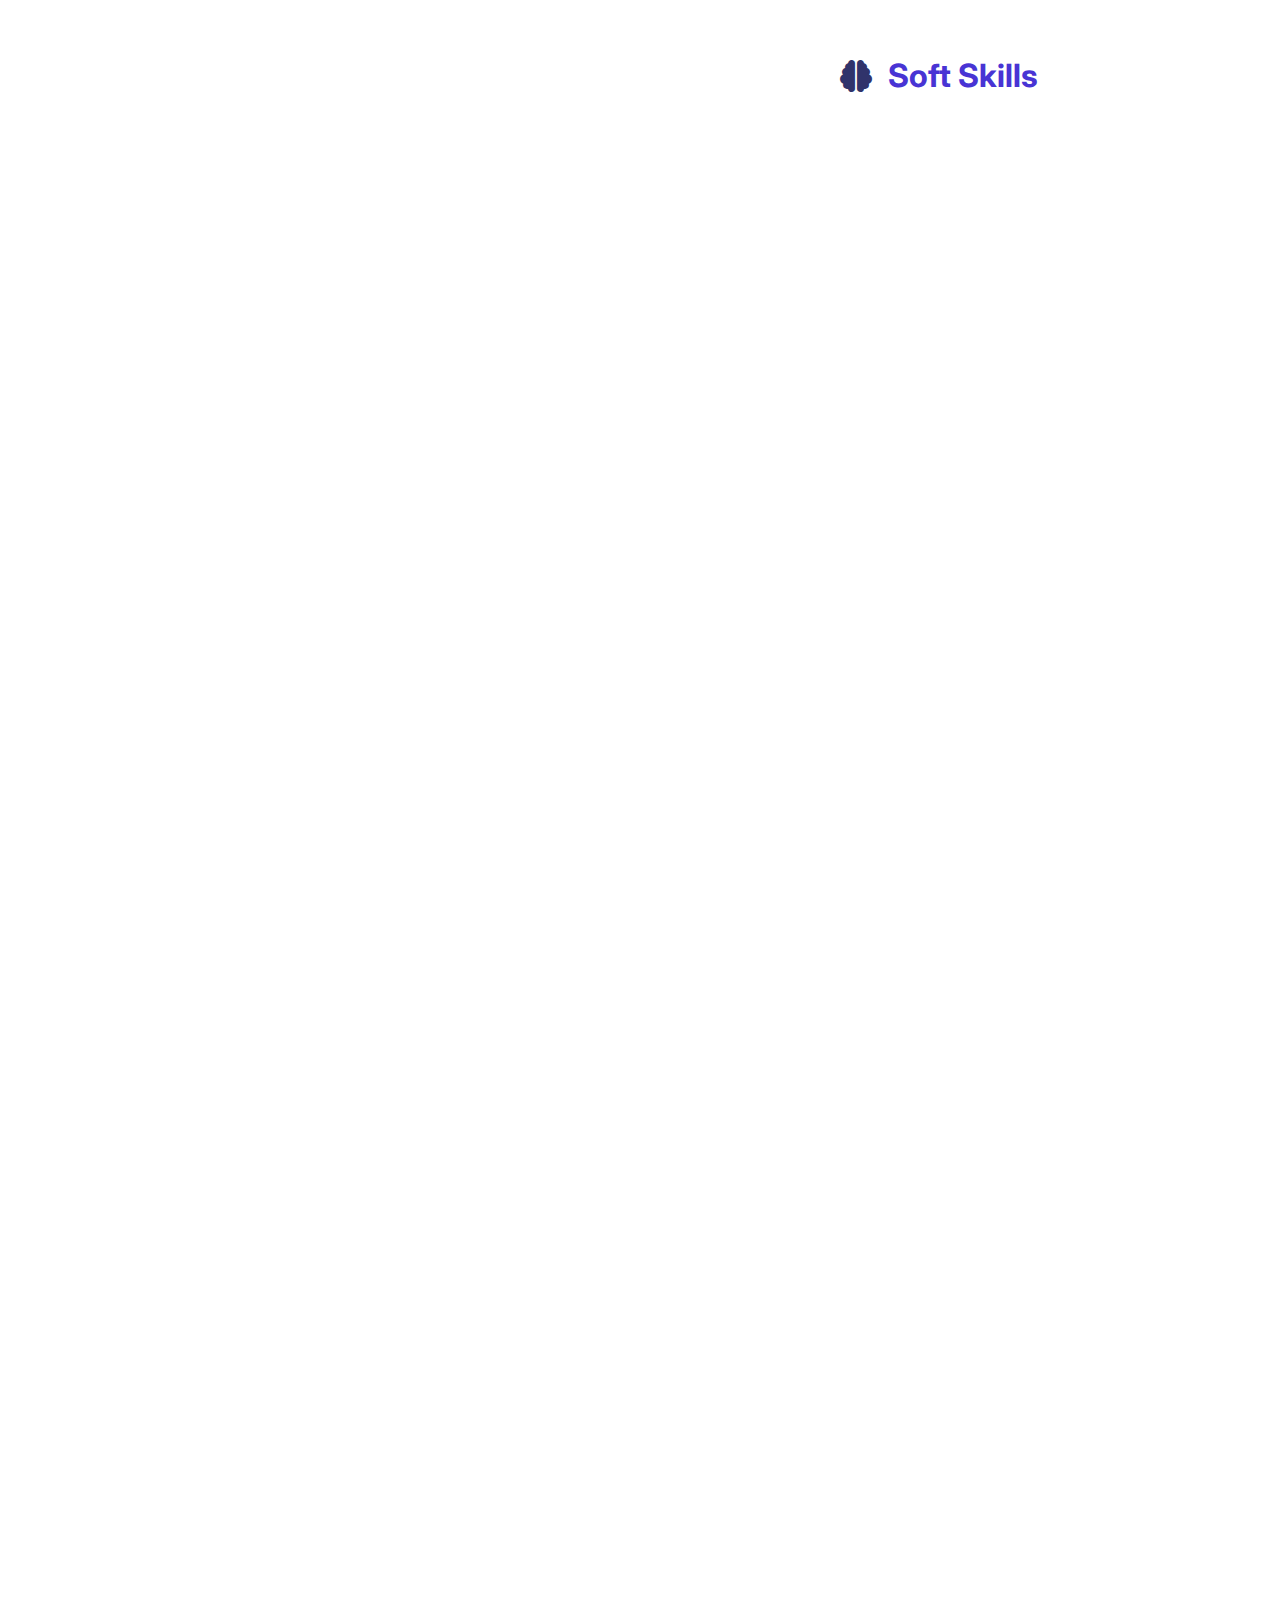
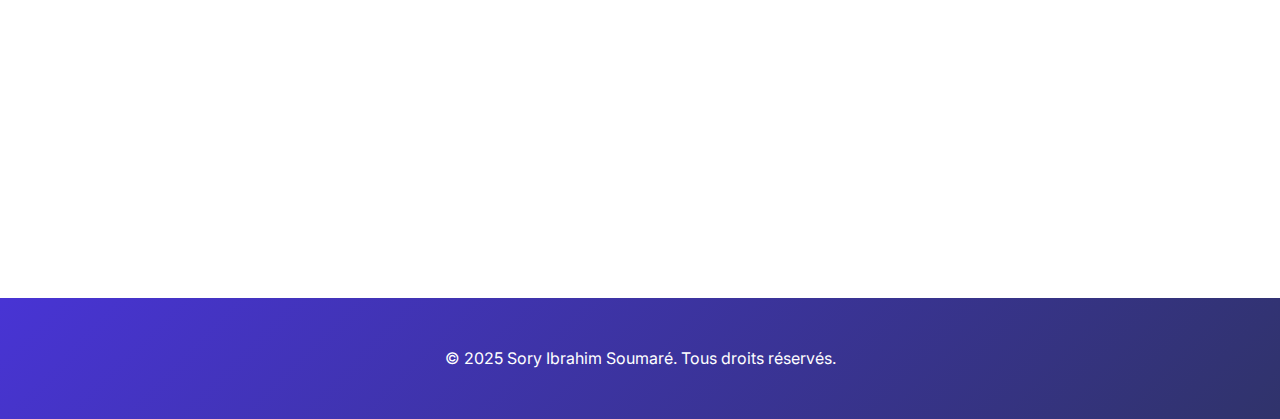
<file: skills.html>
<!DOCTYPE html>
<html lang="fr">
<head>
    <meta charset="UTF-8">
    <meta name="viewport" content="width=device-width, initial-scale=1.0">
    <title>Compétences - Sory Ibrahim Soumaré</title>
    <link rel="stylesheet" href="styles.css">
    <link href="https://fonts.googleapis.com/css2?family=Inter:wght@400;500;600;700&display=swap" rel="stylesheet">
    <link rel="stylesheet" href="https://cdnjs.cloudflare.com/ajax/libs/font-awesome/6.0.0/css/all.min.css">
</head>
<body>
    <header>
        <h1>Sory Ibrahim Soumaré</h1>
        <p>Développeur full-stack Junior en informatique | Étudiant en Informatique</p>
        <div class="social-links">
            <a href="https://github.com/Ryso667" target="_blank" rel="noopener noreferrer" class="hover-lift" aria-label="GitHub">
                <i class="fab fa-github"></i>
            </a>
            <a href="https://www.linkedin.com/in/sory-ibrahim-soumaré-824bb32b7" target="_blank" rel="noopener noreferrer" class="hover-lift" aria-label="LinkedIn">
                <i class="fab fa-linkedin"></i>
            </a>
        </div>
    </header>

    <nav>
        <ul>
            <li><a href="index.html"><i class="fas fa-user"></i> À propos</a></li>
            <li><a href="projetPro.html" class="active"><i class="fas fa-user"></i> Projet Professionnel </a></li>
            <li><a href="skills.html" class="active"><i class="fas fa-code"></i> Compétences</a></li>
            <li><a href="projects.html"><i class="fas fa-project-diagram"></i> Projets</a></li>
            <li><a href="experience.html"><i class="fas fa-graduation-cap"></i> Parcours</a></li>
            <li><a href="certifications.html"><i class="fas fa-certificate"></i> Certifications</a></li>
            <li><a href="contact.html"><i class="fas fa-envelope"></i> Contact</a></li>
        </ul>
    </nav>

    <section id="skills">
        <h2>Mes Compétences</h2>
        
        <div class="skills-container">
            <!-- Hard Skills -->
            <div class="skills-category">
                <h3><i class="fas fa-laptop-code"></i> Hard Skills</h3>
                
                <div class="skills-grid">
                    <!-- Développement -->
                    <div class="skill-card hover-lift">
                        <div class="skill-header">
                            <i class="fas fa-code"></i>
                            <h4>Compétences Techniques</h4>
                        </div>
                        <ul>
                            <li><i class="fas fa-check"></i> Programmation orientée objet en Java : encapsulation, héritage, modularisation, conception de logiciels</li>
                            <li><i class="fas fa-check"></i> Développement web Front-End : HTML, CSS, JavaScript, Tailwind CSS, Leaflet.js</li>
                            <li><i class="fas fa-check"></i> Développement Back-End : PHP (CRUD, sessions) et Java (servlets, gestion de données, JDBC)</li>
                            <li><i class="fas fa-check"></i> Bases en Python et initiation au scripting</li>
                            <li><i class="fas fa-check"></i> Modélisation UML et méthode Merise pour l’analyse et la conception de systèmes d’information</li>

                        </ul>
                    </div>

                    <!-- Base de Données & Systèmes -->
                    <div class="skill-card hover-lift">
                        <div class="skill-header">
                            <i class="fas fa-database"></i>
                            <h4>Bases de données</h4>
                        </div>
                        <ul>
                            <li><i class="fas fa-check"></i> Conception et modélisation de bases relationnelles (Merise, UML, diagrammes entité-association)</li>
                            <li><i class="fas fa-check"></i> Gestion et manipulation de données avec MySQL sous Linux</li>
                            <li><i class="fas fa-check"></i> Création et administration de schémas, tables et relations entre entités</li>
                            <li><i class="fas fa-check"></i> Écriture, optimisation et maintenance de requêtes SQL complexes</li>
                            <li><i class="fas fa-check"></i> Intégration des bases dans des applications via JDBC ou PHP (connexion, CRUD, transactions)</li>
                            
                        </ul>
                    </div>
                    <div class="skill-card hover-lift">
                        <div class="skill-header">
                            <i class="fas fa-network-wired"></i>
                            <h4>Administration Réseau & Systèmes</h4>
                        </div>
                        <ul>
                            <li><i class="fas fa-check"></i> Conception et déploiement d’infrastructures réseau sécurisées (Linux/Windows, accès distant SSH/RDP/VNC)</li>
                            <li><i class="fas fa-check"></i> Partage et transfert de fichiers via Samba, FTP, SFTP, FTPS avec gestion des permissions</li>
                            <li><i class="fas fa-check"></i> Administration de serveurs web et applications PHP avec base de données et HTTPS</li>
                            <li><i class="fas fa-check"></i> Services de messagerie (SMTP, IMAP, POP) et notifications automatiques des actions critiques</li>
                            <li><i class="fas fa-check"></i> Configuration DNS, pare-feu, journalisation et automatisation via scripts Bash/Python</li>
                        </ul>
                    </div>

                    <div class="skill-card hover-lift">
                        <div class="skill-header">
                            <i class="fas fa-brain"></i>
                            <h4>IA & Productivité</h4>
                        </div>
                        <ul>
                            <li><i class="fas fa-check"></i> Utilisation stratégique d’IA génératives (ChatGPT, Cursor AI) pour la recherche et la documentation technique</li>
                            <li><i class="fas fa-check"></i> Optimisation des requêtes et génération de solutions adaptées aux contextes métiers</li>
                            <li><i class="fas fa-check"></i> Automatisation partielle des tâches répétitives et amélioration de la productivité en développement</li>
                            <li><i class="fas fa-check"></i> Approche éthique et responsable de l’intégration de l’IA dans les processus numériques</li>
                    
                        </ul>
                    </div>

                    <!-- Analyse & Mathématiques -->
                    <div class="skill-card hover-lift">
                        <div class="skill-header">
                            <i class="fas fa-calculator"></i>
                            <h4>Analyse & Mathématiques</h4>
                        </div>
                        <ul>
                            <li><i class="fas fa-check"></i> Bases solides en analyse et algèbre appliquées à l’informatique</li>
                            <li><i class="fas fa-check"></i> Mathématiques discrètes et logique pour la modélisation et la programmation</li>
                            <li><i class="fas fa-check"></i> Notions en statistiques et probabilités </li>
                            <li><i class="fas fa-check"></i> Initiation à la recherche opérationnelle et à l’optimisation</li>
                            
                        
                        </ul>
                    </div>

            <!-- Soft Skills -->
            <div class="skills-category">
                <h3><i class="fas fa-brain"></i> Soft Skills</h3>
                
                <div class="skills-grid">
                    <!-- Gestion & Projet -->
                    <div class="skill-card hover-lift">
                        <div class="skill-header">
                            <i class="fas fa-tasks"></i>
                            <h4>Gestion & Projet</h4>
                        </div>
                        <ul>
                            <li><i class="fas fa-check"></i> Expérience en pilotage de projets informatiques académiques (analyse, conception, coordination)</li>
                            <li><i class="fas fa-check"></i> Compétences en gestion, planification et suivi des objectifs</li>
                            <li><i class="fas fa-check"></i> Capacité à relier besoins métiers et solutions techniques</li>
                            <li><i class="fas fa-check"></i> Rédaction de cahiers des charges et documentation technique</li>
                            <li><i class="fas fa-check"></i> Pratique de la veille technologique et adaptation rapide aux innovations</li>
                        </ul>
                    </div>
                </div>
            </div>

                    <!-- Compétences Transversales -->
                    <div class="skill-card hover-lift">
                        <div class="skill-header">
                            <i class="fas fa-users"></i>
                            <h4>Compétences Transversales</h4>
                        </div>
                        <ul>
                            <li><i class="fas fa-check"></i> Esprit d’analyse et approche méthodique dans la résolution de problèmes</li>
                            <li><i class="fas fa-check"></i> Collaboration efficace dans des projets collectifs et interdisciplinaires</li>
                            <li><i class="fas fa-check"></i> Autonomie, rigueur et sens des responsabilités dans le travail</li>
                            <li><i class="fas fa-check"></i> Leadership naturel et capacité à motiver une équipe</li>
                            <li><i class="fas fa-check"></i> Adaptabilité face aux nouveaux outils et environnements technologiques</li>
                            <li><i class="fas fa-check"></i> Communication claire, professionnelle et orientée solution</li>
                        </ul>
                    </div>
    </section>

    <footer>
        <p>&copy; 2025 Sory Ibrahim Soumaré. Tous droits réservés.</p>
    </footer>

    <script src="script.js"></script>
</body>
</html>
</file>
<file: styles.css>
/* Variables globales */
:root {
  --primary-color: #4834d4;
  --secondary-color: #686de0;
  --accent-color: #30336b;
  --text-color: #2d3436;
  --bg-color: #ffffff;
  --section-bg: #f9f9f9;
  --card-bg: #ffffff;
  --gradient-start: #4834d4;
  --gradient-end: #30336b;
  --transition: all 0.3s ease;
  --shadow: 0 4px 6px rgba(72, 52, 212, 0.1);
  --shadow-hover: 0 8px 15px rgba(72, 52, 212, 0.2);
}

/* Reset et styles de base */
* {
  margin: 0;
  padding: 0;
  box-sizing: border-box;
}

body {
  font-family: 'Inter', sans-serif;
  line-height: 1.6;
  color: var(--text-color);
  background-color: var(--bg-color);
}

/* Header */
header {
  background: linear-gradient(135deg, var(--gradient-start), var(--gradient-end));
  color: white;
  padding: 6rem 2rem;
  text-align: center;
  position: relative;
  overflow: hidden;
}

header::before {
  content: '';
  position: absolute;
  top: 0;
  left: 0;
  right: 0;
  bottom: 0;
  background: url('data:image/svg+xml,<svg width="20" height="20" viewBox="0 0 20 20" xmlns="http://www.w3.org/2000/svg"><rect width="1" height="1" fill="rgba(255,255,255,0.1)"/></svg>');
  opacity: 0.1;
}

header h1 {
  font-size: 3.5rem;
  margin-bottom: 1.5rem;
  animation: fadeInDown 1s ease;
  font-weight: 700;
  letter-spacing: -1px;
}

header p {
  font-size: 1.4rem;
  opacity: 0.9;
  animation: fadeInUp 1s ease;
  max-width: 800px;
  margin: 0 auto;
  line-height: 1.8;
}

.social-links {
  margin-top: 2rem;
  display: flex;
  justify-content: center;
  gap: 1.5rem;
  z-index: 10;
  position: relative;
}

.social-links a {
  color: white;
  font-size: 1.8rem;
  transition: var(--transition);
  padding: 0.8rem;
  border-radius: 50%;
  background: rgba(255, 255, 255, 0.15);
  width: 50px;
  height: 50px;
  display: flex;
  align-items: center;
  justify-content: center;
  text-decoration: none;
  cursor: pointer;
  position: relative;
  z-index: 2;
}

.social-links a:hover {
  transform: translateY(-5px) scale(1.1);
  background: var(--accent-color);
  box-shadow: var(--shadow);
}

.social-links a:active {
  transform: translateY(-2px) scale(0.95);
}

/* Navigation */
nav {
  background-color: var(--card-bg);
  box-shadow: var(--shadow);
  position: sticky;
  top: 0;
  z-index: 1000;
  padding: 0.5rem;
}

nav ul {
  display: flex;
  justify-content: center;
  list-style: none;
  gap: 2rem;
  max-width: 1200px;
  margin: 0 auto;
}

nav a {
  color: var(--text-color);
  text-decoration: none;
  font-weight: 500;
  padding: 0.8rem 1.5rem;
  border-radius: 2rem;
  transition: var(--transition);
  display: flex;
  align-items: center;
  gap: 0.5rem;
}

nav a:hover {
  background-color: var(--accent-color);
  color: white;
  transform: translateY(-2px);
}

nav a.active {
  background-color: var(--accent-color);
  color: white;
  box-shadow: var(--shadow);
}

nav a i {
  font-size: 1.1rem;
}

/* Sections */
section {
  padding: 6rem 2rem;
  max-width: 1200px;
  margin: 0 auto;
}

section:nth-child(even) {
  background-color: var(--section-bg);
}

h2 {
  color: var(--primary-color);
  margin-bottom: 3rem;
  font-size: 2.5rem;
  position: relative;
  text-align: center;
}

h2::after {
  content: '';
  position: absolute;
  bottom: -15px;
  left: 50%;
  transform: translateX(-50%);
  width: 80px;
  height: 4px;
  background: linear-gradient(90deg, var(--accent-color), var(--primary-color));
  border-radius: 2px;
}

/* À propos */
.about-content {
  background-color: var(--card-bg);
  padding: 3rem;
  border-radius: 1rem;
  box-shadow: var(--shadow);
  max-width: 900px;
  margin: 0 auto;
  position: relative;
  overflow: hidden;
}

.about-content::before {
  content: '';
  position: absolute;
  top: 0;
  left: 0;
  width: 100%;
  height: 5px;
  background: linear-gradient(90deg, var(--accent-color), var(--primary-color));
}

.about-content p {
  font-size: 1.2rem;
  line-height: 1.8;
  color: var(--text-color);
}

.about-content p emoji {
  font-size: 1.4rem;
  margin-right: 0.5rem;
}

/* Styles pour la section des compétences */
.skills-container {
    max-width: 1200px;
    margin: 0 auto;
    padding: 2rem;
}

.skills-category {
    margin-bottom: 4rem;
}

.skills-category h3 {
    font-size: 2rem;
    color: var(--primary-color);
    margin-bottom: 2rem;
    display: flex;
    align-items: center;
    gap: 1rem;
}

.skills-category h3 i {
    color: var(--accent-color);
}

.skills-grid {
    display: grid;
    grid-template-columns: repeat(auto-fit, minmax(300px, 1fr));
    gap: 2rem;
}

.skill-card {
    background: var(--card-bg);
    border-radius: 1rem;
    padding: 2rem;
    box-shadow: var(--shadow);
    transition: var(--transition);
    position: relative;
    overflow: hidden;
}

.skill-card::before {
    content: '';
    position: absolute;
    top: 0;
    left: 0;
    width: 100%;
    height: 5px;
    background: linear-gradient(90deg, var(--accent-color), var(--primary-color));
}

.skill-header {
    display: flex;
    align-items: center;
    gap: 1rem;
    margin-bottom: 1.5rem;
}

.skill-header i {
    font-size: 1.8rem;
    color: var(--accent-color);
}

.skill-header h4 {
    font-size: 1.4rem;
    color: var(--primary-color);
    margin: 0;
}

.skill-card ul {
    list-style: none;
    padding: 0;
    margin: 0;
}

.skill-card li {
    display: flex;
    align-items: center;
    gap: 0.8rem;
    margin-bottom: 1rem;
    font-size: 1.1rem;
    color: var(--text-color);
}

.skill-card li i {
    color: var(--accent-color);
    font-size: 1rem;
}

.skill-card:hover {
    transform: translateY(-5px);
    box-shadow: var(--shadow-hover);
}

/* Animation pour les cartes de compétences */
@keyframes fadeInUp {
    from {
        opacity: 0;
        transform: translateY(20px);
    }
    to {
        opacity: 1;
        transform: translateY(0);
    }
}

.skill-card {
    animation: fadeInUp 0.6s ease-out forwards;
    opacity: 0;
}

.skill-card:nth-child(1) { animation-delay: 0.1s; }
.skill-card:nth-child(2) { animation-delay: 0.2s; }
.skill-card:nth-child(3) { animation-delay: 0.3s; }
.skill-card:nth-child(4) { animation-delay: 0.4s; }
.skill-card:nth-child(5) { animation-delay: 0.5s; }

/* Responsive Design pour les compétences */
@media (max-width: 768px) {
    .skills-container {
        padding: 1rem;
    }

    .skills-grid {
        grid-template-columns: 1fr;
    }

    .skill-card {
        padding: 1.5rem;
    }

    .skill-header h4 {
        font-size: 1.2rem;
    }

    .skill-card li {
        font-size: 1rem;
    }
}

/* Styles pour la section des projets */
.projects-container {
    max-width: 1200px;
    margin: 0 auto;
    padding: 2rem;
    display: grid;
    grid-template-columns: repeat(auto-fit, minmax(350px, 1fr));
    gap: 2rem;
}

.project-card {
    background: var(--card-bg);
    border-radius: 1rem;
    padding: 2rem;
    box-shadow: var(--shadow);
    transition: var(--transition);
    position: relative;
    overflow: hidden;
    display: flex;
    flex-direction: column;
    gap: 1.5rem;
}

.project-card::before {
    content: '';
    position: absolute;
    top: 0;
    left: 0;
    width: 100%;
    height: 5px;
    background: linear-gradient(90deg, var(--accent-color), var(--primary-color));
}

.project-header {
    display: flex;
    align-items: center;
    gap: 1rem;
}

.project-header i {
    font-size: 2rem;
    color: var(--accent-color);
}

.project-header h3 {
    font-size: 1.4rem;
    color: var(--primary-color);
    margin: 0;
    line-height: 1.4;
}

.project-date {
    display: flex;
    align-items: center;
    gap: 0.5rem;
    color: var(--accent-color);
    font-size: 0.95rem;
    margin-top: -0.5rem;
    margin-bottom: 0.5rem;
}

.project-date i {
    font-size: 1rem;
}

.project-date span {
    font-weight: 500;
}

.project-tech {
    display: flex;
    flex-wrap: wrap;
    gap: 0.5rem;
}

.tech-tag {
    background: rgba(72, 52, 212, 0.1);
    color: var(--primary-color);
    padding: 0.4rem 0.8rem;
    border-radius: 2rem;
    font-size: 0.9rem;
    font-weight: 500;
    transition: var(--transition);
}

.tech-tag:hover {
    background: var(--accent-color);
    color: white;
    transform: translateY(-2px);
}

.project-content {
    flex-grow: 1;
}

.project-content h4 {
    color: var(--primary-color);
    font-size: 1.1rem;
    margin-bottom: 1rem;
}

.project-content ul {
    list-style: none;
    padding: 0;
    margin: 0;
}

.project-content li {
    display: flex;
    align-items: flex-start;
    gap: 0.8rem;
    margin-bottom: 0.8rem;
    font-size: 1rem;
    color: var(--text-color);
    line-height: 1.5;
}

.project-content li i {
    color: var(--accent-color);
    font-size: 0.9rem;
    margin-top: 0.3rem;
}

.project-links {
    margin-top: 1.5rem;
    padding-top: 1rem;
    border-top: 1px solid rgba(72, 52, 212, 0.1);
}

.github-link {
    display: inline-flex;
    align-items: center;
    gap: 0.5rem;
    color: var(--primary-color);
    text-decoration: none;
    padding: 0.6rem 1.2rem;
    border-radius: 2rem;
    background: rgba(72, 52, 212, 0.1);
    transition: var(--transition);
    font-weight: 500;
}

.github-link i {
    font-size: 1.2rem;
}

.github-link:hover {
    background: var(--accent-color);
    color: white;
    transform: translateY(-2px);
}

.project-card:hover {
    transform: translateY(-5px);
    box-shadow: var(--shadow-hover);
}

/* Animation pour les cartes de projets */
@keyframes fadeInUp {
    from {
        opacity: 0;
        transform: translateY(20px);
    }
    to {
        opacity: 1;
        transform: translateY(0);
    }
}

.project-card {
    animation: fadeInUp 0.6s ease-out forwards;
    opacity: 0;
}

.project-card:nth-child(1) { animation-delay: 0.1s; }
.project-card:nth-child(2) { animation-delay: 0.2s; }
.project-card:nth-child(3) { animation-delay: 0.3s; }
.project-card:nth-child(4) { animation-delay: 0.4s; }

/* Responsive Design pour les projets */
@media (max-width: 768px) {
    .projects-container {
        padding: 1rem;
        grid-template-columns: 1fr;
    }

    .project-card {
        padding: 1.5rem;
    }

    .project-header h3 {
        font-size: 1.2rem;
    }

    .project-content li {
        font-size: 0.95rem;
    }
}

/* Contact */
.contact-container {
    max-width: 600px;
    margin: 0 auto;
    padding: 2rem;
}

.contact-info-card {
    background: var(--card-bg);
    border-radius: 15px;
    padding: 2.5rem;
    box-shadow: 0 4px 6px rgba(0, 0, 0, 0.1);
    transition: all 0.3s ease;
}

.contact-info-card:hover {
    transform: translateY(-5px);
    box-shadow: 0 8px 15px rgba(0, 0, 0, 0.2);
}

.contact-header {
    display: flex;
    align-items: center;
    gap: 1rem;
    margin-bottom: 2rem;
    padding-bottom: 1rem;
    border-bottom: 2px solid var(--accent-color);
}

.contact-header i {
    font-size: 2rem;
    color: var(--accent-color);
}

.contact-header h3 {
    font-size: 1.5rem;
    color: var(--text-color);
    margin: 0;
}

.contact-details {
    display: flex;
    flex-direction: column;
    gap: 1.5rem;
}

.contact-item {
    display: flex;
    align-items: center;
    gap: 1.5rem;
    padding: 1rem;
    border-radius: 10px;
    background: var(--bg-color);
    transition: all 0.3s ease;
    text-decoration: none;
    color: var(--text-color);
}

.contact-item:hover {
    transform: translateX(10px);
    background: var(--accent-color);
    color: white;
}

.contact-item:hover .contact-icon i {
    transform: scale(1.2);
    color: white;
}

.contact-icon {
    width: 50px;
    height: 50px;
    display: flex;
    align-items: center;
    justify-content: center;
    background: var(--card-bg);
    border-radius: 50%;
    transition: all 0.3s ease;
}

.contact-icon i {
    font-size: 1.5rem;
    color: var(--accent-color);
    transition: all 0.3s ease;
}

.contact-text {
    display: flex;
    flex-direction: column;
    gap: 0.25rem;
}

.contact-label {
    font-size: 0.9rem;
    color: var(--text-muted);
    font-weight: 500;
}

.contact-value {
    font-size: 1.1rem;
    font-weight: 600;
}

/* Animation d'apparition */
@keyframes fadeInUp {
    from {
        opacity: 0;
        transform: translateY(20px);
    }
    to {
        opacity: 1;
        transform: translateY(0);
    }
}

.contact-info-card {
    animation: fadeInUp 0.6s ease-out;
}

/* Responsive Design */
@media (max-width: 768px) {
    .contact-container {
        padding: 1rem;
    }

    .contact-info-card {
        padding: 1.5rem;
    }

    .contact-header {
        margin-bottom: 1.5rem;
    }

    .contact-header i {
        font-size: 1.5rem;
    }

    .contact-header h3 {
        font-size: 1.25rem;
    }

    .contact-item {
        padding: 0.75rem;
        gap: 1rem;
    }

    .contact-icon {
        width: 40px;
        height: 40px;
    }

    .contact-icon i {
        font-size: 1.25rem;
    }

    .contact-value {
        font-size: 1rem;
    }
}

@media (max-width: 480px) {
    .contact-info-card {
        padding: 1.25rem;
    }

    .contact-header {
        margin-bottom: 1.25rem;
    }

    .contact-item {
        padding: 0.5rem;
    }

    .contact-icon {
        width: 35px;
        height: 35px;
    }

    .contact-icon i {
        font-size: 1.1rem;
    }

    .contact-label {
        font-size: 0.8rem;
    }

    .contact-value {
        font-size: 0.9rem;
    }
}

/* Footer */
footer {
  background: linear-gradient(135deg, var(--gradient-start), var(--gradient-end));
  color: white;
  text-align: center;
  padding: 3rem;
  margin-top: 2rem;
}

/* Animations */
@keyframes fadeInDown {
  from {
    opacity: 0;
    transform: translateY(-30px);
  }
  to {
    opacity: 1;
    transform: translateY(0);
  }
}

@keyframes fadeInUp {
  from {
    opacity: 0;
    transform: translateY(30px);
  }
  to {
    opacity: 1;
    transform: translateY(0);
  }
}

/* Responsive Design */
@media (max-width: 768px) {
  header {
    padding: 4rem 1rem;
  }

  header h1 {
    font-size: 2.5rem;
  }

  header p {
    font-size: 1.2rem;
  }

  nav ul {
    flex-direction: column;
    align-items: center;
    gap: 1rem;
    padding: 1rem;
  }

  section {
    padding: 4rem 1rem;
  }

  .about-content {
    padding: 2rem;
  }

  .about-content p {
    font-size: 1.1rem;
  }

  .projects-container {
    grid-template-columns: 1fr;
  }
}

/* Effets de survol et transitions */
.hover-lift {
  transition: var(--transition);
}

.hover-lift:hover {
  transform: translateY(-5px);
  box-shadow: var(--shadow-hover);
}

/* Styles pour les emojis */
.emoji {
  display: inline-block;
  animation: wave 2s infinite;
  transform-origin: 70% 70%;
}

@keyframes wave {
  0% { transform: rotate(0deg); }
  10% { transform: rotate(14deg); }
  20% { transform: rotate(-8deg); }
  30% { transform: rotate(14deg); }
  40% { transform: rotate(-4deg); }
  50% { transform: rotate(10deg); }
  60% { transform: rotate(0deg); }
  100% { transform: rotate(0deg); }
}

/* Timeline Styles */
.timeline-container {
    max-width: 1000px;
    margin: 0 auto;
    padding: 2rem;
    position: relative;
}

.timeline {
    position: relative;
    padding: 2rem 0;
}

.timeline::before {
    content: '';
    position: absolute;
    top: 0;
    left: 50%;
    transform: translateX(-50%);
    width: 4px;
    height: 100%;
    background: linear-gradient(to bottom, var(--accent-color), var(--primary-color));
    border-radius: 2px;
}

.timeline-item {
    position: relative;
    margin-bottom: 4rem;
    width: 100%;
    display: flex;
    justify-content: center;
}

.timeline-dot {
    position: absolute;
    left: 50%;
    transform: translateX(-50%);
    width: 20px;
    height: 20px;
    background: var(--primary-color);
    border-radius: 50%;
    border: 4px solid var(--bg-color);
    box-shadow: 0 0 0 4px rgba(72, 52, 212, 0.2);
    z-index: 2;
}

.timeline-content {
    width: 45%;
    position: relative;
    padding: 0 2rem;
}

.timeline-date {
    display: flex;
    align-items: center;
    gap: 0.5rem;
    color: var(--accent-color);
    font-weight: 500;
    margin-bottom: 1rem;
}

.timeline-date i {
    font-size: 1.1rem;
}

.timeline-card {
    background: var(--card-bg);
    border-radius: 1rem;
    padding: 2rem;
    box-shadow: var(--shadow);
    transition: var(--transition);
    position: relative;
    overflow: hidden;
}

.timeline-card::before {
    content: '';
    position: absolute;
    top: 0;
    left: 0;
    width: 100%;
    height: 5px;
    background: linear-gradient(90deg, var(--accent-color), var(--primary-color));
}

.timeline-header {
    display: flex;
    align-items: center;
    gap: 1rem;
    margin-bottom: 1.5rem;
}

.timeline-header i {
    font-size: 2rem;
    color: var(--accent-color);
}

.timeline-header h3 {
    font-size: 1.4rem;
    color: var(--primary-color);
    margin: 0;
}

.timeline-body h4 {
    color: var(--accent-color);
    font-size: 1.1rem;
    margin-bottom: 1rem;
}

.timeline-body ul {
    list-style: none;
    padding: 0;
    margin: 0;
}

.timeline-body li {
    display: flex;
    align-items: flex-start;
    gap: 0.8rem;
    margin-bottom: 0.8rem;
    font-size: 1rem;
    color: var(--text-color);
    line-height: 1.5;
}

.timeline-body li i {
    color: var(--accent-color);
    font-size: 0.9rem;
    margin-top: 0.3rem;
}

.timeline-card:hover {
    transform: translateY(-5px);
    box-shadow: var(--shadow-hover);
}

/* Animation pour la timeline */
@keyframes slideIn {
    from {
        opacity: 0;
        transform: translateX(-50px);
    }
    to {
        opacity: 1;
        transform: translateX(0);
    }
}

.timeline-item {
    animation: slideIn 0.6s ease-out forwards;
    opacity: 0;
}

.timeline-item:nth-child(1) { animation-delay: 0.2s; }
.timeline-item:nth-child(2) { animation-delay: 0.4s; }

/* Responsive Design pour la timeline */
@media (max-width: 768px) {
    .timeline::before {
        left: 30px;
    }

    .timeline-dot {
        left: 30px;
    }

    .timeline-content {
        width: calc(100% - 60px);
        margin-left: 60px;
        padding: 0;
    }

    .timeline-card {
        padding: 1.5rem;
    }

    .timeline-header h3 {
        font-size: 1.2rem;
    }

    .timeline-body li {
        font-size: 0.95rem;
    }
}

/* Styles pour la section des certifications */
.certifications-container {
    max-width: 1200px;
    margin: 0 auto;
    padding: 2rem;
    display: grid;
    grid-template-columns: repeat(auto-fit, minmax(350px, 1fr));
    gap: 2rem;
}

.certification-card {
    background: var(--card-bg);
    border-radius: 1rem;
    padding: 2rem;
    box-shadow: var(--shadow);
    transition: var(--transition);
    position: relative;
    overflow: hidden;
    display: flex;
    gap: 2rem;
}

.certification-card::before {
    content: '';
    position: absolute;
    top: 0;
    left: 0;
    width: 100%;
    height: 5px;
    background: linear-gradient(90deg, var(--accent-color), var(--primary-color));
}

.certification-badge {
    width: 80px;
    height: 80px;
    background: linear-gradient(135deg, var(--accent-color), var(--primary-color));
    border-radius: 50%;
    display: flex;
    align-items: center;
    justify-content: center;
    flex-shrink: 0;
    box-shadow: 0 4px 15px rgba(72, 52, 212, 0.3);
}

.certification-badge i {
    font-size: 2.5rem;
    color: white;
}

.certification-content {
    flex-grow: 1;
}

.certification-header {
    margin-bottom: 1rem;
}

.certification-header h3 {
    font-size: 1.4rem;
    color: var(--primary-color);
    margin: 0 0 0.5rem 0;
}

.certification-platform {
    display: inline-block;
    background: rgba(72, 52, 212, 0.1);
    color: var(--accent-color);
    padding: 0.3rem 0.8rem;
    border-radius: 2rem;
    font-size: 0.9rem;
    font-weight: 500;
}

.certification-date {
    display: flex;
    align-items: center;
    gap: 0.5rem;
    color: var(--accent-color);
    font-size: 0.95rem;
    margin-bottom: 1.5rem;
}

.certification-date i {
    font-size: 1.1rem;
}

.certification-details {
    margin-bottom: 1.5rem;
}

.certification-details ul {
    list-style: none;
    padding: 0;
    margin: 0;
}

.certification-details li {
    display: flex;
    align-items: flex-start;
    gap: 0.8rem;
    margin-bottom: 0.8rem;
    font-size: 1rem;
    color: var(--text-color);
    line-height: 1.5;
}

.certification-details li i {
    color: var(--accent-color);
    font-size: 0.9rem;
    margin-top: 0.3rem;
}

.certification-verify {
    margin-top: auto;
}

.verify-link {
    display: inline-flex;
    align-items: center;
    gap: 0.5rem;
    color: var(--primary-color);
    text-decoration: none;
    padding: 0.6rem 1.2rem;
    border-radius: 2rem;
    background: rgba(72, 52, 212, 0.1);
    transition: var(--transition);
    font-weight: 500;
    cursor: pointer;
}

.verify-link i {
    font-size: 1rem;
}

.verify-link:hover {
    background: var(--accent-color);
    color: white;
    transform: translateY(-2px);
    box-shadow: 0 4px 12px rgba(72, 52, 212, 0.2);
}

/* Style pour la carte "à venir" */
.certification-card.coming-soon {
    background: linear-gradient(135deg, var(--card-bg), rgba(72, 52, 212, 0.05));
}

.certification-card.coming-soon .certification-badge {
    background: linear-gradient(135deg, #6c757d, #495057);
}

.certification-card.coming-soon .certification-header h3 {
    color: #6c757d;
}

.certification-card.coming-soon .certification-platform {
    background: rgba(108, 117, 125, 0.1);
    color: #495057;
}

/* Animation pour les cartes de certification */
@keyframes fadeInUp {
    from {
        opacity: 0;
        transform: translateY(20px);
    }
    to {
        opacity: 1;
        transform: translateY(0);
    }
}

.certification-card {
    animation: fadeInUp 0.6s ease-out forwards;
    opacity: 0;
}

.certification-card:nth-child(1) { animation-delay: 0.2s; }
.certification-card:nth-child(2) { animation-delay: 0.4s; }

/* Responsive Design pour les certifications */
@media (max-width: 768px) {
    .certifications-container {
        padding: 1rem;
        grid-template-columns: 1fr;
    }

    .certification-card {
        padding: 1.5rem;
        flex-direction: column;
        align-items: center;
        text-align: center;
    }

    .certification-badge {
        margin-bottom: 1rem;
    }

    .certification-details li {
        justify-content: center;
    }

    .verify-link {
        width: 100%;
        justify-content: center;
    }
}

/* Modal pour l'affichage des certificats */
.modal {
    display: none;
    position: fixed;
    top: 0;
    left: 0;
    width: 100%;
    height: 100%;
    background-color: rgba(0, 0, 0, 0.9);
    z-index: 2000;
    overflow: auto;
    opacity: 0;
    transition: opacity 0.3s ease;
}

.modal.show {
    display: flex;
    opacity: 1;
}

.modal-content {
    position: relative;
    margin: auto;
    padding: 20px;
    max-width: 90%;
    max-height: 90vh;
    display: flex;
    flex-direction: column;
    align-items: center;
}

.modal-content img {
    max-width: 100%;
    max-height: 80vh;
    object-fit: contain;
    border-radius: 8px;
    box-shadow: 0 4px 20px rgba(0, 0, 0, 0.3);
}

.close-modal {
    position: absolute;
    top: -40px;
    right: 0;
    color: white;
    font-size: 2rem;
    font-weight: bold;
    cursor: pointer;
    transition: var(--transition);
}

.close-modal:hover {
    color: var(--accent-color);
    transform: scale(1.1);
}

/* Styles spécifiques pour la carte Prompt Engineering */
.skill-card .skill-header i.fa-brain {
    color: var(--accent-color);
    animation: pulse 2s infinite;
}

@keyframes pulse {
    0% {
        transform: scale(1);
    }
    50% {
        transform: scale(1.1);
    }
    100% {
        transform: scale(1);
    }
}

.skill-card:hover .skill-header i.fa-brain {
    animation: none;
    transform: scale(1.2);
}

/* Nouvelle structure des projets */
.featured-projects, .all-projects {
    margin-bottom: 3rem;
}

.featured-projects h3, .all-projects h3 {
    font-size: 1.8rem;
    color: var(--text-color);
    margin-bottom: 2rem;
    text-align: center;
    position: relative;
}

.featured-projects h3::after, .all-projects h3::after {
    content: '';
    position: absolute;
    bottom: -10px;
    left: 50%;
    transform: translateX(-50%);
    width: 60px;
    height: 3px;
    background: var(--accent-color);
    border-radius: 2px;
}

.projects-grid {
    display: grid;
    grid-template-columns: repeat(auto-fit, minmax(300px, 1fr));
    gap: 2rem;
    padding: 2rem;
}

.project-mini-card {
    background: var(--card-bg);
    border-radius: 15px;
    padding: 1.5rem;
    box-shadow: 0 4px 6px rgba(0, 0, 0, 0.1);
    transition: all 0.3s ease;
    cursor: pointer;
    border-left: 4px solid var(--accent-color);
    position: relative;
    overflow: hidden;
}

.project-mini-card::before {
    content: '';
    position: absolute;
    top: 0;
    left: -100%;
    width: 100%;
    height: 100%;
    background: linear-gradient(90deg, transparent, rgba(255, 255, 255, 0.1), transparent);
    transition: left 0.5s ease;
}

.project-mini-card:hover::before {
    left: 100%;
}

.project-mini-card:hover {
    transform: translateY(-8px);
    box-shadow: 0 12px 20px rgba(0, 0, 0, 0.15);
}

.project-mini-card.featured {
    border-left-color: #ff6b6b;
    background: linear-gradient(135deg, var(--card-bg) 0%, rgba(255, 107, 107, 0.05) 100%);
}

.project-mini-card.featured .project-image i {
    color: #ff6b6b;
}

.project-image {
    text-align: center;
    margin-bottom: 1rem;
}

.project-image i {
    font-size: 3rem;
    color: var(--accent-color);
    transition: all 0.3s ease;
}

.project-mini-card:hover .project-image i {
    transform: scale(1.1);
}

.project-info {
    text-align: center;
}

.project-category {
    display: inline-block;
    background: var(--accent-color);
    color: white;
    padding: 0.25rem 0.75rem;
    border-radius: 20px;
    font-size: 0.8rem;
    font-weight: 500;
    margin-bottom: 0.75rem;
}

.project-info h4 {
    font-size: 1.3rem;
    color: var(--text-color);
    margin-bottom: 0.75rem;
    font-weight: 600;
}

.project-info p {
    color: var(--text-secondary);
    font-size: 0.95rem;
    line-height: 1.5;
    margin-bottom: 1rem;
}

.project-tech-mini {
    display: flex;
    flex-wrap: wrap;
    gap: 0.4rem;
    justify-content: center;
}

.project-tech-mini .tech-tag {
    background: var(--bg-color);
    color: var(--text-color);
    padding: 0.2rem 0.6rem;
    border-radius: 15px;
    font-size: 0.75rem;
    font-weight: 500;
    border: 1px solid var(--border-color);
    transition: all 0.3s ease;
}

.project-mini-card:hover .project-tech-mini .tech-tag {
    background: var(--accent-color);
    color: white;
    border-color: var(--accent-color);
}

/* Responsive Design pour les nouveaux projets */
@media (max-width: 768px) {
    .projects-grid {
        grid-template-columns: 1fr;
        padding: 1rem;
        gap: 1.5rem;
    }
    
    .project-mini-card {
        padding: 1.25rem;
    }
    
    .project-image i {
        font-size: 2.5rem;
    }
    
    .project-info h4 {
        font-size: 1.2rem;
    }
    
    .featured-projects h3, .all-projects h3 {
        font-size: 1.5rem;
    }
}

@media (max-width: 480px) {
    .projects-grid {
        padding: 0.5rem;
    }
    
    .project-mini-card {
        padding: 1rem;
    }
    
    .project-image i {
        font-size: 2rem;
    }
    
    .project-info h4 {
        font-size: 1.1rem;
    }
    
    .project-info p {
        font-size: 0.9rem;
    }
}

/* Styles pour les pages de détail des projets */
.project-detail-container {
    max-width: 1200px;
    margin: 0 auto;
    padding: 2rem;
}

.project-header-detail {
    display: flex;
    align-items: center;
    gap: 2rem;
    margin-bottom: 3rem;
    padding: 2rem;
    background: var(--card-bg);
    border-radius: 15px;
    box-shadow: 0 4px 6px rgba(0, 0, 0, 0.1);
}

.project-icon {
    flex-shrink: 0;
}

.project-icon i {
    font-size: 4rem;
    color: var(--accent-color);
}

.project-title-section {
    flex-grow: 1;
}

.project-title-section .project-category {
    display: inline-block;
    background: var(--accent-color);
    color: white;
    padding: 0.5rem 1rem;
    border-radius: 25px;
    font-size: 0.9rem;
    font-weight: 500;
    margin-bottom: 1rem;
}

.project-title-section h1 {
    font-size: 2.5rem;
    color: var(--text-color);
    margin-bottom: 1rem;
    font-weight: 700;
}

.project-pitch {
    font-size: 1.2rem;
    color: var(--text-secondary);
    line-height: 1.6;
    margin: 0;
}

.project-info-grid {
    display: grid;
    grid-template-columns: repeat(auto-fit, minmax(250px, 1fr));
    gap: 1.5rem;
    margin-bottom: 3rem;
}

.info-card {
    background: var(--card-bg);
    padding: 1.5rem;
    border-radius: 10px;
    box-shadow: 0 2px 4px rgba(0, 0, 0, 0.1);
    text-align: center;
}

.info-card h3 {
    color: var(--accent-color);
    font-size: 1rem;
    margin-bottom: 0.5rem;
    display: flex;
    align-items: center;
    justify-content: center;
    gap: 0.5rem;
}

.info-card p {
    color: var(--text-color);
    font-weight: 500;
    margin: 0;
}

.project-content-grid {
    display: grid;
    gap: 2rem;
    margin-bottom: 3rem;
}

.content-section {
    background: var(--card-bg);
    padding: 2rem;
    border-radius: 15px;
    box-shadow: 0 4px 6px rgba(0, 0, 0, 0.1);
}

.content-section h2 {
    color: var(--text-color);
    font-size: 1.5rem;
    margin-bottom: 1.5rem;
    display: flex;
    align-items: center;
    gap: 0.75rem;
}

.content-section h2 i {
    color: var(--accent-color);
}

.section-content p {
    color: var(--text-secondary);
    line-height: 1.6;
    margin-bottom: 1rem;
}

.responsibilities-list {
    list-style: none;
    padding: 0;
}

.responsibilities-list li {
    display: flex;
    align-items: flex-start;
    gap: 1rem;
    margin-bottom: 1rem;
    padding: 1rem;
    background: var(--bg-color);
    border-radius: 8px;
    transition: all 0.3s ease;
}

.responsibilities-list li:hover {
    background: rgba(72, 52, 212, 0.05);
    transform: translateX(5px);
}

.responsibilities-list li i {
    color: var(--accent-color);
    margin-top: 0.2rem;
    flex-shrink: 0;
}

.tech-categories {
    display: grid;
    gap: 1.5rem;
}

.tech-category h4 {
    color: var(--text-color);
    margin-bottom: 1rem;
    font-size: 1.1rem;
}

.tech-tags {
    display: flex;
    flex-wrap: wrap;
    gap: 0.5rem;
}

.tech-tag {
    background: rgba(72, 52, 212, 0.1);
    color: var(--primary-color);
    padding: 0.5rem 1rem;
    border-radius: 25px;
    font-size: 0.9rem;
    font-weight: 500;
    transition: all 0.3s ease;
}

.tech-tag:hover {
    background: var(--accent-color);
    color: white;
    transform: translateY(-2px);
}

.features-grid {
    display: grid;
    grid-template-columns: repeat(auto-fit, minmax(300px, 1fr));
    gap: 1.5rem;
}

.feature-item {
    padding: 1.5rem;
    background: var(--bg-color);
    border-radius: 10px;
    text-align: center;
    transition: all 0.3s ease;
}

.feature-item:hover {
    transform: translateY(-5px);
    box-shadow: 0 8px 15px rgba(0, 0, 0, 0.1);
}

.feature-item i {
    font-size: 2rem;
    color: var(--accent-color);
    margin-bottom: 1rem;
}

.feature-item h4 {
    color: var(--text-color);
    margin-bottom: 0.5rem;
    font-size: 1.1rem;
}

.feature-item p {
    color: var(--text-secondary);
    font-size: 0.9rem;
    margin: 0;
}

.screenshots-grid {
    display: grid;
    grid-template-columns: repeat(auto-fit, minmax(300px, 1fr));
    gap: 1.5rem;
}

.screenshot-placeholder {
    background: var(--bg-color);
    border: 2px dashed var(--border-color);
    border-radius: 10px;
    padding: 3rem 2rem;
    text-align: center;
    color: var(--text-muted);
}

.screenshot-placeholder i {
    font-size: 3rem;
    margin-bottom: 1rem;
    color: var(--text-muted);
}

/* Styles pour la section vidéo */
.video-container {
    max-width: 800px;
    margin: 0 auto;
}

.video-container video {
    width: 100%;
    height: auto;
    border-radius: 10px;
    box-shadow: 0 4px 8px rgba(0, 0, 0, 0.1);
    background: var(--bg-color);
}

.video-description {
    margin-top: 1.5rem;
    padding: 1.5rem;
    background: var(--bg-color);
    border-radius: 10px;
    border-left: 4px solid var(--accent-color);
}

.video-description p {
    margin: 0;
    color: var(--text-secondary);
    line-height: 1.6;
}

.video-description strong {
    color: var(--text-color);
}

/* Styles pour la grille de vidéos de démonstration */
.videos-grid {
    display: grid;
    grid-template-columns: repeat(auto-fit, minmax(350px, 1fr));
    gap: 2rem;
    margin-top: 1rem;
}

.video-demo-item {
    background: var(--bg-color);
    border-radius: 15px;
    padding: 1.5rem;
    box-shadow: 0 4px 6px rgba(0, 0, 0, 0.1);
    transition: all 0.3s ease;
}

.video-demo-item:hover {
    transform: translateY(-5px);
    box-shadow: 0 8px 15px rgba(0, 0, 0, 0.15);
}

.video-demo-header {
    display: flex;
    align-items: center;
    gap: 0.75rem;
    margin-bottom: 1rem;
    padding-bottom: 0.75rem;
    border-bottom: 2px solid var(--accent-color);
}

.video-demo-header i {
    font-size: 1.5rem;
    color: var(--accent-color);
}

.video-demo-header h4 {
    color: var(--text-color);
    margin: 0;
    font-size: 1.2rem;
    font-weight: 600;
}

.video-container-small {
    margin-bottom: 1rem;
}

.video-container-small video {
    width: 100%;
    height: auto;
    border-radius: 8px;
    box-shadow: 0 2px 4px rgba(0, 0, 0, 0.1);
    background: var(--card-bg);
}

.video-demo-item p {
    color: var(--text-secondary);
    font-size: 0.9rem;
    line-height: 1.5;
    margin: 0;
}

.results-section, .learnings-section, .challenges-section {
    margin-bottom: 2rem;
}

.results-section h4, .learnings-section h4, .challenges-section h4 {
    color: var(--text-color);
    margin-bottom: 1rem;
    font-size: 1.1rem;
}

.results-section ul, .learnings-section ul, .challenges-section ul {
    list-style: none;
    padding: 0;
}

.results-section li, .learnings-section li, .challenges-section li {
    padding: 0.75rem 0;
    border-bottom: 1px solid var(--border-color);
    color: var(--text-secondary);
}

.results-section li:last-child, .learnings-section li:last-child, .challenges-section li:last-child {
    border-bottom: none;
}

.project-navigation {
    display: flex;
    justify-content: space-between;
    gap: 2rem;
    margin-top: 3rem;
}

.nav-button {
    display: flex;
    align-items: center;
    gap: 0.5rem;
    padding: 1rem 2rem;
    background: var(--accent-color);
    color: white;
    text-decoration: none;
    border-radius: 25px;
    font-weight: 500;
    transition: all 0.3s ease;
}

.nav-button:hover {
    background: var(--primary-color);
    transform: translateY(-2px);
    box-shadow: 0 5px 15px rgba(72, 52, 212, 0.3);
}

.project-links-detail {
    display: flex;
    gap: 1rem;
    flex-wrap: wrap;
}

.link-button {
    display: flex;
    align-items: center;
    gap: 0.5rem;
    padding: 1rem 1.5rem;
    background: var(--accent-color);
    color: white;
    text-decoration: none;
    border-radius: 25px;
    font-weight: 500;
    transition: all 0.3s ease;
}

.link-button:hover {
    background: var(--primary-color);
    transform: translateY(-2px);
    box-shadow: 0 5px 15px rgba(72, 52, 212, 0.3);
}

.link-button.disabled {
    background: var(--text-muted);
    cursor: not-allowed;
    opacity: 0.6;
}

.link-button.disabled:hover {
    transform: none;
    box-shadow: none;
}

.architecture-diagram {
    display: flex;
    flex-direction: column;
    gap: 1rem;
}

.arch-layer {
    background: var(--bg-color);
    padding: 1.5rem;
    border-radius: 10px;
    border-left: 4px solid var(--accent-color);
    transition: all 0.3s ease;
}

.arch-layer:hover {
    transform: translateX(5px);
    box-shadow: 0 4px 8px rgba(0, 0, 0, 0.1);
}

.arch-layer h4 {
    color: var(--text-color);
    margin-bottom: 0.5rem;
    font-size: 1.1rem;
}

.arch-layer p {
    color: var(--text-secondary);
    margin: 0;
    font-size: 0.9rem;
}

/* Responsive Design pour les pages de détail */
@media (max-width: 768px) {
    .project-detail-container {
        padding: 1rem;
    }
    
    .project-header-detail {
        flex-direction: column;
        text-align: center;
        gap: 1rem;
    }
    
    .project-icon i {
        font-size: 3rem;
    }
    
    .project-title-section h1 {
        font-size: 2rem;
    }
    
    .project-pitch {
        font-size: 1rem;
    }
    
    .project-info-grid {
        grid-template-columns: 1fr;
    }
    
    .content-section {
        padding: 1.5rem;
    }
    
    .features-grid {
        grid-template-columns: 1fr;
    }
    
    .screenshots-grid {
        grid-template-columns: 1fr;
    }
    
    .video-container {
        max-width: 100%;
    }
    
    .video-description {
        padding: 1rem;
    }
    
    .videos-grid {
        grid-template-columns: 1fr;
        gap: 1.5rem;
    }
    
    .video-demo-item {
        padding: 1.25rem;
    }
    
    .project-navigation {
        flex-direction: column;
    }
}

@media (max-width: 480px) {
    .project-header-detail {
        padding: 1.5rem;
    }
    
    .project-title-section h1 {
        font-size: 1.5rem;
    }
    
    .content-section {
        padding: 1rem;
    }
    
    .content-section h2 {
        font-size: 1.3rem;
    }
    
    .nav-button {
        padding: 0.75rem 1.5rem;
    }
} 

.videos-grid {
    display: grid;
    grid-template-columns: repeat(auto-fit, minmax(320px, 1fr));
    gap: 20px;
}

.video-container-small {
    position: relative;
    padding-bottom: 56.25%; /* format 16:9 */
    height: 0;
    overflow: hidden;
    border-radius: 10px;
    box-shadow: 0 3px 10px rgba(0, 0, 0, 0.2);
}

.video-container-small iframe {
    position: absolute;
    top: 0;
    left: 0;
    width: 100%;
    height: 100%;
    border: 0;
}
</file>
